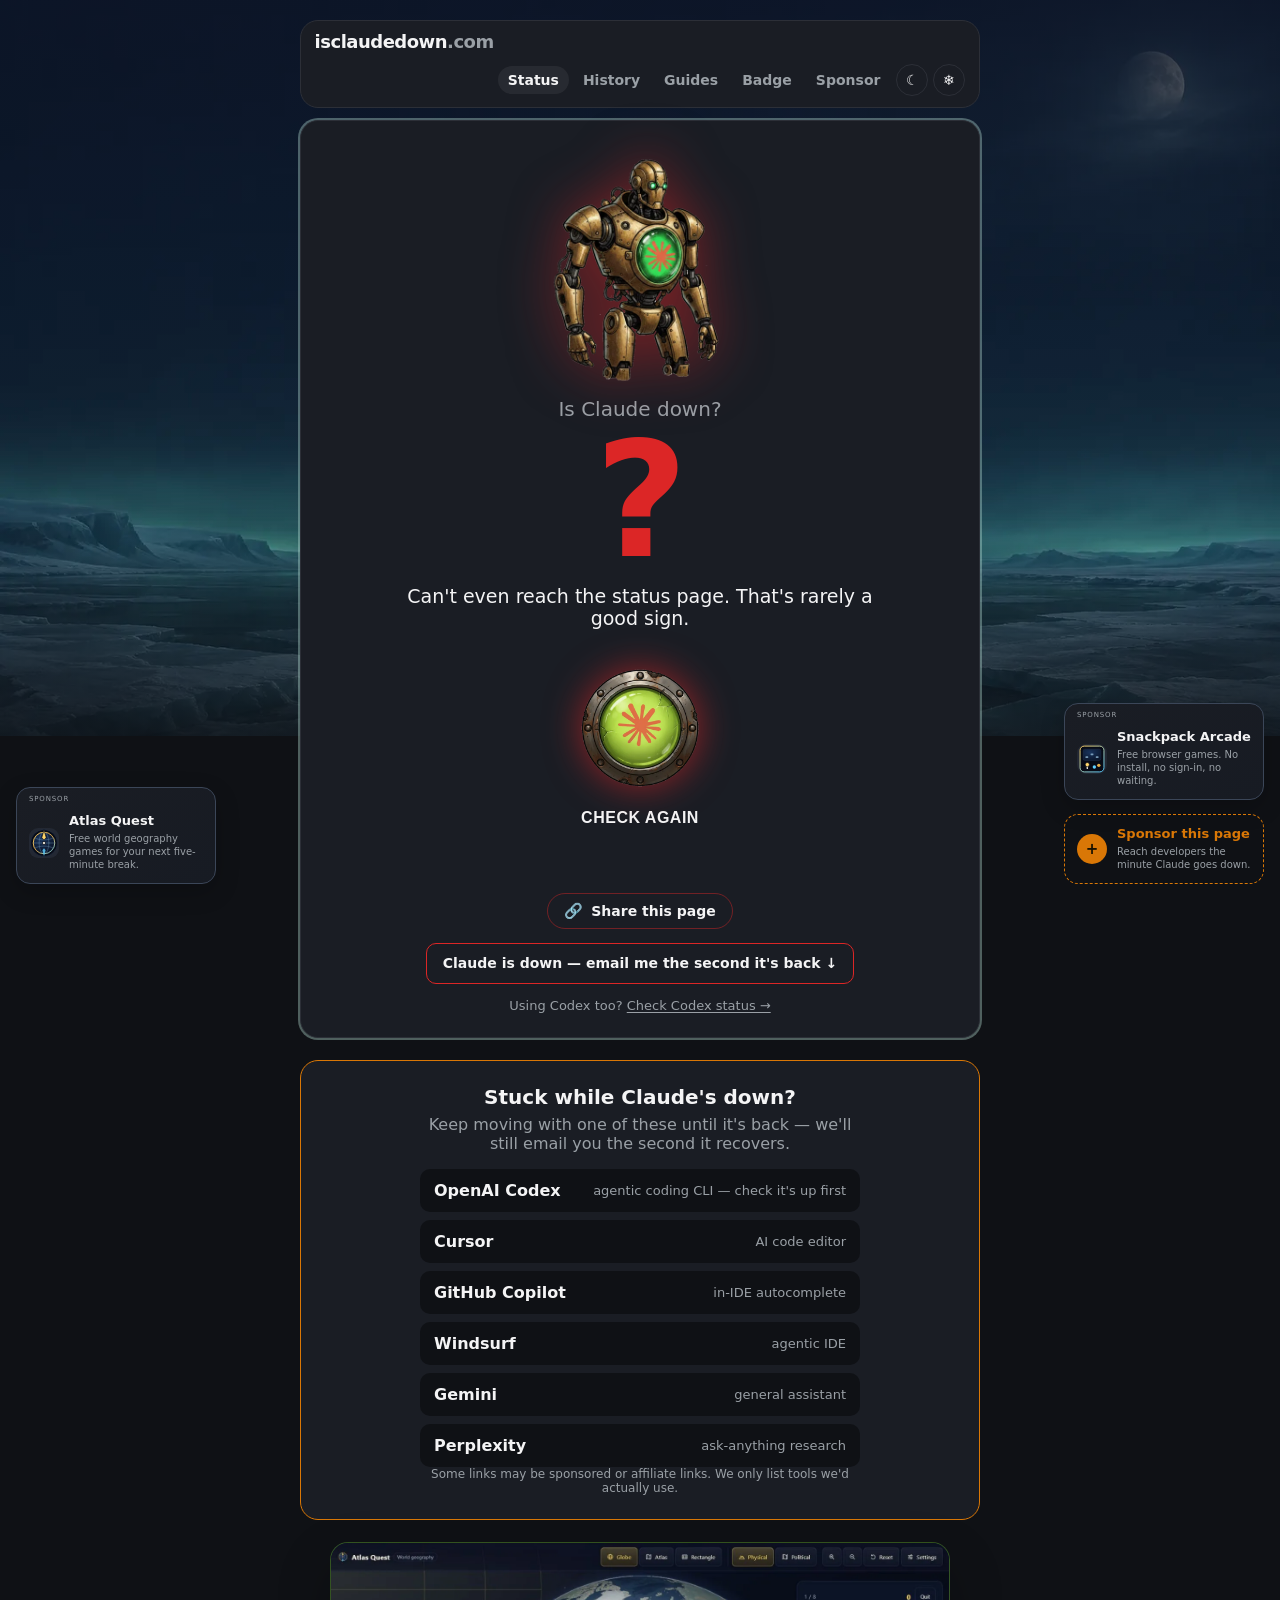
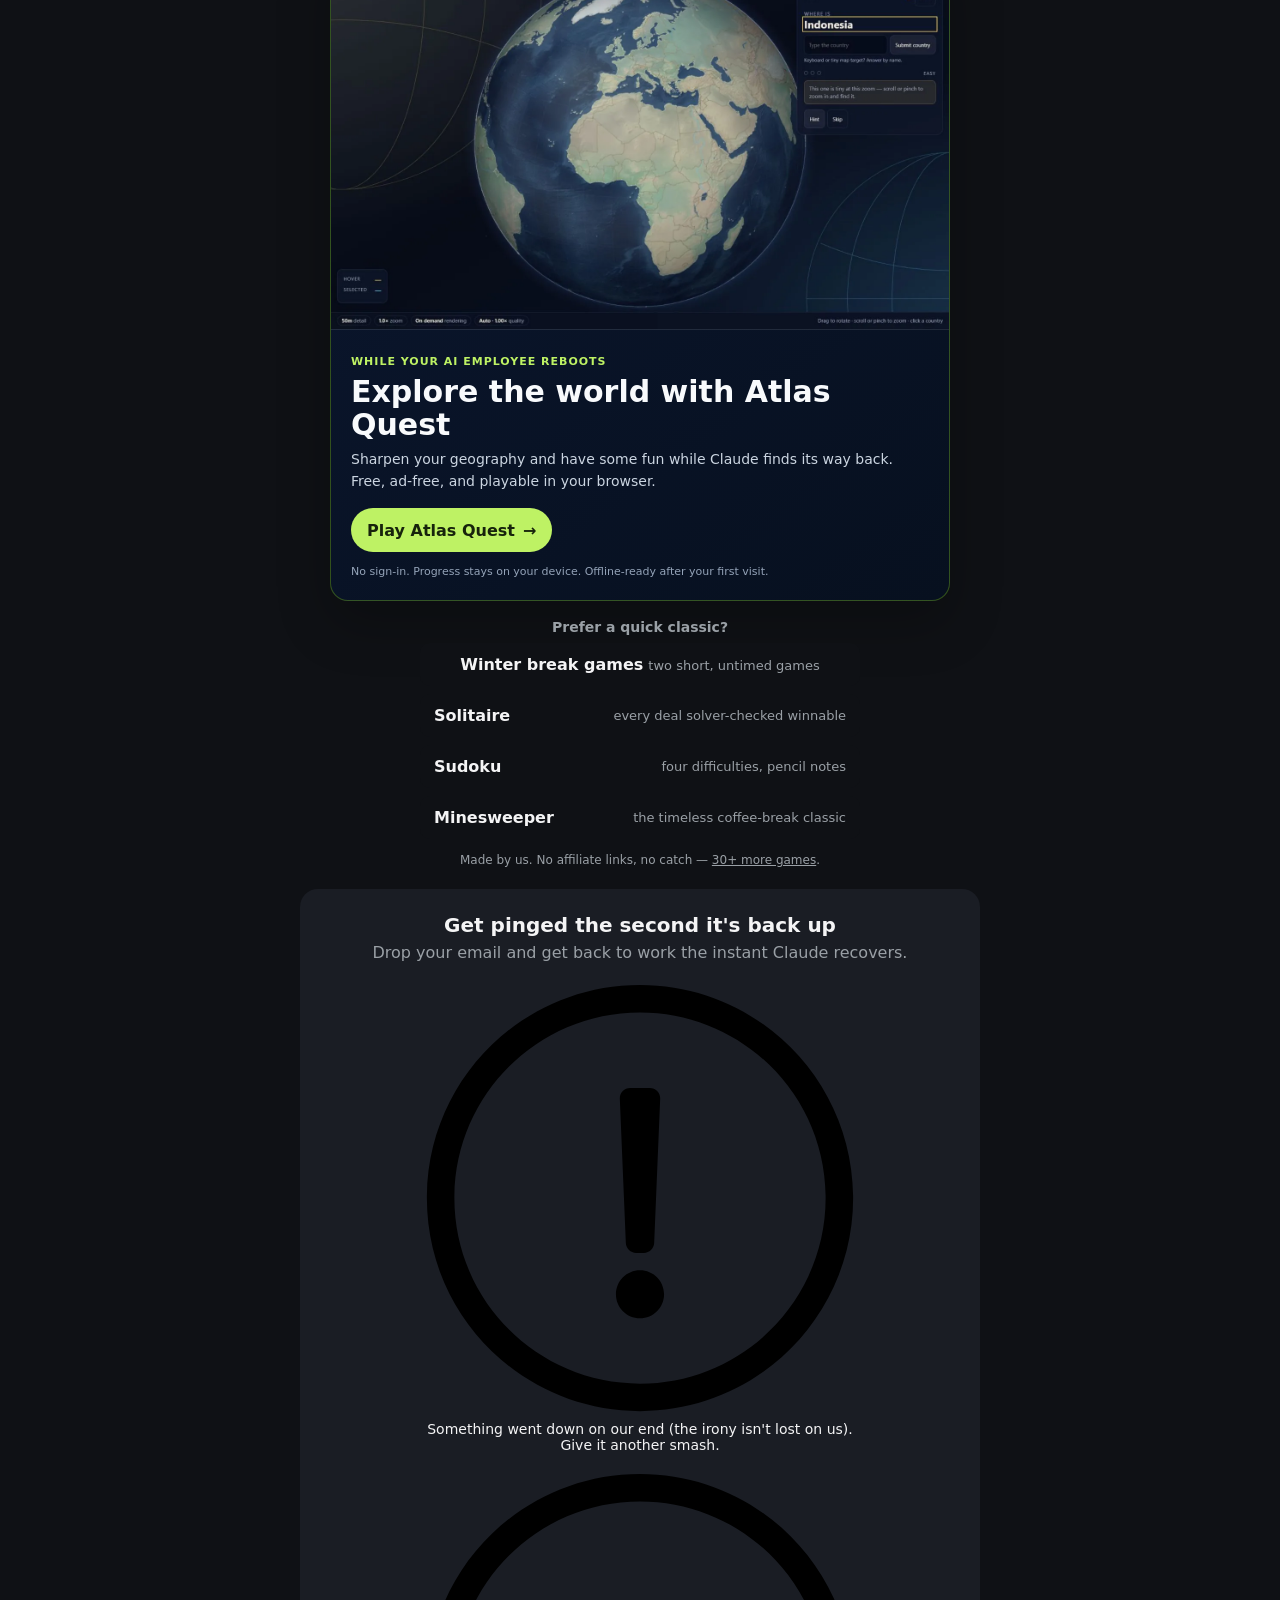
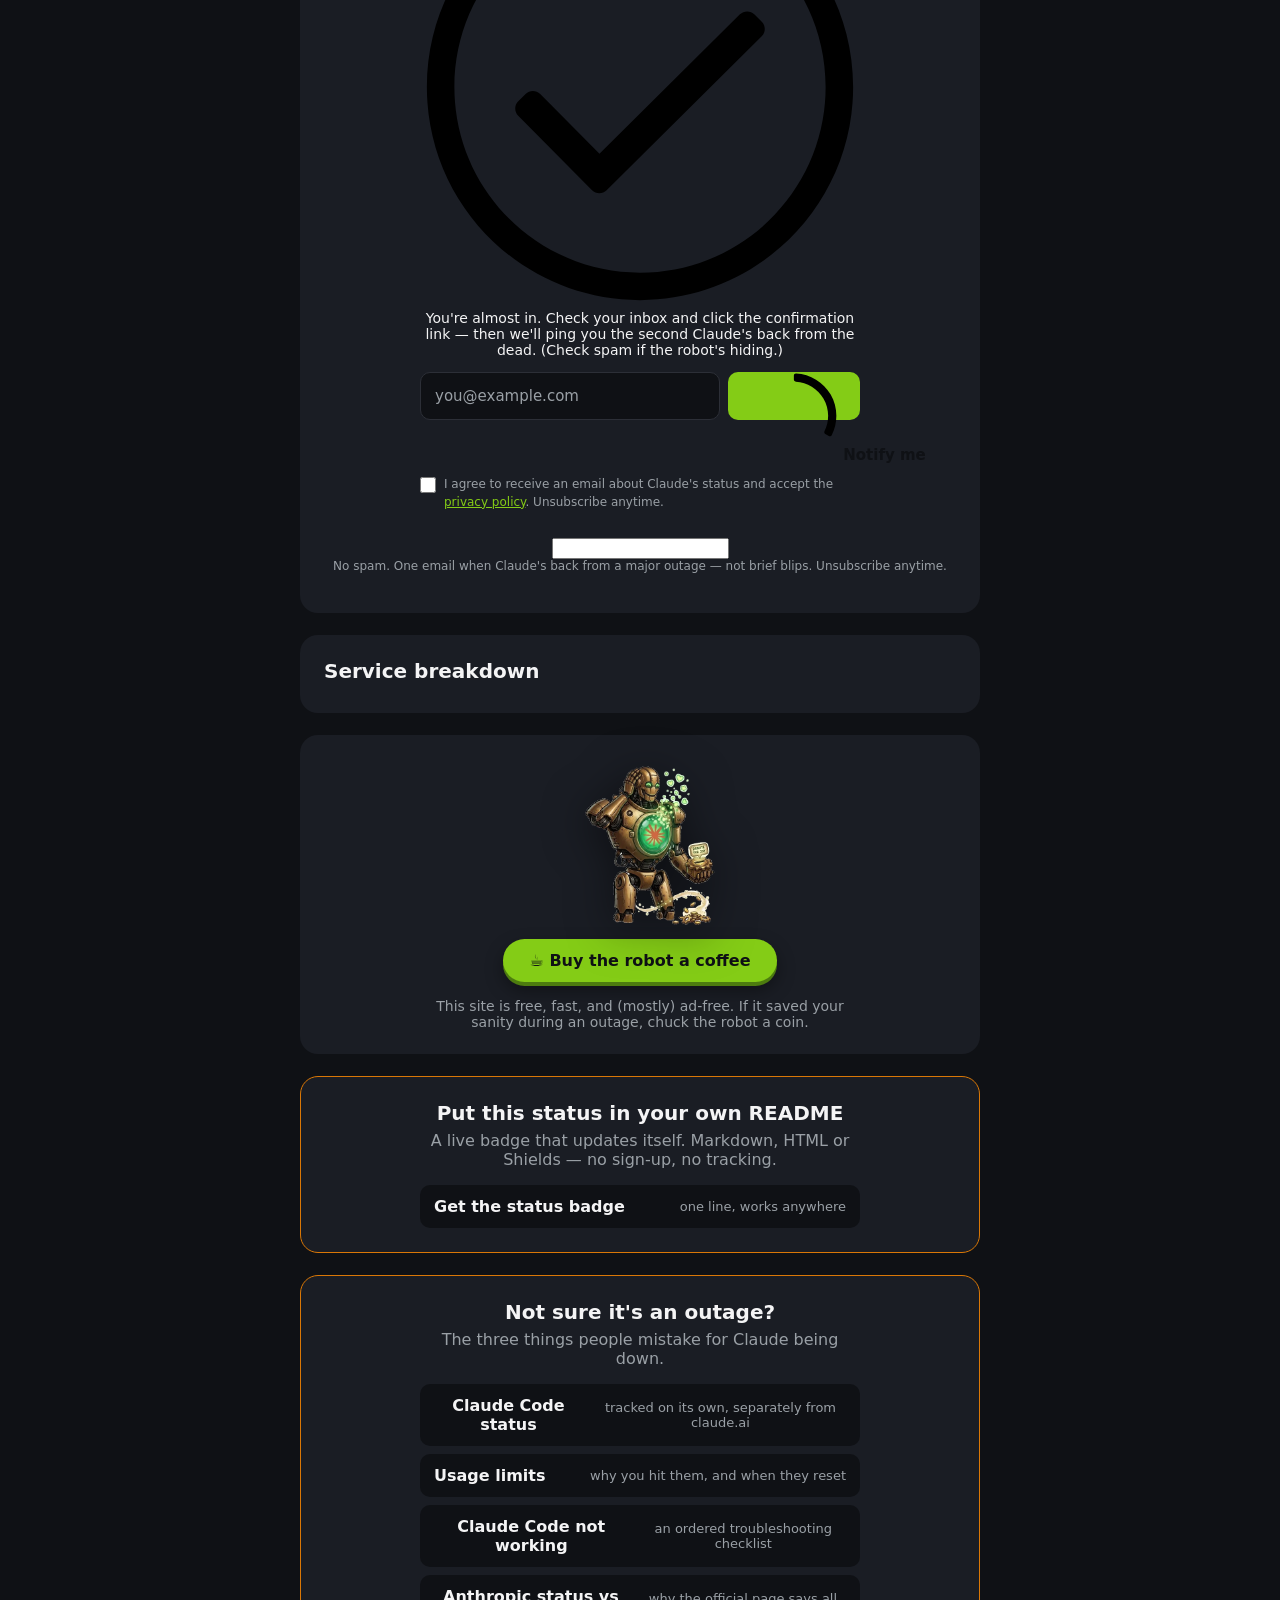
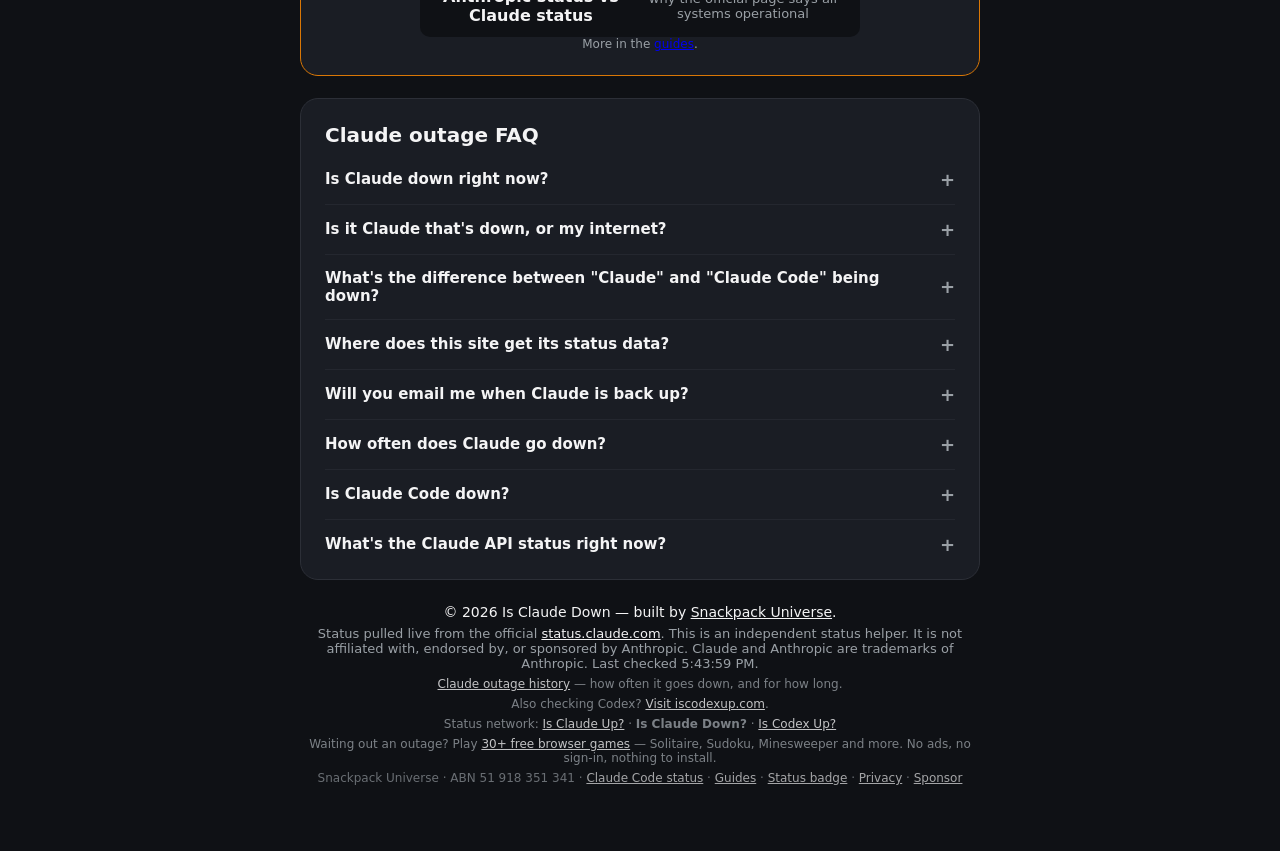
<file: index.html>
<!DOCTYPE html>
<html lang="en">
<head>
  <meta charset="UTF-8" />
  <meta name="viewport" content="width=device-width, initial-scale=1.0" />
  <!-- FORKING THIS TO ANOTHER PRODUCT (e.g. iscodexup.com)? Runtime values live in
       config.js; the static HTML swaps below are all listed in FORK.md. -->

  <!-- "right now" is in the actual query people type ("is claude down right now"), so keep it in the title. -->
  <title>Is Claude Down? Live Outage Check for Claude &amp; Claude Code</title>
  <meta name="description" content="Is Claude down right now? Live outage status for claude.ai, the Claude API and Claude Code from Anthropic's status page, plus an email when it's back." />

  <!-- Google Search Console verification -->

  <!-- Open Graph / social sharing (shows nicely when people paste the link during an outage) -->
  <meta property="og:title" content="Is Claude Down?" />
  <meta property="og:description" content="Live outage check for claude.ai, the Claude API and Claude Code. Get an email when it's back." />
  <meta property="og:type" content="website" />
  <meta property="og:url" content="https://isclaudedown.com/" />
  <meta property="og:site_name" content="Is Claude Down" />
  <!-- 1200x630 card. This is the growth loop: people paste this link into Slack/X mid-outage,
       and a large card gets clicked far more than the old 256px `summary` thumbnail. -->
  <meta property="og:image" content="https://isclaudedown.com/assets/og-card.png" />
  <meta property="og:image:width" content="1200" />
  <meta property="og:image:height" content="630" />
  <meta property="og:image:alt" content="Is Claude down right now? Live Claude and Claude Code status." />
  <meta name="twitter:card" content="summary_large_image" />
  <meta name="twitter:title" content="Is Claude Down?" />
  <meta name="twitter:description" content="Live outage check for claude.ai, the Claude API and Claude Code. Get an email when it's back." />
  <meta name="twitter:image" content="https://isclaudedown.com/assets/og-card.png" />
  <meta name="twitter:image:alt" content="Is Claude down right now? Live Claude and Claude Code status." />
  <meta name="theme-color" content="#0f1115" />

  <link rel="canonical" href="https://isclaudedown.com/" />
  <link rel="icon" type="image/png" href="assets/claude-logo-256.png" />

  <!-- PWA: installable on Windows (Edge/Chrome) and Android home screen -->
  <link rel="manifest" href="manifest.webmanifest" />
  <link rel="apple-touch-icon" href="assets/icon-192.png" />
  <meta name="mobile-web-app-capable" content="yes" />
  <meta name="apple-mobile-web-app-capable" content="yes" />
  <meta name="apple-mobile-web-app-status-bar-style" content="black-translucent" />
  <meta name="apple-mobile-web-app-title" content="IsClaudeUp" />

  <script type="application/ld+json">
  {
    "@context": "https://schema.org",
    "@type": "WebSite",
    "name": "Is Claude Down",
    "alternateName": "Is Claude Down?",
    "url": "https://isclaudedown.com/",
    "description": "Live status of Claude and Claude Code, pulled from Anthropic's official status feed, with email alerts the moment Claude recovers.",
    "publisher": {
      "@type": "Organization",
      "name": "SnackPack Universe",
      "url": "https://www.snackpackuniverse.com/"
    }
  }
  </script>
  <script type="application/ld+json">
  {
    "@context": "https://schema.org",
    "@type": "WebApplication",
    "name": "Is Claude Down",
    "url": "https://isclaudedown.com/",
    "applicationCategory": "DeveloperApplication",
    "operatingSystem": "Any (web browser)",
    "browserRequirements": "Requires JavaScript.",
    "description": "A live Claude status checker: reads Anthropic's official status feed every 30 seconds and shows a plain YES/NO answer, with optional email alerts when Claude recovers from an outage.",
    "offers": { "@type": "Offer", "price": "0", "priceCurrency": "USD" },
    "isAccessibleForFree": true,
    "publisher": {
      "@type": "Organization",
      "name": "SnackPack Universe",
      "url": "https://www.snackpackuniverse.com/"
    }
  }
  </script>
  <script type="application/ld+json">
  {
    "@context": "https://schema.org",
    "@type": "FAQPage",
    "mainEntity": [
      {
        "@type": "Question",
        "name": "Is Claude down right now?",
        "acceptedAnswer": {
          "@type": "Answer",
          "text": "This page checks Anthropic's official status feed live when it loads, and again every 30 seconds. If the big answer reads NO, Claude is reporting problems; YES means all systems are operational."
        }
      },
      {
        "@type": "Question",
        "name": "Is it Claude that's down, or my internet?",
        "acceptedAnswer": {
          "@type": "Answer",
          "text": "Quick checks: load another website to rule out your connection, try Claude in an incognito window or on a different network, and clear your cache. If this page shows Claude as up but it still fails for you, the problem is likely local — your network, a browser extension, or your account."
        }
      },
      {
        "@type": "Question",
        "name": "What's the difference between Claude and Claude Code being down?",
        "acceptedAnswer": {
          "@type": "Answer",
          "text": "Claude (claude.ai) is the chat app and the API; Claude Code is the command-line / agent tool for developers. They can fail independently — the API can be degraded while the website is fine, or vice versa. The service breakdown shows each component separately."
        }
      },
      {
        "@type": "Question",
        "name": "Where does this site get its status data?",
        "acceptedAnswer": {
          "@type": "Answer",
          "text": "Straight from Anthropic's official status page at status.claude.com — the same source Anthropic publishes. We don't run our own probes or guess, so what you see here matches the official report."
        }
      },
      {
        "@type": "Question",
        "name": "Will you email me when Claude is back up?",
        "acceptedAnswer": {
          "@type": "Answer",
          "text": "Yes — that's the whole point. Pop your email in the signup box and we'll send a single message the moment Claude recovers from a major outage (we skip brief blips so we're not spamming you), so you can get straight back to work."
        }
      },
      {
        "@type": "Question",
        "name": "How often does Claude go down?",
        "acceptedAnswer": {
          "@type": "Answer",
          "text": "Like any large online service, Claude is up the vast majority of the time but has the occasional incident — usually brief, and sometimes affecting only one component (a single model, or just the API). For the official history of past incidents, see status.claude.com."
        }
      },
      {
        "@type": "Question",
        "name": "Is Claude Code down?",
        "acceptedAnswer": {
          "@type": "Answer",
          "text": "Claude Code (the command-line / agent tool for developers) is tracked separately in the service breakdown above. It can be down even when claude.ai and the API are fine, so check that specific component. If this page shows Claude Code as operational but it still fails for you, the issue is likely local — your CLI version, network, or auth token."
        }
      },
      {
        "@type": "Question",
        "name": "What's the Claude API status right now?",
        "acceptedAnswer": {
          "@type": "Answer",
          "text": "The Claude API is shown as its own line in the service breakdown above, pulled live from Anthropic's official status feed. The API can be degraded independently of the claude.ai website or Claude Code, which is why developers often see failures while the chat app works fine."
        }
      }
    ]
  }
  </script>

  <!-- Preload the "up" robot + default button so the first paint is instant during a spike -->
  <link rel="preload" as="image" href="assets/robot-up.webp" />
  <link rel="preload" as="image" href="assets/smash-button.webp" />

  <!-- Brevo form base styles (loaded BEFORE style.css so our dark theme overrides win) -->
  <link rel="stylesheet" href="https://sibforms.com/forms/end-form/build/sib-styles.css" />
  <link rel="stylesheet" href="style.css" />

  <!--
    MONETIZATION (added later — email list first):
    When you have traffic + AdSense approval, paste your script here.
    A single-purpose page may be rejected by AdSense as "low value content";
    EthicalAds / Carbon Ads are friendlier to dev-audience utility sites.
    <script async src="https://pagead2.googlesyndication.com/pagead/js/adsbygoogle.js?client=ca-pub-XXXX" crossorigin="anonymous"></script>
  -->
<!-- theme:generated -->
<script>
  (function () {
    var d = document.documentElement, t = null;
    try { t = localStorage.getItem("snackpack.theme.v1"); } catch (e) {}
    if (t !== "dark" && t !== "light" && t !== "cream") {
      // Dark for everyone on a first visit, not conditional on the OS: this
      // site is designed dark and that is what it should be judged on.
      t = "dark";
    }
    d.setAttribute("data-theme", t);
    d.setAttribute("data-theme-default", "dark");
  })();
</script>
<script defer src="theme.js"></script>
<link rel="stylesheet" href="seasonal-appearance.css">
<script src="seasonal-appearance.js" data-rotation-offset="2"></script>
<!-- /theme:generated -->



</head>
<body data-state="loading">
  <main class="wrap">
    <header class="topbar">
      <span class="brand">isclaudedown<span class="dot">.com</span></span>
<!-- nav:generated -->
    <nav aria-label="Primary">
      <ul class="nav-links">
        <li><a href="index.html" aria-current="page">Status</a></li>
        <li><a href="history.html">History</a></li>
        <li><a href="guides.html">Guides</a></li>
        <li><a href="badge.html">Badge</a></li>
        <li><a href="sponsor.html">Sponsor</a></li>
      </ul>
    </nav>
<!-- /nav:generated -->



    </header>

    <!-- THE BIG TV -->
    <section class="tv" aria-live="polite">
      <div class="mascot" id="mascot">
        <!-- src swapped by script.js based on live status -->
        <img id="mascot-img" src="assets/robot-up.webp" alt="Claude status robot" width="220" height="220" />
      </div>

      <!-- MUST match the polarity of config.js copy.*.verdict. This domain asks
           "down", so the answers are NO when Claude is up and YES when it is
           down. Ask "up" here and the page reads "Is Claude up? NO" while
           Claude is working -- i.e. it tells people it is broken. -->
      <p class="question">Is Claude down?</p>
      <h1 class="verdict" id="verdict">…</h1>
      <p class="subline" id="subline">Checking the official status page…</p>

      <button class="smash" id="smash" type="button" aria-label="Check again">
        <img id="smash-img" src="assets/smash-button.webp" alt="Check again button" width="140" height="140" />
        <span class="smash-label">Check Again</span>
      </button>
      <p class="quote" id="quote"></p>

      <!-- The link gets pasted into Slack/X during outages — that's basically all our
           organic reach. Make it one tap. Native share sheet on mobile, clipboard elsewhere. -->
      <button class="share" id="share" type="button" aria-label="Share this page">
        <span class="share-icon" aria-hidden="true">🔗</span>
        <span class="share-label">Share this page</span>
      </button>


      <!-- OUTAGE EMAIL PROMPT (outage only) -- the signup form is four sections
           below this, which is fine on a calm day and wrong during an outage:
           the offer is only worth anything while the verdict reads NO. Same
           gating as .alternatives. Anchors to the one existing form; there is
           deliberately no second form and no second list. -->
      <p class="outage-capture">
        <a class="outage-capture-link" href="#signup">
          Claude is down &mdash; email me the second it's back &darr;
        </a>
      </p>

      <!-- Sister site. The .alternatives block below is hidden while Claude is up, so
           without this line the cross-link only exists in the footer on a calm day. -->
      <p class="sister">
        Using Codex too? <a href="https://iscodexup.com/">Check Codex status &rarr;</a>
      </p>
    </section>

    <!-- CONTEXTUAL BACKUP TOOLS — only shown during an outage (CSS toggles on data-state) -->
    <section class="alternatives">
      <h2>Stuck while Claude's down?</h2>
      <p>Keep moving with one of these until it's back — we'll still email you the second it recovers.</p>
      <ul class="alt-list">
        <!-- Codex goes FIRST and links to our own sister site's status check, not straight to
             OpenAI: if someone is bailing out of Claude anyway, they should at least find out
             whether the alternative is up before they switch. iscodexup mirrors this with Claude Code. -->
        <li><a href="https://iscodexup.com/" target="_blank" rel="noopener">OpenAI Codex</a> <span>agentic coding CLI — check it's up first</span></li>
        <li><a href="https://cursor.com" target="_blank" rel="sponsored noopener">Cursor</a> <span>AI code editor</span></li>
        <li><a href="https://github.com/features/copilot" target="_blank" rel="sponsored noopener">GitHub Copilot</a> <span>in-IDE autocomplete</span></li>
        <li><a href="https://windsurf.com" target="_blank" rel="sponsored noopener">Windsurf</a> <span>agentic IDE</span></li>
        <li><a href="https://gemini.google.com" target="_blank" rel="sponsored noopener">Gemini</a> <span>general assistant</span></li>
        <!-- These are honest, UNMONETIZED recommendations for now.
             None of these tools currently have a joinable affiliate program for us:
             Cursor/Copilot/Windsurf have none; Perplexity's Dub program wasn't
             available to sign up (invite-only/paused as of 2026-06). If a REPUTABLE
             program opens up, swap that tool's href for the tracking link + keep
             rel="sponsored". Do NOT add low-trust tools (e.g. AI Fiesta) just for
             commission — credibility is what makes this slot work. -->
        <li><a href="https://www.perplexity.ai" target="_blank" rel="noopener">Perplexity</a> <span>ask-anything research</span></li>
      </ul>
      <p class="alt-disclaimer">Some links may be sponsored or affiliate links. We only list tools we'd actually use.</p>
    </section>

    <!-- WAITING ROOM — outage only. Atlas is first-party studio content, not a
         sponsor placement; the independent sponsor rail remains unchanged. -->
    <section class="waiting-room">
      <article class="atlas-waiting-card">
        <a class="atlas-waiting-media" href="https://atlas.snackpackuniverse.com/" target="_blank" rel="noopener" aria-label="Play Atlas Quest while Claude recovers">
          <picture>
            <source srcset="assets/atlas/atlas-quest-gameplay.webp" type="image/webp">
            <img src="assets/atlas/atlas-quest-gameplay.png" alt="Atlas Quest showing its physical globe during a country-finding round." width="1440" height="900" loading="lazy" decoding="async">
          </picture>
        </a>
        <div class="atlas-waiting-copy">
          <span class="atlas-waiting-eyebrow">While your AI employee reboots</span>
          <h2>Explore the world with Atlas Quest</h2>
          <p>Sharpen your geography and have some fun while Claude finds its way back. Free, ad-free, and playable in your browser.</p>
          <a class="atlas-waiting-cta" href="https://atlas.snackpackuniverse.com/" target="_blank" rel="noopener">Play Atlas Quest <span aria-hidden="true">&rarr;</span></a>
          <small>No sign-in. Progress stays on your device. Offline-ready after your first visit.</small>
        </div>
      </article>
      <h3>Prefer a quick classic?</h3>
      <ul class="alt-list">
        <li class="winter-break"><a href="https://www.snackpackuniverse.com/winter/#play">Winter break games</a> <span>two short, untimed games</span></li>
        <li><a href="https://www.snackpackuniverse.com/play/solitaire/?utm_source=isclaudedown&amp;utm_medium=waiting-room&amp;utm_campaign=solitaire" target="_blank" rel="noopener">Solitaire</a> <span>every deal solver-checked winnable</span></li>
        <li><a href="https://www.snackpackuniverse.com/play/sudoku/?utm_source=isclaudedown&amp;utm_medium=waiting-room&amp;utm_campaign=sudoku" target="_blank" rel="noopener">Sudoku</a> <span>four difficulties, pencil notes</span></li>
        <li><a href="https://www.snackpackuniverse.com/play/minesweeper/?utm_source=isclaudedown&amp;utm_medium=waiting-room&amp;utm_campaign=minesweeper" target="_blank" rel="noopener">Minesweeper</a> <span>the timeless coffee-break classic</span></li>
      </ul>
      <p class="alt-disclaimer">Made by us. No affiliate links, no catch — <a href="https://www.snackpackuniverse.com/play/">30+ more games</a>.</p>
    </section>

    <!-- COMPANION TOOLS — pairs WITH Claude (not an outage fallback), so it shows in the calm view too.
         STAGED: keep this commented out until the Wispr Flow affiliate application is approved.
         To go live: (1) uncomment this block, (2) swap the href for the Dub/affiliate tracking
         link, keeping rel="sponsored". Until a program is live, an honest unmonetized href + plain
         rel="noopener" is fine (same approach as the Perplexity row above). Do NOT pile more tools
         in here — one genuinely-complementary pick keeps it credible. -->
    <!--
    <section class="companions">
      <h2>Pairs well with Claude</h2>
      <p>A tool we actually use alongside it day to day.</p>
      <ul class="alt-list">
        <li><a href="https://wisprflow.ai" target="_blank" rel="sponsored noopener">Wispr Flow</a> <span>voice-to-text — dictate straight into Claude</span></li>
      </ul>
      <p class="alt-disclaimer">Sponsored/affiliate link. We only list tools we'd actually use.</p>
    </section>
    -->

    <!-- NEWSLETTER (the real asset) -->
    <section class="signup" id="signup">
      <h2>Get pinged the second it's back up</h2>
      <p>Drop your email and get back to work the instant Claude recovers.</p>

      <!-- Brevo form (HTML embed, restyled to the dark theme). Logic handled by main.js at end of <body>. -->
      <div class="sib-form">
        <div id="sib-form-container" class="sib-form-container">

          <div id="error-message" class="sib-form-message-panel">
            <div class="sib-form-message-panel__text sib-form-message-panel__text--center">
              <svg viewBox="0 0 512 512" class="sib-icon sib-notification__icon">
                <path d="M256 40c118.621 0 216 96.075 216 216 0 119.291-96.61 216-216 216-119.244 0-216-96.562-216-216 0-119.203 96.602-216 216-216m0-32C119.043 8 8 119.083 8 256c0 136.997 111.043 248 248 248s248-111.003 248-248C504 119.083 392.957 8 256 8zm-11.49 120h22.979c6.823 0 12.274 5.682 11.99 12.5l-7 168c-.268 6.428-5.556 11.5-11.99 11.5h-8.979c-6.433 0-11.722-5.073-11.99-11.5l-7-168c-.283-6.818 5.167-12.5 11.99-12.5zM256 340c-15.464 0-28 12.536-28 28s12.536 28 28 28 28-12.536 28-28-12.536-28-28-28z" />
              </svg>
              <span class="sib-form-message-panel__inner-text">Something went down on our end (the irony isn't lost on us). Give it another smash.</span>
            </div>
          </div>

          <div id="success-message" class="sib-form-message-panel">
            <div class="sib-form-message-panel__text sib-form-message-panel__text--center">
              <svg viewBox="0 0 512 512" class="sib-icon sib-notification__icon">
                <path d="M256 8C119.033 8 8 119.033 8 256s111.033 248 248 248 248-111.033 248-248S392.967 8 256 8zm0 464c-118.664 0-216-96.055-216-216 0-118.663 96.055-216 216-216 118.664 0 216 96.055 216 216 0 118.663-96.055 216-216 216zm141.63-274.961L217.15 376.071c-4.705 4.667-12.303 4.637-16.97-.068l-85.878-86.572c-4.667-4.705-4.637-12.303.068-16.97l8.52-8.451c4.705-4.667 12.303-4.637 16.97.068l68.976 69.533 163.441-162.13c4.705-4.667 12.303-4.637 16.97.068l8.451 8.52c4.668 4.705 4.637 12.303-.068 16.97z" />
              </svg>
              <span class="sib-form-message-panel__inner-text">You're almost in. Check your inbox and click the confirmation link — then we'll ping you the second Claude's back from the dead. (Check spam if the robot's hiding.)</span>
            </div>
          </div>

          <div id="sib-container" class="sib-container--large sib-container--vertical">
            <form id="sib-form" method="POST"
                  action="https://c8e915bf.sibforms.com/serve/[base64]"
                  data-type="subscription">

              <div class="sib-input sib-form-block">
                <div class="form__entry entry_block">
                  <div class="form__label-row">
                    <div class="entry__field">
                      <input class="input" type="text" id="EMAIL" name="EMAIL" autocomplete="off"
                             placeholder="you@example.com" data-required="true" required />
                    </div>
                  </div>
                  <label class="entry__error entry__error--primary"></label>
                </div>
              </div>

              <div class="sib-form-block">
                <button class="sib-form-block__button sib-form-block__button-with-loader" form="sib-form" type="submit">
                  <svg class="icon clickable__icon progress-indicator__icon sib-hide-loader-icon" viewBox="0 0 512 512">
                    <path d="M460.116 373.846l-20.823-12.022c-5.541-3.199-7.54-10.159-4.663-15.874 30.137-59.886 28.343-131.652-5.386-189.946-33.641-58.394-94.896-95.833-161.827-99.676C261.028 55.961 256 50.751 256 44.352V20.309c0-6.904 5.808-12.337 12.703-11.982 83.556 4.306 160.163 50.864 202.11 123.677 42.063 72.696 44.079 162.316 6.031 236.832-3.14 6.148-10.75 8.461-16.728 5.01z" />
                  </svg>
                  Notify me
                </button>
              </div>

              <!-- GDPR consent (required) — the Brevo list has consent enabled, so this
                   field must be present and ticked. value="1" is what Brevo records. -->
              <div class="sib-optin sib-form-block" data-required="true">
                <div class="form__entry entry_mcq">
                  <label class="consent-label">
                    <input type="checkbox" value="1" id="GDPR_CONSENT" name="GDPR_CONSENT" required />
                    <span class="consent-text">I agree to receive an email about Claude's status and accept the <a href="privacy.html">privacy policy</a>. Unsubscribe anytime.</span>
                  </label>
                  <label class="entry__error entry__error--primary"></label>
                </div>
              </div>

              <!-- honeypot + locale (keep these — Brevo needs them) -->
              <input type="text" name="email_address_check" value="" class="input--hidden" />
              <input type="hidden" name="locale" value="en" />
            </form>
          </div>

        </div>
      </div>
      <p class="finehint">No spam. One email when Claude's back from a major outage — not brief blips. Unsubscribe anytime.</p>
    </section>

    <!-- LIVE COMPONENT BREAKDOWN -->
    <section class="components">
      <h2>Service breakdown</h2>
      <ul id="components"></ul>
    </section>

    <!-- SUPPORT / DONATE -->
    <section class="support-card">
      <a class="donate" href="https://buy.stripe.com/bJe3cwf8KgCnaYNaR10VO00?client_reference_id=isclaudedown"
         target="_blank" rel="noopener" aria-label="Support isclaudedown via Stripe">
        <img src="assets/donate.webp" alt="Brass robot holding a donation box with coins at its feet" width="160" height="160" loading="lazy" />
        <span class="donate-btn">☕ Buy the robot a coffee</span>
      </a>
      <p class="support-copy">
        This site is free, fast, and (mostly) ad-free. If it saved your sanity
        during an outage, chuck the robot a coin.
      </p>
    </section>

    <!-- BADGE + GUIDES — the badge is the link-earning asset (READMEs link back),
         and the guides catch the long-tail queries the one-word verdict can't. -->
    <section class="alternatives">
      <h2>Put this status in your own README</h2>
      <p>A live badge that updates itself. Markdown, HTML or Shields — no sign-up, no tracking.</p>
      <ul class="alt-list">
        <li><a href="badge.html">Get the status badge</a> <span>one line, works anywhere</span></li>
      </ul>
    </section>

    <section class="alternatives">
      <h2>Not sure it's an outage?</h2>
      <p>The three things people mistake for Claude being down.</p>
      <ul class="alt-list">
        <li><a href="claude-code-status.html">Claude Code status</a> <span>tracked on its own, separately from claude.ai</span></li>
        <li><a href="claude-rate-limits.html">Usage limits</a> <span>why you hit them, and when they reset</span></li>
        <li><a href="claude-code-not-working.html">Claude Code not working</a> <span>an ordered troubleshooting checklist</span></li>
        <li><a href="anthropic-status-vs-claude-status.html">Anthropic status vs Claude status</a> <span>why the official page says all systems operational</span></li>
      </ul>
      <p class="alt-disclaimer">More in the <a href="guides.html">guides</a>.</p>
    </section>

    <!-- FAQ — content for humans + SEO + groundwork for ad approval -->
    <section class="faq">
      <h2>Claude outage FAQ</h2>

      <details>
        <summary>Is Claude down right now?</summary>
        <p>This page checks Anthropic's official status feed live when it loads, and again every 30 seconds. If the big answer reads <strong>NO</strong>, Claude is reporting problems; <strong>YES</strong> means all systems are operational.</p>
      </details>

      <details>
        <summary>Is it Claude that's down, or my internet?</summary>
        <p>Quick checks: load another website to rule out your connection, try Claude in an incognito window or on a different network, and clear your cache. If this page shows Claude as up but it still fails for you, the problem is likely local — your network, a browser extension, or your account.</p>
      </details>

      <details>
        <summary>What's the difference between "Claude" and "Claude Code" being down?</summary>
        <p>Claude (claude.ai) is the chat app and the API; Claude Code is the command-line / agent tool for developers. They can fail independently — the API can be degraded while the website is fine, or vice versa. The service breakdown above shows each component separately.</p>
      </details>

      <details>
        <summary>Where does this site get its status data?</summary>
        <p>Straight from Anthropic's official status page at status.claude.com — the same source Anthropic publishes. We don't run our own probes or guess, so what you see here matches the official report.</p>
      </details>

      <details>
        <summary>Will you email me when Claude is back up?</summary>
        <p>Yes — that's the whole point. Pop your email in the signup box above and we'll send a single message the moment Claude recovers from a major outage (we skip brief blips so we're not spamming you), so you can get straight back to work.</p>
      </details>

      <details>
        <summary>How often does Claude go down?</summary>
        <p>Like any large online service, Claude is up the vast majority of the time but has the occasional incident — usually brief, and sometimes affecting only one component (a single model, or just the API). We keep a running <a href="history.html">Claude outage history</a> with the incident count for the last 30 and 90 days and how long each one lasted, straight from Anthropic's feed.</p>
      </details>

      <details>
        <summary>Is Claude Code down?</summary>
        <p>Claude Code — the command-line / agent tool for developers — is tracked separately in the service breakdown above. It can be down even when claude.ai and the API are fine, so check that specific component. If this page shows Claude Code as operational but it still fails for you, the issue is likely local — your CLI version, network, or auth token.</p>
      </details>

      <details>
        <summary>What's the Claude API status right now?</summary>
        <p>The Claude API is shown as its own line in the service breakdown above, pulled live from Anthropic's official status feed. The API can be degraded independently of the claude.ai website or Claude Code, which is why developers often see failures while the chat app works fine.</p>
      </details>
    </section>

    <footer class="foot">
      <p class="foot-main">
        © 2026 Is Claude Down — built by
        <a href="https://www.snackpackuniverse.com/">Snackpack Universe</a>.
      </p>
      <p>
        Status pulled live from the official
        <a href="https://status.claude.com" target="_blank" rel="noopener">status.claude.com</a>.
        This is an independent status helper. It is not affiliated with, endorsed by, or sponsored by Anthropic. Claude and Anthropic are trademarks of Anthropic.
        Last checked <span id="updated">—</span>.
      </p>
      <p class="foot-network">
        <a href="history.html">Claude outage history</a> — how often it goes down, and for how long.
      </p>
      <p class="foot-network">
        Also checking Codex? <a href="https://iscodexup.com/" target="_blank" rel="noopener">Visit iscodexup.com</a>.
      </p>
      <p class="foot-network" aria-label="SnackPack status network">
        Status network:
        <a href="https://isclaudeup.com/">Is Claude Up?</a> ·
        <strong>Is Claude Down?</strong> ·
        <a href="https://iscodexup.com/">Is Codex Up?</a>
      </p>
      <p class="foot-network">
        Waiting out an outage? Play
        <a href="https://www.snackpackuniverse.com/play/?utm_source=isclaudedown&amp;utm_medium=footer&amp;utm_campaign=arcade-hub">30+ free browser games</a>
        — Solitaire, Sudoku, Minesweeper and more. No ads, no sign-in, nothing to install.
      </p>
      <p class="foot-legal">
        Snackpack Universe · ABN 51 918 351 341 ·
        <a href="claude-code-status.html">Claude Code status</a> ·
        <a href="guides.html">Guides</a> ·
        <a href="badge.html">Status badge</a> ·
        <a href="privacy.html">Privacy</a> ·
        <a href="sponsor.html">Sponsor</a>
      </p>
    </footer>
  </main>

  <!-- config.js MUST load before script.js (script.js reads window.SITE) -->
  <script src="config.js"></script>
  <script src="script.js"></script>

  <!-- Self-contained signup handler. We deliberately do NOT load Brevo's main.js:
       it can't parse our custom dark-theme consent field, which made it misreport
       the email error and fall back to a native POST. Instead we validate inline
       (so we control the messages) and submit using Brevo's own AJAX transport:
       XMLHttpRequest + FormData to `<action>?isAjax=1`. The ?isAjax=1 flag is what
       makes Brevo actually process the signup and send the double-opt-in email —
       a plain POST without it returns 200 but is silently ignored. -->
  <script>
    (function () {
      var form = document.getElementById('sib-form');
      if (!form) return;
      var email      = document.getElementById('EMAIL');
      var consent    = document.getElementById('GDPR_CONSENT');
      var emailErr   = form.querySelector('.sib-input .entry__error');
      var consentErr = form.querySelector('.sib-optin .entry__error');
      var errorPanel = document.getElementById('error-message');
      var okPanel    = document.getElementById('success-message');
      var errorInner = errorPanel && errorPanel.querySelector('.sib-form-message-panel__inner-text');
      var DEFAULT_ERROR = errorInner ? errorInner.textContent : '';

      var MSG_EMAIL_REQUIRED   = "Can't email the void. Pop your email address in first.";
      var MSG_EMAIL_INVALID    = "That email looks about as broken as Claude right now. Double-check the format and try again.";
      var MSG_CONSENT_REQUIRED = "Please tick the box to proceed.";
      var EMAIL_RE = /^[^\s@]+@[^\s@]+\.[^\s@]+$/;

      form.setAttribute('novalidate', 'novalidate'); // we validate ourselves

      function setErr(el, msg) { if (el) { el.textContent = msg || ''; el.style.display = msg ? 'block' : 'none'; } }
      function hidePanels() { if (errorPanel) errorPanel.style.display = 'none'; if (okPanel) okPanel.style.display = 'none'; }
      function showSuccess() { hidePanels(); if (okPanel) { okPanel.style.display = 'block'; okPanel.scrollIntoView({ behavior: 'smooth', block: 'center' }); } form.reset(); }
      function brevoErrorText(res) {
        if (!res) return '';
        if (typeof res.message === 'string' && res.message) return res.message;
        if (res.errors) {
          try {
            if (typeof res.errors === 'string') return res.errors;
            var parts = [];
            if (Array.isArray(res.errors)) res.errors.forEach(function (e) { parts.push(typeof e === 'string' ? e : (e.message || JSON.stringify(e))); });
            else Object.keys(res.errors).forEach(function (k) { parts.push(res.errors[k]); });
            return parts.join(' ');
          } catch (e) {}
        }
        return '';
      }
      function showError(res) {
        if (errorInner) errorInner.textContent = brevoErrorText(res) || DEFAULT_ERROR;
        hidePanels();
        if (errorPanel) { errorPanel.style.display = 'block'; errorPanel.scrollIntoView({ behavior: 'smooth', block: 'center' }); }
      }

      form.addEventListener('submit', function (ev) {
        ev.preventDefault();
        setErr(emailErr, ''); setErr(consentErr, ''); hidePanels();
        var val = (email && email.value || '').trim();
        if (!val)                        { setErr(emailErr, MSG_EMAIL_REQUIRED); email.focus(); return; }
        if (!EMAIL_RE.test(val))         { setErr(emailErr, MSG_EMAIL_INVALID);  email.focus(); return; }
        if (consent && !consent.checked) { setErr(consentErr, MSG_CONSENT_REQUIRED); consent.focus(); return; }

        // Submit exactly the way Brevo's own script does.
        var data = new FormData(form);
        var xhr = new XMLHttpRequest();
        xhr.addEventListener('load', function () {
          var res = null; try { res = JSON.parse(xhr.response); } catch (e) {}
          if (xhr.status >= 200 && xhr.status < 300 && !(res && res.errors)) showSuccess();
          else showError(res);
        });
        xhr.addEventListener('error', function () { console.error('[signup] network error reaching Brevo'); showError(null); });
        xhr.open('POST', form.getAttribute('action') + '?isAjax=1');
        xhr.send(data);
      });
    })();
  </script>

  <!-- Sponsor rails. Fixed to the bottom corners, shown only when the viewport is
       wide enough to fit them beside the 720px content column (see style.css).
       Rendered from window.SITE.sponsors by rails.js; last in the DOM so they
       come last in tab order. -->
  <aside class="rail rail--left" data-rail="left" aria-label="Sponsors" hidden></aside>
  <aside class="rail rail--right" data-rail="right" aria-label="Sponsors"></aside>
  <script defer src="rails.js"></script>

  <!-- Cloudflare Web Analytics — privacy-friendly, cookieless (no consent banner needed) -->
  <script defer src="https://static.cloudflareinsights.com/beacon.min.js"
          data-cf-beacon='{"token": "4ae1f058607c40e0ac708b0199d0e1a7"}'></script>

  <!-- PWA: register the service worker so the site is installable / works offline -->
  <script>
    if ("serviceWorker" in navigator) {
      window.addEventListener("load", () => navigator.serviceWorker.register("sw.js").catch(() => {}));
    }
  </script>
</body>
</html>
</file>
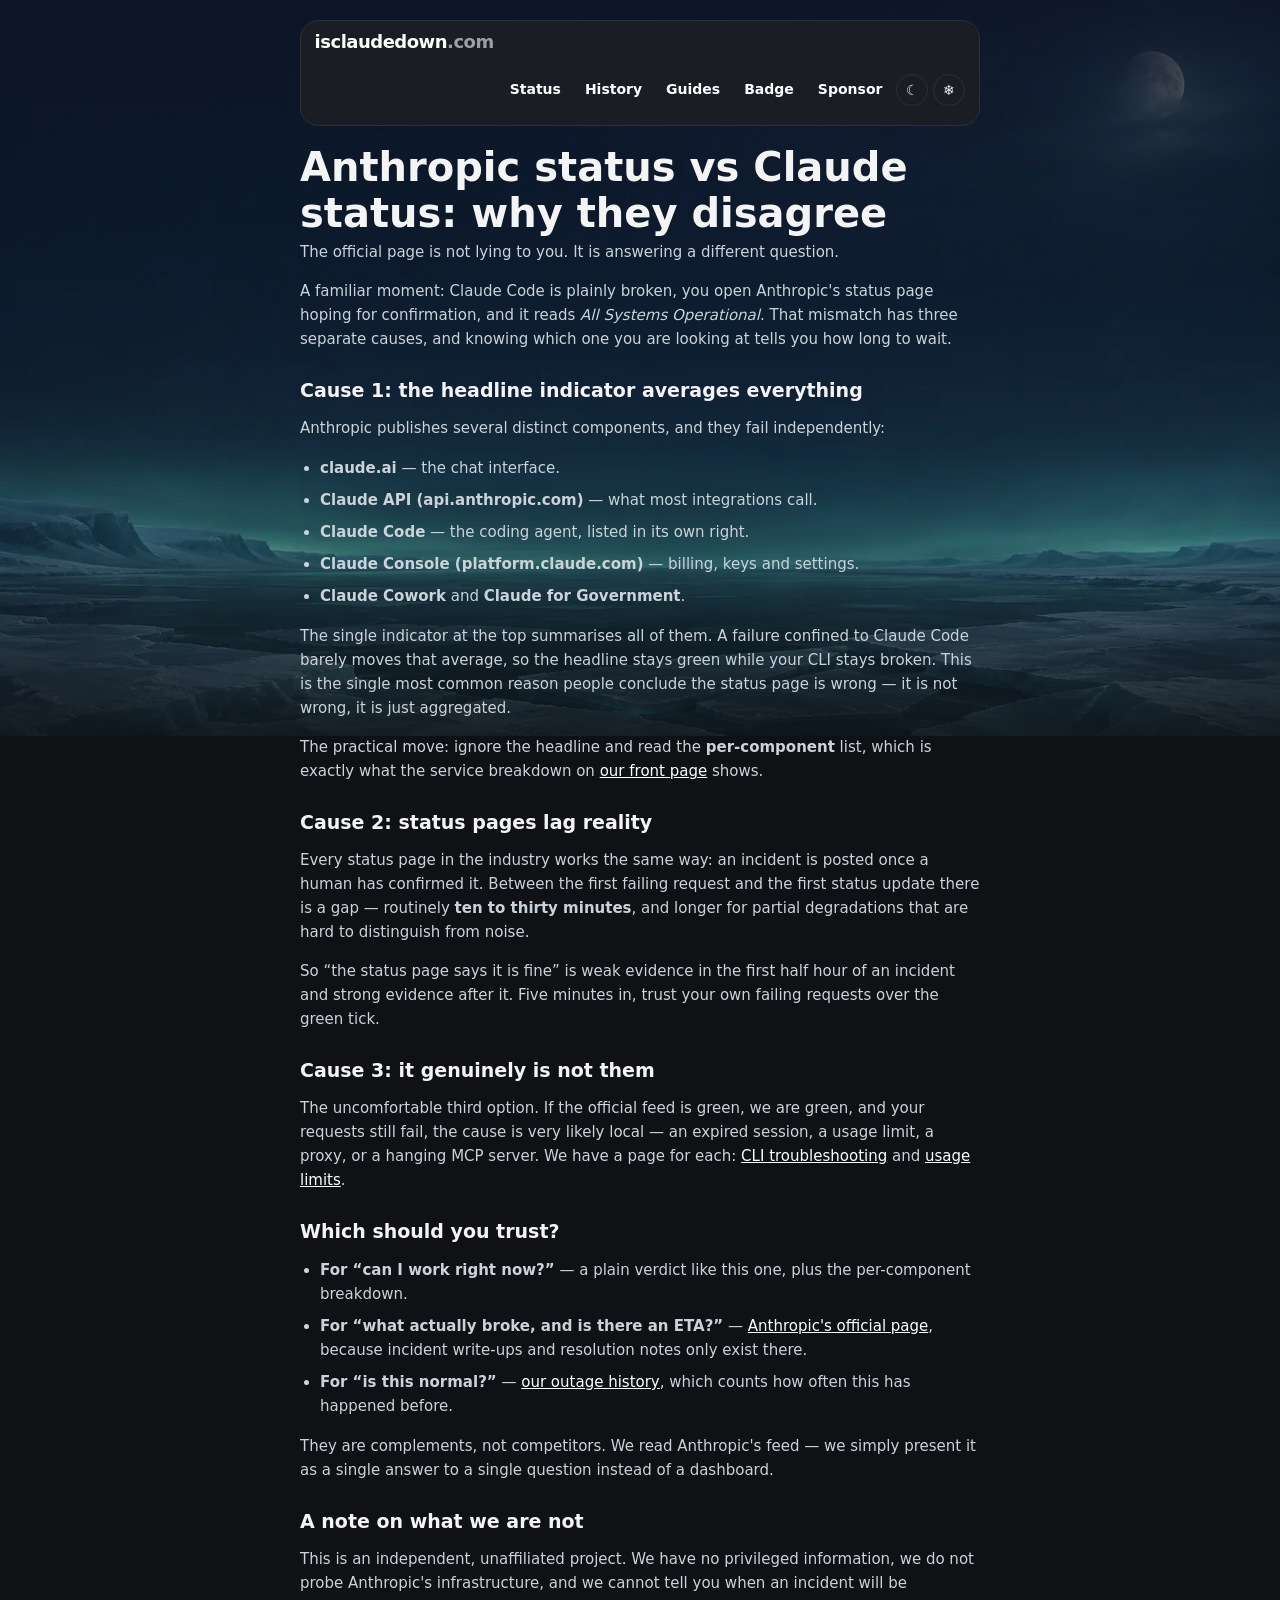
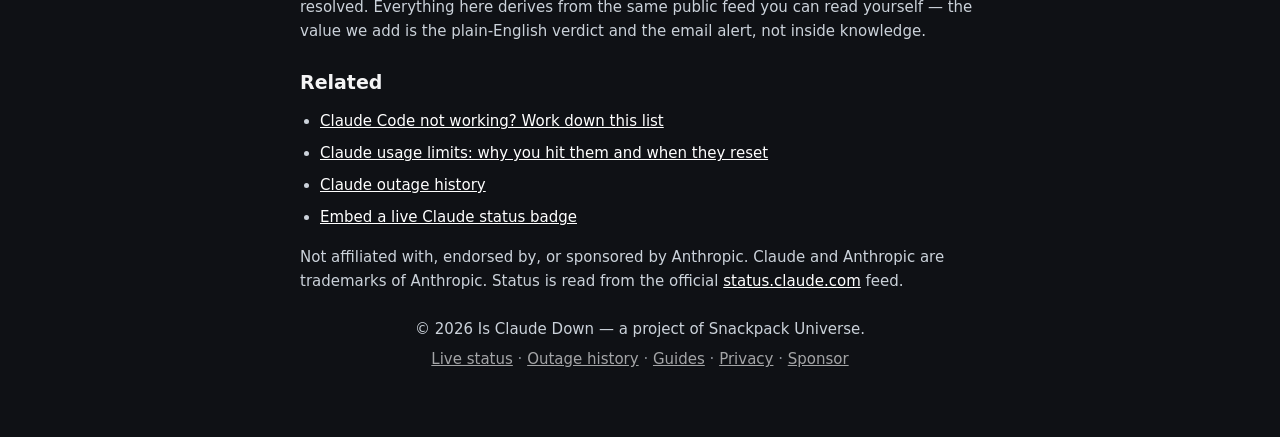
<file: anthropic-status-vs-claude-status.html>
<!DOCTYPE html>
<html lang="en">
<head>
  <meta charset="UTF-8" />
  <meta name="viewport" content="width=device-width, initial-scale=1.0" />
  <title>Anthropic Status vs Claude Status: Why They Disagree</title>
  <meta name="description" content="Anthropic's status page says all systems operational but Claude Code is clearly broken. Here is why the two disagree, and which one to trust when they do." />
  <meta name="robots" content="all" />
  <link rel="canonical" href="https://isclaudedown.com/anthropic-status-vs-claude-status.html" />
  <link rel="icon" type="image/png" href="assets/favicon.png" />
  <link rel="stylesheet" href="style.css" />

  <meta property="og:title" content="Anthropic Status vs Claude Status: Why They Disagree" />
  <meta property="og:description" content="Why the official status page can say operational while Claude Code is clearly broken." />
  <meta property="og:type" content="article" />
  <meta property="og:url" content="https://isclaudedown.com/anthropic-status-vs-claude-status.html" />
  <meta property="og:image" content="https://isclaudedown.com/assets/og-anthropic-status-vs-claude-status.png" />
  <meta name="twitter:card" content="summary_large_image" />
  <meta name="twitter:image" content="https://isclaudedown.com/assets/og-anthropic-status-vs-claude-status.png" />

  <script type="application/ld+json">
  {
    "@context": "https://schema.org",
    "@type": "FAQPage",
    "mainEntity": [
      {
        "@type": "Question",
        "name": "Why does Anthropic's status page say all systems operational when Claude Code is down?",
        "acceptedAnswer": {
          "@type": "Answer",
          "text": "Anthropic publishes several separate components — claude.ai, the Claude API, Claude Console, Claude Code and others — and the headline indicator summarises all of them at once. A failure confined to Claude Code can leave the overall indicator green. Status pages are also updated by humans once an incident is confirmed, which lags the first user reports by minutes to half an hour."
        }
      },
      {
        "@type": "Question",
        "name": "Can Claude Code be down while claude.ai works fine?",
        "acceptedAnswer": {
          "@type": "Answer",
          "text": "Yes, and it happens regularly. They are listed as separate components for exactly that reason. The chat interface working is not evidence that the CLI or API is healthy, and vice versa."
        }
      }
    ]
  }
  </script>
<!-- theme:generated -->
<script>
  (function () {
    var d = document.documentElement, t = null;
    try { t = localStorage.getItem("snackpack.theme.v1"); } catch (e) {}
    if (t !== "dark" && t !== "light" && t !== "cream") {
      // Dark for everyone on a first visit, not conditional on the OS: this
      // site is designed dark and that is what it should be judged on.
      t = "dark";
    }
    d.setAttribute("data-theme", t);
    d.setAttribute("data-theme-default", "dark");
  })();
</script>
<script defer src="theme.js"></script>
<link rel="stylesheet" href="seasonal-appearance.css">
<script src="seasonal-appearance.js" data-rotation-offset="2"></script>
<!-- /theme:generated -->

</head>
<body data-state="up">
  <main class="wrap legal">
    <header class="topbar">
      <a class="brand" href="/">isclaudedown<span class="dot">.com</span></a>
<!-- nav:generated -->
    <nav aria-label="Primary">
      <ul class="nav-links">
        <li><a href="index.html">Status</a></li>
        <li><a href="history.html">History</a></li>
        <li><a href="guides.html">Guides</a></li>
        <li><a href="badge.html">Badge</a></li>
        <li><a href="sponsor.html">Sponsor</a></li>
      </ul>
    </nav>
<!-- /nav:generated -->

    </header>

    <h1>Anthropic status vs Claude status: why they disagree</h1>
    <p class="legal-updated">The official page is not lying to you. It is answering a different question.</p>

    <p>
      A familiar moment: Claude Code is plainly broken, you open Anthropic's status page hoping
      for confirmation, and it reads <em>All Systems Operational</em>. That mismatch has three
      separate causes, and knowing which one you are looking at tells you how long to wait.
    </p>

    <h2>Cause 1: the headline indicator averages everything</h2>
    <p>
      Anthropic publishes several distinct components, and they fail independently:
    </p>
    <ul>
      <li><strong>claude.ai</strong> &mdash; the chat interface.</li>
      <li><strong>Claude API (api.anthropic.com)</strong> &mdash; what most integrations call.</li>
      <li><strong>Claude Code</strong> &mdash; the coding agent, listed in its own right.</li>
      <li><strong>Claude Console (platform.claude.com)</strong> &mdash; billing, keys and settings.</li>
      <li><strong>Claude Cowork</strong> and <strong>Claude for Government</strong>.</li>
    </ul>
    <p>
      The single indicator at the top summarises all of them. A failure confined to Claude Code
      barely moves that average, so the headline stays green while your CLI stays broken. This is
      the single most common reason people conclude the status page is wrong &mdash; it is not
      wrong, it is just aggregated.
    </p>
    <p>
      The practical move: ignore the headline and read the <strong>per-component</strong> list,
      which is exactly what the service breakdown on <a href="/">our front page</a> shows.
    </p>

    <h2>Cause 2: status pages lag reality</h2>
    <p>
      Every status page in the industry works the same way: an incident is posted once a human has
      confirmed it. Between the first failing request and the first status update there is a gap
      &mdash; routinely <strong>ten to thirty minutes</strong>, and longer for partial
      degradations that are hard to distinguish from noise.
    </p>
    <p>
      So &ldquo;the status page says it is fine&rdquo; is weak evidence in the first half hour of
      an incident and strong evidence after it. Five minutes in, trust your own failing requests
      over the green tick.
    </p>

    <h2>Cause 3: it genuinely is not them</h2>
    <p>
      The uncomfortable third option. If the official feed is green, we are green, and your
      requests still fail, the cause is very likely local &mdash; an expired session, a usage
      limit, a proxy, or a hanging MCP server. We have a page for each:
      <a href="claude-code-not-working.html">CLI troubleshooting</a> and
      <a href="claude-rate-limits.html">usage limits</a>.
    </p>

    <h2>Which should you trust?</h2>
    <ul>
      <li><strong>For &ldquo;can I work right now?&rdquo;</strong> &mdash; a plain verdict like this one, plus the per-component breakdown.</li>
      <li><strong>For &ldquo;what actually broke, and is there an ETA?&rdquo;</strong> &mdash; <a href="https://status.claude.com" target="_blank" rel="noopener">Anthropic's official page</a>, because incident write-ups and resolution notes only exist there.</li>
      <li><strong>For &ldquo;is this normal?&rdquo;</strong> &mdash; <a href="history.html">our outage history</a>, which counts how often this has happened before.</li>
    </ul>
    <p>
      They are complements, not competitors. We read Anthropic's feed &mdash; we simply present it
      as a single answer to a single question instead of a dashboard.
    </p>

    <h2>A note on what we are not</h2>
    <p>
      This is an independent, unaffiliated project. We have no privileged information, we do not
      probe Anthropic's infrastructure, and we cannot tell you when an incident will be resolved.
      Everything here derives from the same public feed you can read yourself &mdash; the value we
      add is the plain-English verdict and the email alert, not inside knowledge.
    </p>

    <h2>Related</h2>
    <ul>
      <li><a href="claude-code-not-working.html">Claude Code not working? Work down this list</a></li>
      <li><a href="claude-rate-limits.html">Claude usage limits: why you hit them and when they reset</a></li>
      <li><a href="history.html">Claude outage history</a></li>
      <li><a href="badge.html">Embed a live Claude status badge</a></li>
    </ul>

    <p class="badge-note">
      Not affiliated with, endorsed by, or sponsored by Anthropic. Claude and Anthropic are
      trademarks of Anthropic. Status is read from the official
      <a href="https://status.claude.com" target="_blank" rel="noopener">status.claude.com</a> feed.
    </p>

    <footer class="foot">
      <p class="foot-main">&copy; 2026 Is Claude Down &mdash; a project of Snackpack Universe.</p>
      <p class="foot-legal">
        <a href="/">Live status</a> &middot; <a href="history.html">Outage history</a> &middot;
        <a href="guides.html">Guides</a> &middot;
        <a href="privacy.html">Privacy</a> &middot; <a href="sponsor.html">Sponsor</a>
      </p>
    </footer>
  </main>

<!-- Cloudflare Web Analytics -->
<script defer src="https://static.cloudflareinsights.com/beacon.min.js"
        data-cf-beacon='{"token": "4ae1f058607c40e0ac708b0199d0e1a7"}'></script>
<!-- End Cloudflare Web Analytics -->
</body>
</html>
</file>
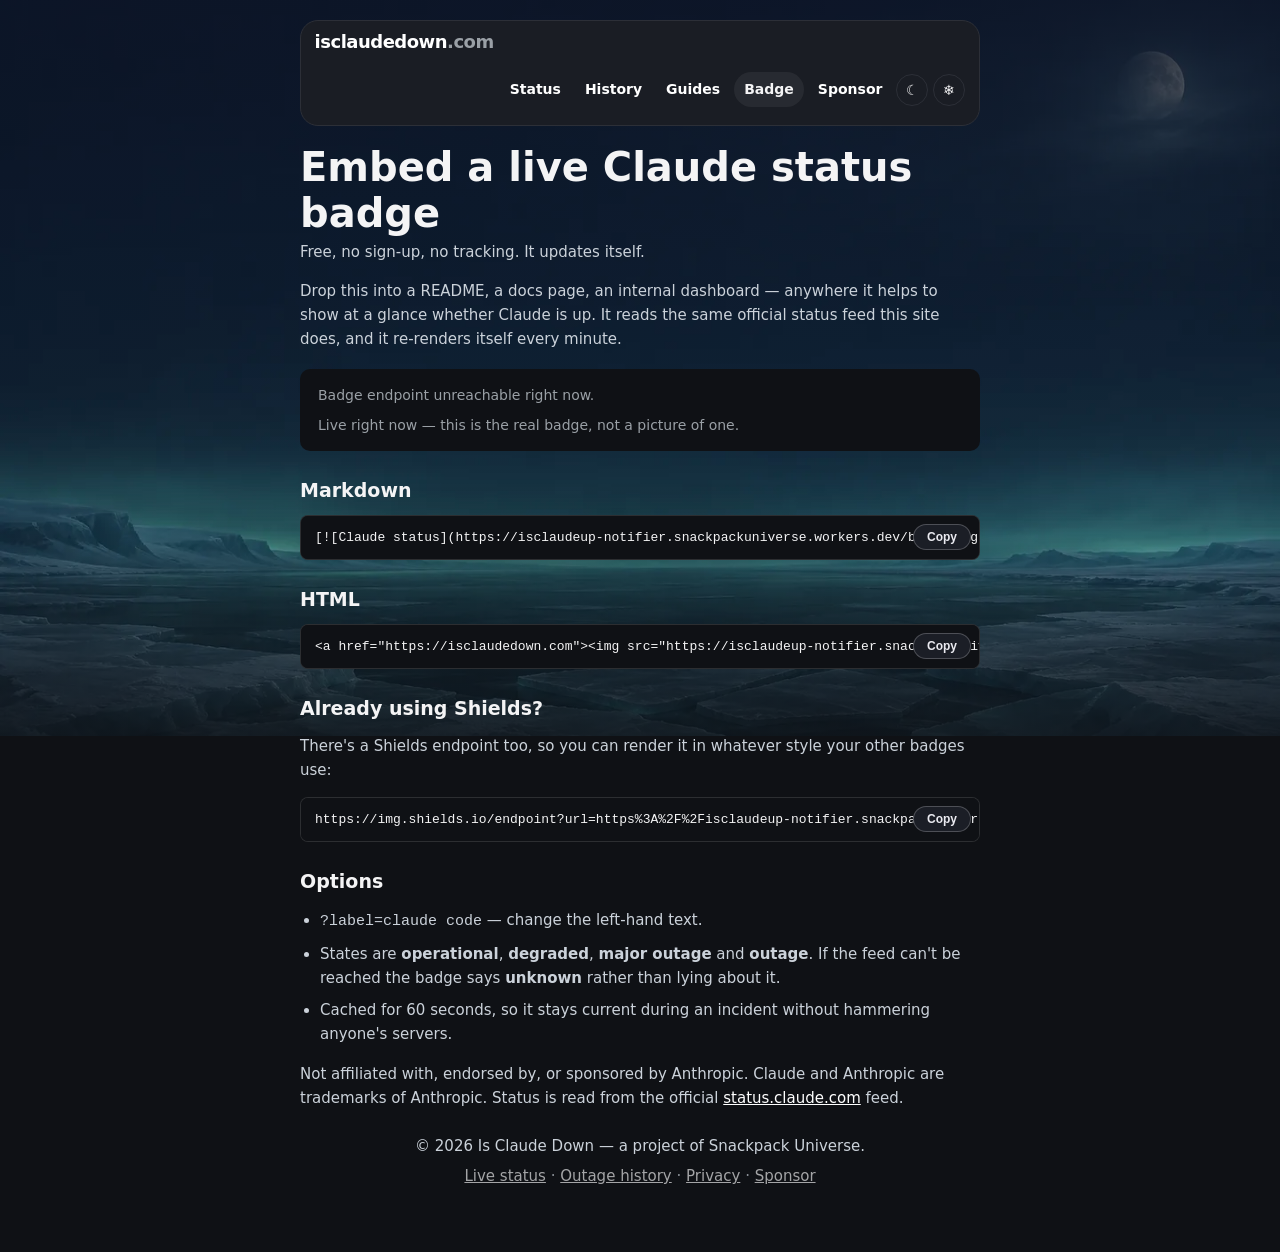
<file: badge.html>
<!DOCTYPE html>
<html lang="en">
<head>
  <meta charset="UTF-8" />
  <meta name="viewport" content="width=device-width, initial-scale=1.0" />
  <title>Status Badge — Is Claude Down</title>
  <meta name="description" content="A live Claude status badge you can embed in a README, docs page or dashboard. Free, no sign-up, updates itself." />
  <meta name="robots" content="all" />
  <link rel="canonical" href="https://isclaudedown.com/badge.html" />
  <link rel="icon" type="image/png" href="assets/claude-logo-256.png" />
  <link rel="stylesheet" href="style.css" />
  <style>
    .badge-demo { display: flex; align-items: center; gap: 14px; flex-wrap: wrap; padding: 18px; background: #0f1115; border-radius: 10px; margin: 18px 0; }
    .snippet { position: relative; margin: 14px 0 22px; }
    .snippet pre { background: #0f1115; border: 1px solid rgba(255,255,255,.12); border-radius: 8px; padding: 14px 92px 14px 14px; overflow-x: auto; margin: 0; }
    .snippet code { font-family: ui-monospace, "SF Mono", Consolas, monospace; font-size: 13px; white-space: pre; }
    .snippet button { position: absolute; top: 9px; right: 9px; border: 1px solid rgba(255,255,255,.22); background: #1b1e26; color: #eaeaf0; border-radius: 999px; padding: 5px 13px; font-size: 12px; font-weight: 700; cursor: pointer; }
    .snippet button:hover { background: #262a34; }
    .snippet button:focus-visible { outline: 2px solid #7c5cff; outline-offset: 2px; }
    .badge-note { color: var(--muted, #a8a8b8); font-size: 14px; }
  </style>
<!-- theme:generated -->
<script>
  (function () {
    var d = document.documentElement, t = null;
    try { t = localStorage.getItem("snackpack.theme.v1"); } catch (e) {}
    if (t !== "dark" && t !== "light" && t !== "cream") {
      // Dark for everyone on a first visit, not conditional on the OS: this
      // site is designed dark and that is what it should be judged on.
      t = "dark";
    }
    d.setAttribute("data-theme", t);
    d.setAttribute("data-theme-default", "dark");
  })();
</script>
<script defer src="theme.js"></script>
<link rel="stylesheet" href="seasonal-appearance.css">
<script src="seasonal-appearance.js" data-rotation-offset="2"></script>
<!-- /theme:generated -->

</head>
<body data-state="up">
  <main class="wrap legal">
    <header class="topbar">
      <a class="brand" href="/">isclaudedown<span class="dot">.com</span></a>
<!-- nav:generated -->
    <nav aria-label="Primary">
      <ul class="nav-links">
        <li><a href="index.html">Status</a></li>
        <li><a href="history.html">History</a></li>
        <li><a href="guides.html">Guides</a></li>
        <li><a href="badge.html" aria-current="page">Badge</a></li>
        <li><a href="sponsor.html">Sponsor</a></li>
      </ul>
    </nav>
<!-- /nav:generated -->

    </header>

    <h1>Embed a live Claude status badge</h1>
    <p class="legal-updated">Free, no sign-up, no tracking. It updates itself.</p>

    <p>
      Drop this into a README, a docs page, an internal dashboard — anywhere it helps to
      show at a glance whether Claude is up. It reads the same official status feed this
      site does, and it re-renders itself every minute.
    </p>

    <div class="badge-demo">
      <img id="badge-live" src="" alt="Claude status badge" width="131" height="20" />
      <span class="badge-note">Live right now — this is the real badge, not a picture of one.</span>
    </div>

    <h2>Markdown</h2>
    <div class="snippet">
      <pre><code id="snip-md"></code></pre>
      <button type="button" data-copy="snip-md">Copy</button>
    </div>

    <h2>HTML</h2>
    <div class="snippet">
      <pre><code id="snip-html"></code></pre>
      <button type="button" data-copy="snip-html">Copy</button>
    </div>

    <h2>Already using Shields?</h2>
    <p>
      There's a Shields endpoint too, so you can render it in whatever style your other
      badges use:
    </p>
    <div class="snippet">
      <pre><code id="snip-shields"></code></pre>
      <button type="button" data-copy="snip-shields">Copy</button>
    </div>

    <h2>Options</h2>
    <ul>
      <li><code>?label=claude code</code> — change the left-hand text.</li>
      <li>States are <strong>operational</strong>, <strong>degraded</strong>,
        <strong>major outage</strong> and <strong>outage</strong>. If the feed can't be
        reached the badge says <strong>unknown</strong> rather than lying about it.</li>
      <li>Cached for 60 seconds, so it stays current during an incident without hammering
        anyone's servers.</li>
    </ul>

    <p class="badge-note">
      Not affiliated with, endorsed by, or sponsored by Anthropic. Claude and Anthropic are
      trademarks of Anthropic. Status is read from the official
      <a href="https://status.claude.com" target="_blank" rel="noopener">status.claude.com</a> feed.
    </p>

    <footer class="foot">
      <p class="foot-main">© 2026 Is Claude Down — a project of Snackpack Universe.</p>
      <p class="foot-legal">
        <a href="/">Live status</a> · <a href="history.html">Outage history</a> ·
        <a href="privacy.html">Privacy</a> · <a href="sponsor.html">Sponsor</a>
      </p>
    </footer>
  </main>

<script>
(function () {
  // The notifier Worker serves /badge.svg. isclaudedown.com is on GitHub Pages
  // and Cloudflare is analytics-only (it does not proxy this domain), so the
  // badge cannot live at isclaudedown.com/badge.svg without moving DNS to
  // Cloudflare — hence the workers.dev origin. Deployed 2026-08-13.
  var BADGE_ORIGIN = "https://isclaudeup-notifier.snackpackuniverse.workers.dev";

  var svg = BADGE_ORIGIN + "/badge.svg";
  var site = "https://isclaudedown.com";

  // Until BADGE_ORIGIN is filled in, show an honest "not live yet" state rather
  // than a broken image and copy buttons that hand out a placeholder URL.
  if (BADGE_ORIGIN.indexOf("YOUR-SUBDOMAIN") !== -1) {
    document.body.classList.add("badge-unconfigured");
    var demo = document.querySelector(".badge-demo");
    demo.innerHTML = '<span class="badge-note">The badge endpoint isn\'t live yet &mdash; check back shortly.</span>';
    document.querySelectorAll(".snippet, h2").forEach(function (el) { el.hidden = true; });
    return;
  }

  document.getElementById("badge-live").src = svg;
  // A dead endpoint should say so, not leave a broken-image icon on the page.
  document.getElementById("badge-live").addEventListener("error", function () {
    this.replaceWith(Object.assign(document.createElement("span"), {
      className: "badge-note",
      textContent: "Badge endpoint unreachable right now.",
    }));
  });

  var snippets = {
    "snip-md": "[![Claude status](" + svg + ")](" + site + ")",
    "snip-html": '<a href="' + site + '"><img src="' + svg + '" alt="Claude status"></a>',
    "snip-shields": "https://img.shields.io/endpoint?url=" + encodeURIComponent(BADGE_ORIGIN + "/badge.json")
  };
  Object.keys(snippets).forEach(function (id) {
    document.getElementById(id).textContent = snippets[id];
  });

  document.querySelectorAll("[data-copy]").forEach(function (btn) {
    btn.addEventListener("click", function () {
      var text = document.getElementById(btn.getAttribute("data-copy")).textContent;
      navigator.clipboard.writeText(text).then(function () {
        var was = btn.textContent;
        btn.textContent = "Copied";
        setTimeout(function () { btn.textContent = was; }, 1600);
      }).catch(function () {
        btn.textContent = "Press Ctrl+C";
      });
    });
  });
})();
</script>

<!-- Cloudflare Web Analytics -->
<script defer src="https://static.cloudflareinsights.com/beacon.min.js"
        data-cf-beacon='{"token": "4ae1f058607c40e0ac708b0199d0e1a7"}'></script>
<!-- End Cloudflare Web Analytics -->
</body>
</html>
</file>
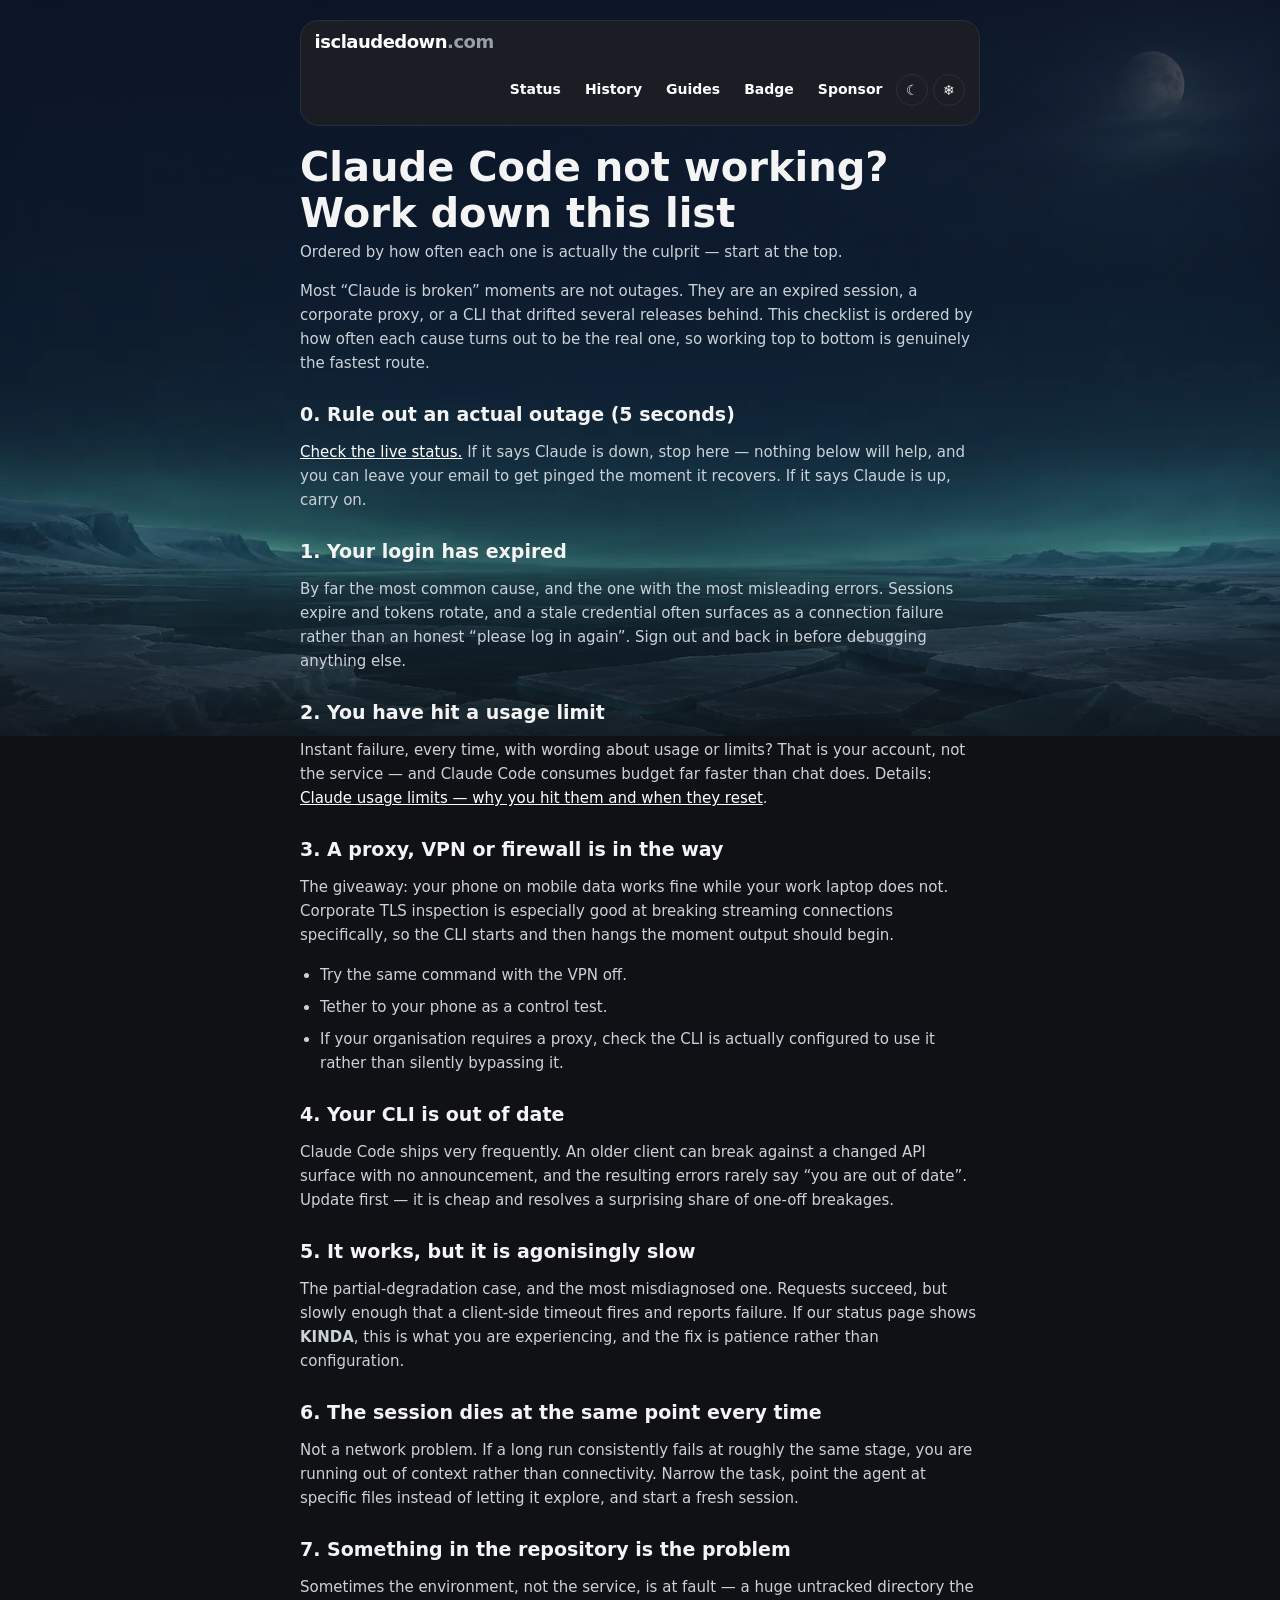
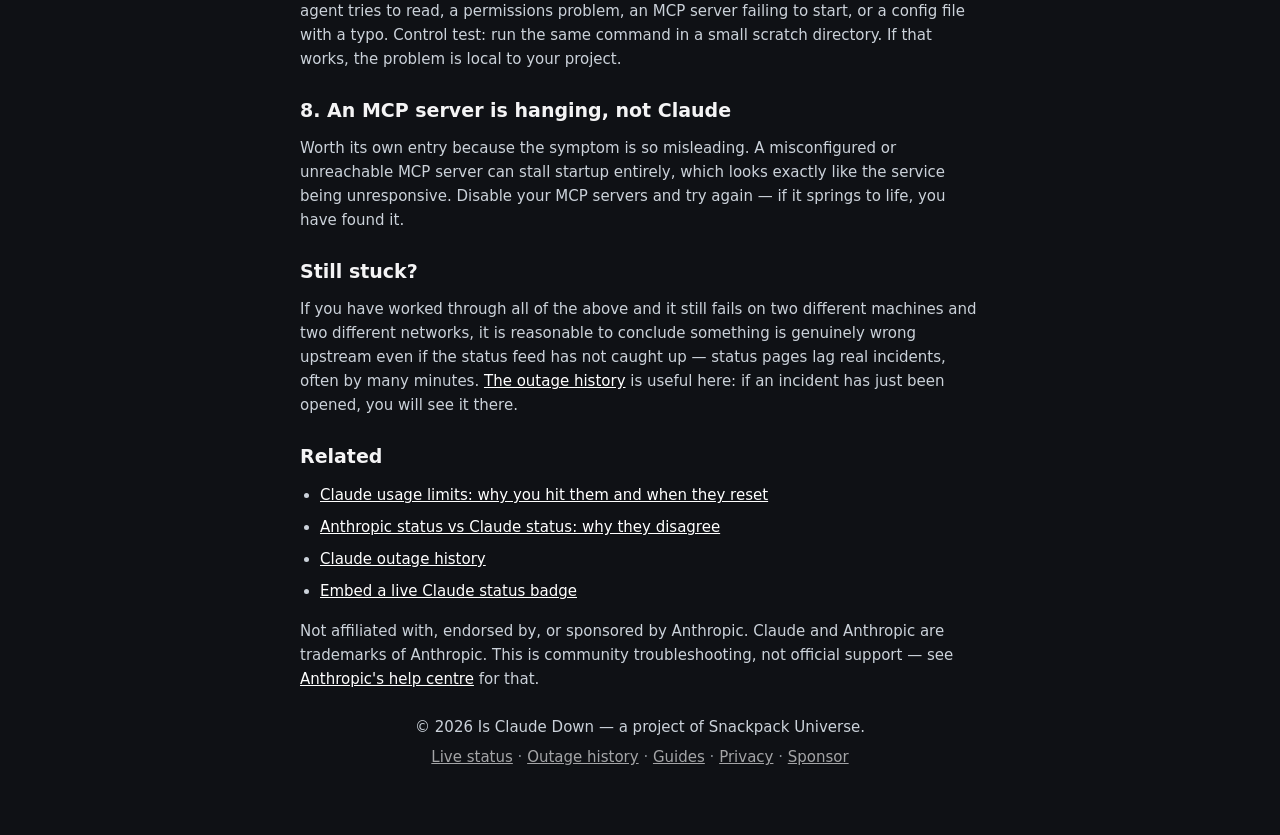
<file: claude-code-not-working.html>
<!DOCTYPE html>
<html lang="en">
<head>
  <meta charset="UTF-8" />
  <meta name="viewport" content="width=device-width, initial-scale=1.0" />
  <title>Claude Code Not Working? Fixes to Try Before Assuming It Is Down</title>
  <meta name="description" content="Claude Code hanging, erroring or refusing to start? An ordered checklist that separates a real Claude outage from the things you can actually fix yourself." />
  <meta name="robots" content="all" />
  <link rel="canonical" href="https://isclaudedown.com/claude-code-not-working.html" />
  <link rel="icon" type="image/png" href="assets/favicon.png" />
  <link rel="stylesheet" href="style.css" />

  <meta property="og:title" content="Claude Code Not Working? Fixes to Try Before Assuming It Is Down" />
  <meta property="og:description" content="An ordered checklist that separates a real Claude outage from what you can fix yourself." />
  <meta property="og:type" content="article" />
  <meta property="og:url" content="https://isclaudedown.com/claude-code-not-working.html" />
  <meta property="og:image" content="https://isclaudedown.com/assets/og-claude-code-not-working.png" />
  <meta name="twitter:card" content="summary_large_image" />
  <meta name="twitter:image" content="https://isclaudedown.com/assets/og-claude-code-not-working.png" />

  <script type="application/ld+json">
  {
    "@context": "https://schema.org",
    "@type": "FAQPage",
    "mainEntity": [
      {
        "@type": "Question",
        "name": "Why is Claude Code not responding?",
        "acceptedAnswer": {
          "@type": "Answer",
          "text": "In order of likelihood: an expired or invalid login, a usage limit on your account, a corporate proxy or VPN blocking the connection, an outdated CLI version, or an actual outage. Check the live status feed first to rule out the last one, then work down the list."
        }
      },
      {
        "@type": "Question",
        "name": "How do I know if Claude is down or if it is just my setup?",
        "acceptedAnswer": {
          "@type": "Answer",
          "text": "If a second machine or network also fails, it is Claude. If your phone on mobile data works while your laptop on the office network does not, it is a proxy or firewall. If everything fails instantly with a usage message, it is a limit, not an outage."
        }
      }
    ]
  }
  </script>
<!-- theme:generated -->
<script>
  (function () {
    var d = document.documentElement, t = null;
    try { t = localStorage.getItem("snackpack.theme.v1"); } catch (e) {}
    if (t !== "dark" && t !== "light" && t !== "cream") {
      // Dark for everyone on a first visit, not conditional on the OS: this
      // site is designed dark and that is what it should be judged on.
      t = "dark";
    }
    d.setAttribute("data-theme", t);
    d.setAttribute("data-theme-default", "dark");
  })();
</script>
<script defer src="theme.js"></script>
<link rel="stylesheet" href="seasonal-appearance.css">
<script src="seasonal-appearance.js" data-rotation-offset="2"></script>
<!-- /theme:generated -->

</head>
<body data-state="up">
  <main class="wrap legal">
    <header class="topbar">
      <a class="brand" href="/">isclaudedown<span class="dot">.com</span></a>
<!-- nav:generated -->
    <nav aria-label="Primary">
      <ul class="nav-links">
        <li><a href="index.html">Status</a></li>
        <li><a href="history.html">History</a></li>
        <li><a href="guides.html">Guides</a></li>
        <li><a href="badge.html">Badge</a></li>
        <li><a href="sponsor.html">Sponsor</a></li>
      </ul>
    </nav>
<!-- /nav:generated -->

    </header>

    <h1>Claude Code not working? Work down this list</h1>
    <p class="legal-updated">Ordered by how often each one is actually the culprit &mdash; start at the top.</p>

    <p>
      Most &ldquo;Claude is broken&rdquo; moments are not outages. They are an expired session, a
      corporate proxy, or a CLI that drifted several releases behind. This checklist is ordered
      by how often each cause turns out to be the real one, so working top to bottom is genuinely
      the fastest route.
    </p>

    <h2>0. Rule out an actual outage (5 seconds)</h2>
    <p>
      <a href="/">Check the live status.</a> If it says Claude is down, stop here &mdash; nothing
      below will help, and you can leave your email to get pinged the moment it recovers. If it
      says Claude is up, carry on.
    </p>

    <h2>1. Your login has expired</h2>
    <p>
      By far the most common cause, and the one with the most misleading errors. Sessions expire
      and tokens rotate, and a stale credential often surfaces as a connection failure rather
      than an honest &ldquo;please log in again&rdquo;. Sign out and back in before debugging
      anything else.
    </p>

    <h2>2. You have hit a usage limit</h2>
    <p>
      Instant failure, every time, with wording about usage or limits? That is your account, not
      the service &mdash; and Claude Code consumes budget far faster than chat does. Details:
      <a href="claude-rate-limits.html">Claude usage limits &mdash; why you hit them and when they reset</a>.
    </p>

    <h2>3. A proxy, VPN or firewall is in the way</h2>
    <p>
      The giveaway: your phone on mobile data works fine while your work laptop does not.
      Corporate TLS inspection is especially good at breaking streaming connections specifically,
      so the CLI starts and then hangs the moment output should begin.
    </p>
    <ul>
      <li>Try the same command with the VPN off.</li>
      <li>Tether to your phone as a control test.</li>
      <li>If your organisation requires a proxy, check the CLI is actually configured to use it rather than silently bypassing it.</li>
    </ul>

    <h2>4. Your CLI is out of date</h2>
    <p>
      Claude Code ships very frequently. An older client can break against a changed API surface
      with no announcement, and the resulting errors rarely say &ldquo;you are out of date&rdquo;.
      Update first &mdash; it is cheap and resolves a surprising share of one-off breakages.
    </p>

    <h2>5. It works, but it is agonisingly slow</h2>
    <p>
      The partial-degradation case, and the most misdiagnosed one. Requests succeed, but slowly
      enough that a client-side timeout fires and reports failure. If our status page shows
      <strong>KINDA</strong>, this is what you are experiencing, and the fix is patience rather
      than configuration.
    </p>

    <h2>6. The session dies at the same point every time</h2>
    <p>
      Not a network problem. If a long run consistently fails at roughly the same stage, you are
      running out of context rather than connectivity. Narrow the task, point the agent at
      specific files instead of letting it explore, and start a fresh session.
    </p>

    <h2>7. Something in the repository is the problem</h2>
    <p>
      Sometimes the environment, not the service, is at fault &mdash; a huge untracked directory
      the agent tries to read, a permissions problem, an MCP server failing to start, or a config
      file with a typo. Control test: run the same command in a small scratch directory. If that
      works, the problem is local to your project.
    </p>

    <h2>8. An MCP server is hanging, not Claude</h2>
    <p>
      Worth its own entry because the symptom is so misleading. A misconfigured or unreachable MCP
      server can stall startup entirely, which looks exactly like the service being unresponsive.
      Disable your MCP servers and try again &mdash; if it springs to life, you have found it.
    </p>

    <h2>Still stuck?</h2>
    <p>
      If you have worked through all of the above and it still fails on two different machines and
      two different networks, it is reasonable to conclude something is genuinely wrong upstream
      even if the status feed has not caught up &mdash; status pages lag real incidents, often by
      many minutes. <a href="history.html">The outage history</a> is useful here: if an incident
      has just been opened, you will see it there.
    </p>

    <h2>Related</h2>
    <ul>
      <li><a href="claude-rate-limits.html">Claude usage limits: why you hit them and when they reset</a></li>
      <li><a href="anthropic-status-vs-claude-status.html">Anthropic status vs Claude status: why they disagree</a></li>
      <li><a href="history.html">Claude outage history</a></li>
      <li><a href="badge.html">Embed a live Claude status badge</a></li>
    </ul>

    <p class="badge-note">
      Not affiliated with, endorsed by, or sponsored by Anthropic. Claude and Anthropic are
      trademarks of Anthropic. This is community troubleshooting, not official support &mdash;
      see <a href="https://support.claude.com" target="_blank" rel="noopener">Anthropic's help centre</a>
      for that.
    </p>

    <footer class="foot">
      <p class="foot-main">&copy; 2026 Is Claude Down &mdash; a project of Snackpack Universe.</p>
      <p class="foot-legal">
        <a href="/">Live status</a> &middot; <a href="history.html">Outage history</a> &middot;
        <a href="guides.html">Guides</a> &middot;
        <a href="privacy.html">Privacy</a> &middot; <a href="sponsor.html">Sponsor</a>
      </p>
    </footer>
  </main>

<!-- Cloudflare Web Analytics -->
<script defer src="https://static.cloudflareinsights.com/beacon.min.js"
        data-cf-beacon='{"token": "4ae1f058607c40e0ac708b0199d0e1a7"}'></script>
<!-- End Cloudflare Web Analytics -->
</body>
</html>
</file>
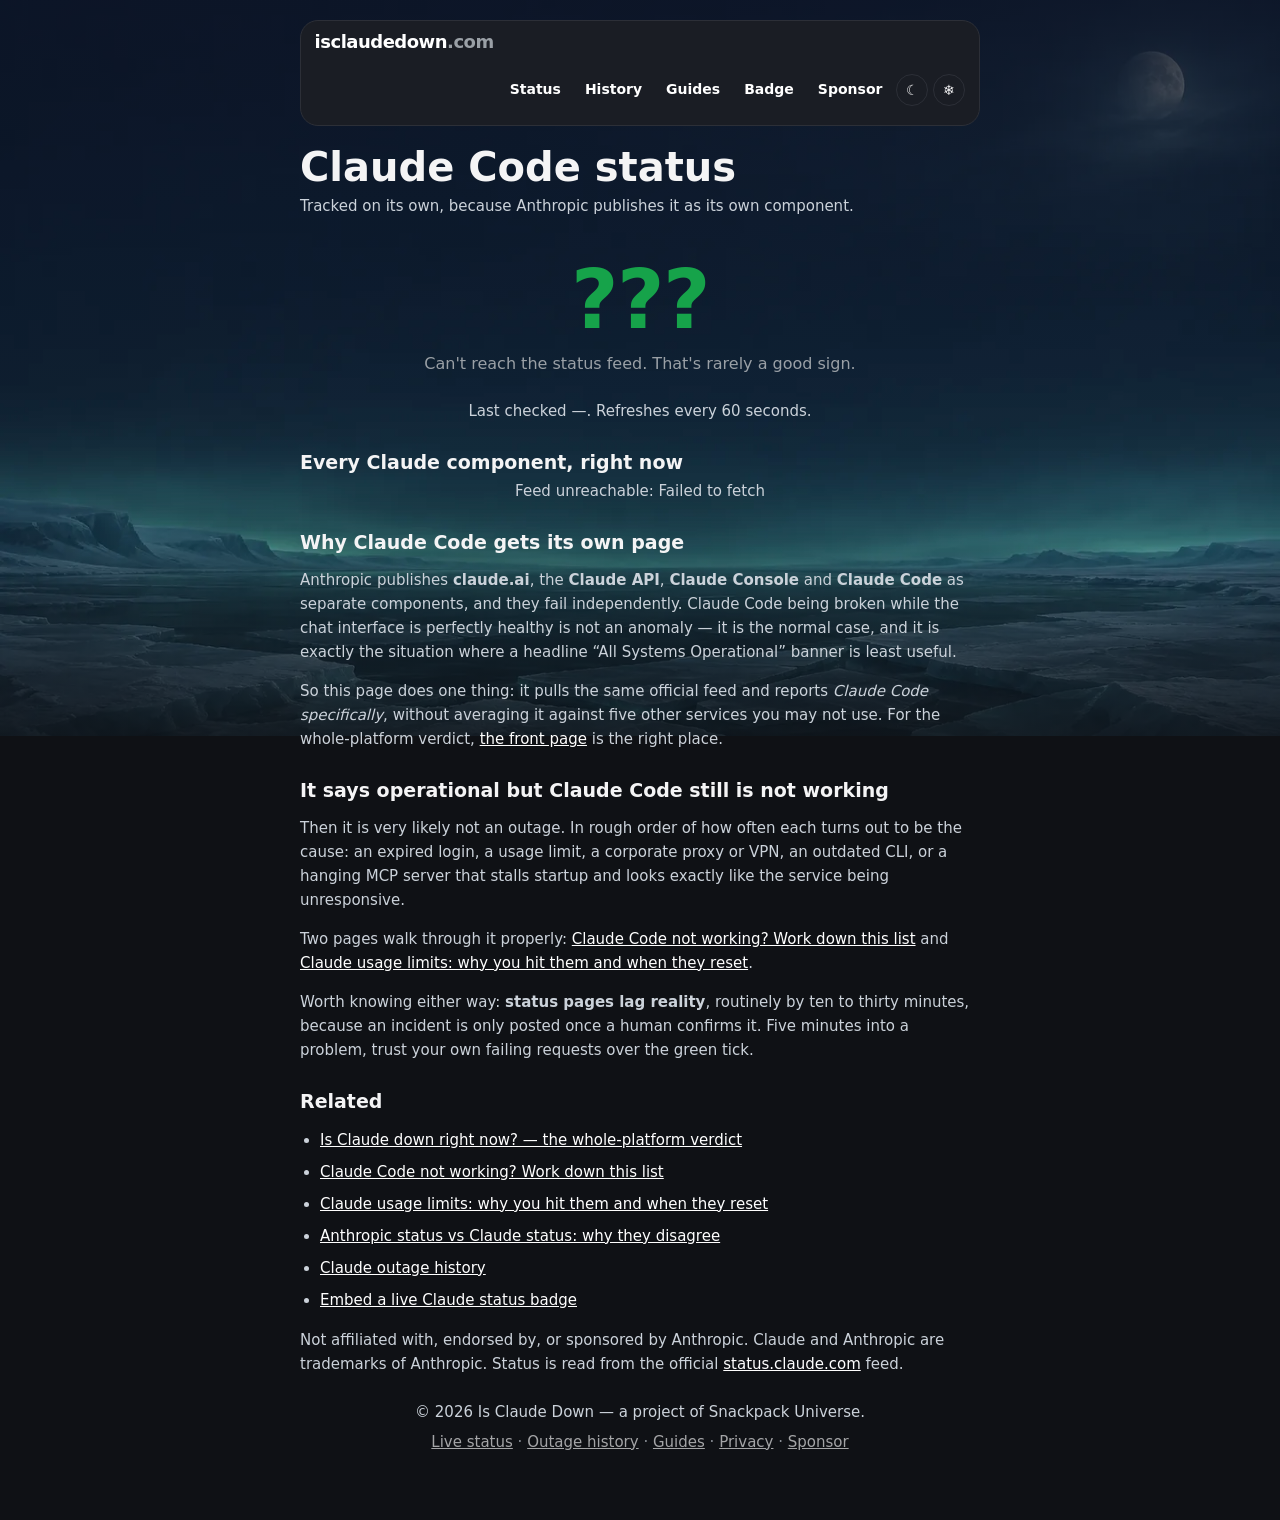
<file: claude-code-status.html>
<!DOCTYPE html>
<html lang="en">
<head>
  <meta charset="UTF-8" />
  <meta name="viewport" content="width=device-width, initial-scale=1.0" />
  <title>Claude Code Status — Is Claude Code Down Right Now?</title>
  <meta name="description" content="Live Claude Code status from Anthropic's official feed. Claude Code is its own component, so it can be down while claude.ai is fine." />
  <meta name="robots" content="all" />
  <link rel="canonical" href="https://isclaudedown.com/claude-code-status.html" />
  <link rel="icon" type="image/png" href="assets/favicon.png" />
  <link rel="stylesheet" href="style.css" />

  <meta property="og:title" content="Claude Code Status — Is Claude Code Down Right Now?" />
  <meta property="og:description" content="Live Claude Code status, tracked separately from claude.ai and the API." />
  <meta property="og:type" content="website" />
  <meta property="og:url" content="https://isclaudedown.com/claude-code-status.html" />
  <meta property="og:image" content="https://isclaudedown.com/assets/og-claude-code-status.png" />
  <meta name="twitter:card" content="summary_large_image" />
  <meta name="twitter:image" content="https://isclaudedown.com/assets/og-claude-code-status.png" />

  <script type="application/ld+json">
  {
    "@context": "https://schema.org",
    "@type": "FAQPage",
    "mainEntity": [
      {
        "@type": "Question",
        "name": "Is Claude Code down right now?",
        "acceptedAnswer": {
          "@type": "Answer",
          "text": "This page reads Anthropic's official status feed live and reports the Claude Code component on its own, refreshing every 60 seconds. Claude Code is published as a separate component from claude.ai and the Claude API, so it can be degraded while the rest of the platform is operational."
        }
      },
      {
        "@type": "Question",
        "name": "Can Claude Code be down while claude.ai works?",
        "acceptedAnswer": {
          "@type": "Answer",
          "text": "Yes, and it happens regularly. Anthropic lists claude.ai, the Claude API, Claude Console and Claude Code as separate components precisely because they fail independently. The chat interface working is not evidence that the CLI is healthy."
        }
      },
      {
        "@type": "Question",
        "name": "Why does the headline status say all systems operational when Claude Code is broken?",
        "acceptedAnswer": {
          "@type": "Answer",
          "text": "The headline indicator on a status page averages every component at once. A failure confined to Claude Code barely moves that average, so the overall banner stays green. Reading the per-component list instead is the fix."
        }
      }
    ]
  }
  </script>
  <style>
    /* Colours come from the site's per-theme --up/--down/--warn tokens and are
       driven off body[data-state], exactly like .verdict on the home page.
       Hardcoding hex here failed WCAG on the light and cream themes (2.9:1 and
       2.7:1 against their backgrounds) because those tokens are darker there. */
    .cc-verdict { text-align: center; padding: 26px 18px 22px; }
    .cc-verdict .cc-answer { font-size: clamp(44px, 11vw, 82px); font-weight: 900; line-height: 1; margin: 0 0 10px; letter-spacing: -.02em; color: var(--muted); }
    .cc-verdict .cc-sub { color: var(--muted); font-size: 16px; margin: 0; }
    body[data-state="up"]       .cc-answer { color: var(--up); }
    body[data-state="down"]     .cc-answer { color: var(--down); }
    body[data-state="degraded"] .cc-answer { color: var(--warn); }
    .cc-meta { text-align: center; color: var(--muted); font-size: 13px; margin: 0 0 8px; }
  </style>
<!-- theme:generated -->
<script>
  (function () {
    var d = document.documentElement, t = null;
    try { t = localStorage.getItem("snackpack.theme.v1"); } catch (e) {}
    if (t !== "dark" && t !== "light" && t !== "cream") {
      // Dark for everyone on a first visit, not conditional on the OS: this
      // site is designed dark and that is what it should be judged on.
      t = "dark";
    }
    d.setAttribute("data-theme", t);
    d.setAttribute("data-theme-default", "dark");
  })();
</script>
<script defer src="theme.js"></script>
<link rel="stylesheet" href="seasonal-appearance.css">
<script src="seasonal-appearance.js" data-rotation-offset="2"></script>
<!-- /theme:generated -->

</head>
<body data-state="up">
  <main class="wrap legal">
    <header class="topbar">
      <a class="brand" href="/">isclaudedown<span class="dot">.com</span></a>
<!-- nav:generated -->
    <nav aria-label="Primary">
      <ul class="nav-links">
        <li><a href="index.html">Status</a></li>
        <li><a href="history.html">History</a></li>
        <li><a href="guides.html">Guides</a></li>
        <li><a href="badge.html">Badge</a></li>
        <li><a href="sponsor.html">Sponsor</a></li>
      </ul>
    </nav>
<!-- /nav:generated -->

    </header>

    <h1>Claude Code status</h1>
    <p class="legal-updated">Tracked on its own, because Anthropic publishes it as its own component.</p>

    <section class="cc-verdict" aria-live="polite">
      <p class="cc-answer" id="cc-answer" data-s="unknown">…</p>
      <p class="cc-sub" id="cc-sub">Reading Anthropic&rsquo;s official status feed&hellip;</p>
    </section>
    <p class="cc-meta">Last checked <span id="cc-updated">&mdash;</span>. Refreshes every 60 seconds.</p>

    <h2>Every Claude component, right now</h2>
    <ul id="components"></ul>
    <p class="cc-meta" id="cc-error" hidden></p>

    <h2>Why Claude Code gets its own page</h2>
    <p>
      Anthropic publishes <strong>claude.ai</strong>, the <strong>Claude API</strong>,
      <strong>Claude Console</strong> and <strong>Claude Code</strong> as separate
      components, and they fail independently. Claude Code being broken while the chat
      interface is perfectly healthy is not an anomaly &mdash; it is the normal case, and
      it is exactly the situation where a headline &ldquo;All Systems Operational&rdquo;
      banner is least useful.
    </p>
    <p>
      So this page does one thing: it pulls the same official feed and reports
      <em>Claude Code specifically</em>, without averaging it against five other services
      you may not use. For the whole-platform verdict,
      <a href="/">the front page</a> is the right place.
    </p>

    <h2>It says operational but Claude Code still is not working</h2>
    <p>
      Then it is very likely not an outage. In rough order of how often each turns out to
      be the cause: an expired login, a usage limit, a corporate proxy or VPN, an outdated
      CLI, or a hanging MCP server that stalls startup and looks exactly like the service
      being unresponsive.
    </p>
    <p>
      Two pages walk through it properly:
      <a href="claude-code-not-working.html">Claude Code not working? Work down this list</a>
      and <a href="claude-rate-limits.html">Claude usage limits: why you hit them and when they reset</a>.
    </p>
    <p>
      Worth knowing either way: <strong>status pages lag reality</strong>, routinely by ten
      to thirty minutes, because an incident is only posted once a human confirms it. Five
      minutes into a problem, trust your own failing requests over the green tick.
    </p>

    <h2>Related</h2>
    <ul>
      <li><a href="/">Is Claude down right now? &mdash; the whole-platform verdict</a></li>
      <li><a href="claude-code-not-working.html">Claude Code not working? Work down this list</a></li>
      <li><a href="claude-rate-limits.html">Claude usage limits: why you hit them and when they reset</a></li>
      <li><a href="anthropic-status-vs-claude-status.html">Anthropic status vs Claude status: why they disagree</a></li>
      <li><a href="history.html">Claude outage history</a></li>
      <li><a href="badge.html">Embed a live Claude status badge</a></li>
    </ul>

    <p class="badge-note">
      Not affiliated with, endorsed by, or sponsored by Anthropic. Claude and Anthropic are
      trademarks of Anthropic. Status is read from the official
      <a href="https://status.claude.com" target="_blank" rel="noopener">status.claude.com</a> feed.
    </p>

    <footer class="foot">
      <p class="foot-main">&copy; 2026 Is Claude Down &mdash; a project of Snackpack Universe.</p>
      <p class="foot-legal">
        <a href="/">Live status</a> &middot; <a href="history.html">Outage history</a> &middot;
        <a href="guides.html">Guides</a> &middot;
        <a href="privacy.html">Privacy</a> &middot; <a href="sponsor.html">Sponsor</a>
      </p>
    </footer>
  </main>

<script>
(function () {
  // Deliberately standalone rather than reusing script.js: that file drives the
  // home page's mascot, check-again button and Brevo form, none of which
  // exist here. This page needs one component out of the feed and nothing else.
  var FEED = "https://status.claude.com/api/v2/summary.json";
  var TARGET = "claude code";          // matched case-insensitively against component names
  var els = {
    answer:  document.getElementById("cc-answer"),
    sub:     document.getElementById("cc-sub"),
    updated: document.getElementById("cc-updated"),
    list:    document.getElementById("components"),
    error:   document.getElementById("cc-error")
  };

  // Statuspage component statuses -> our three states.
  function stateOf(status) {
    if (status === "operational") return "up";
    if (status === "major_outage" || status === "critical") return "down";
    if (!status) return "unknown";
    return "degraded";  // degraded_performance, partial_outage, under_maintenance
  }

  var COPY = {
    up:       { answer: "YES",     sub: "Claude Code is operational." },
    degraded: { answer: "KINDA",   sub: "Claude Code is reporting degraded performance." },
    down:     { answer: "NO",      sub: "Claude Code is reporting an outage." },
    unknown:  { answer: "UNKNOWN", sub: "Anthropic does not currently publish a Claude Code component." }
  };

  function render(data) {
    var comps = (data.components || []).filter(function (c) { return !c.group; });

    // Component breakdown — same markup and classes the home page uses.
    els.list.innerHTML = "";
    comps.forEach(function (c) {
      var li = document.createElement("li");
      var name = document.createElement("span");
      name.textContent = c.name;
      var pill = document.createElement("span");
      pill.className = "pill " + c.status;
      pill.textContent = (c.status || "unknown").replace(/_/g, " ");
      li.appendChild(name); li.appendChild(pill);
      els.list.appendChild(li);
    });

    // FAIL LOUD, NOT SILENT: if Anthropic renames or retires the Claude Code
    // component, say "unknown" rather than quietly reporting YES off a missing
    // entry. Same principle as scopeComponents() in script.js.
    var match = null;
    for (var i = 0; i < comps.length; i++) {
      if ((comps[i].name || "").toLowerCase() === TARGET) { match = comps[i]; break; }
    }
    if (!match) {
      for (var j = 0; j < comps.length; j++) {
        if ((comps[j].name || "").toLowerCase().indexOf(TARGET) !== -1) { match = comps[j]; break; }
      }
    }

    var state = match ? stateOf(match.status) : "unknown";
    if (!match) {
      console.warn("[claude-code-status] no 'Claude Code' component in the feed. Published:",
        comps.map(function (c) { return c.name; }));
    }

    els.answer.textContent = COPY[state].answer;
    els.answer.setAttribute("data-s", state);
    els.sub.textContent = COPY[state].sub;
    document.body.setAttribute("data-state", state);
    els.updated.textContent = new Date().toLocaleTimeString();
    els.error.hidden = true;
  }

  function load() {
    fetch(FEED, { cache: "no-store" })
      .then(function (r) {
        if (!r.ok) throw new Error("HTTP " + r.status);
        return r.json();
      })
      .then(render)
      .catch(function (e) {
        els.answer.textContent = "???";
        els.answer.setAttribute("data-s", "unknown");
        els.sub.textContent = "Can't reach the status feed. That's rarely a good sign.";
        els.error.hidden = false;
        els.error.textContent = "Feed unreachable: " + e.message;
      });
  }

  load();
  setInterval(load, 60000);
})();
</script>

<!-- Cloudflare Web Analytics -->
<script defer src="https://static.cloudflareinsights.com/beacon.min.js"
        data-cf-beacon='{"token": "4ae1f058607c40e0ac708b0199d0e1a7"}'></script>
<!-- End Cloudflare Web Analytics -->
</body>
</html>
</file>
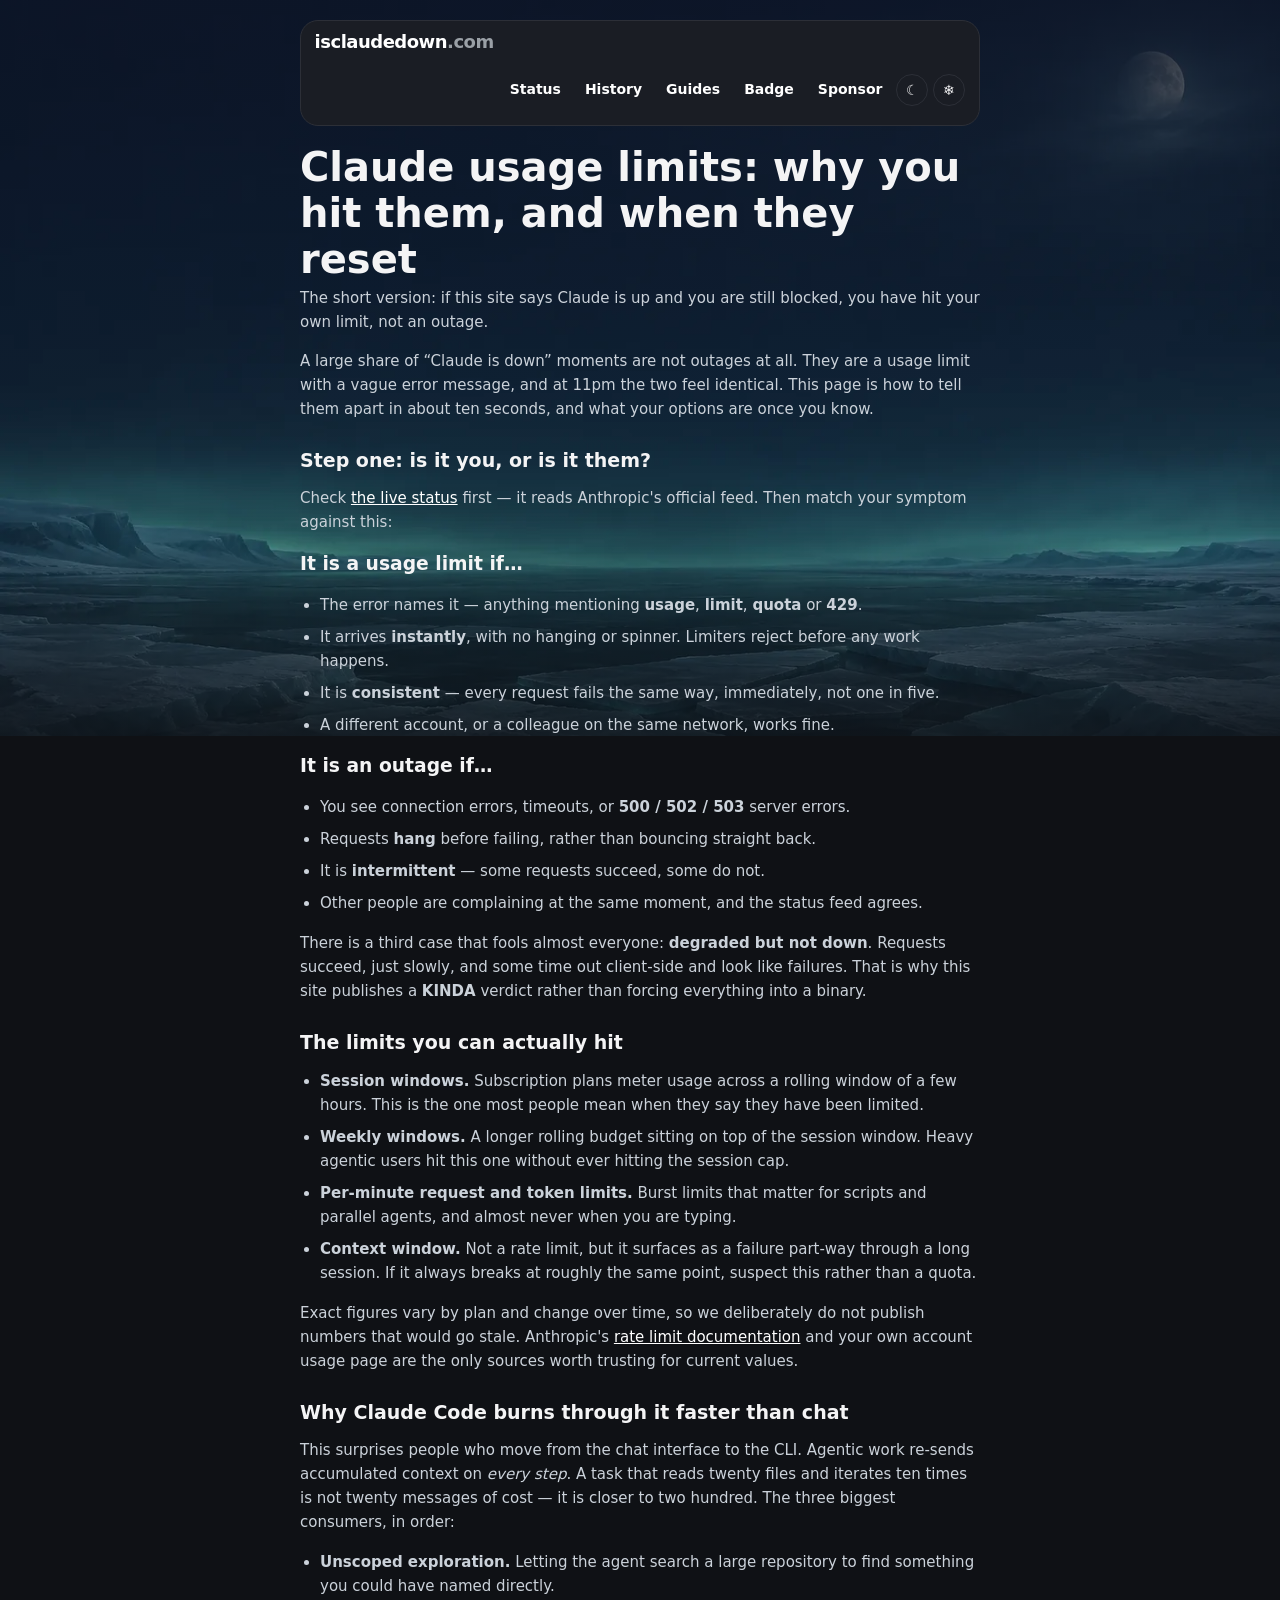
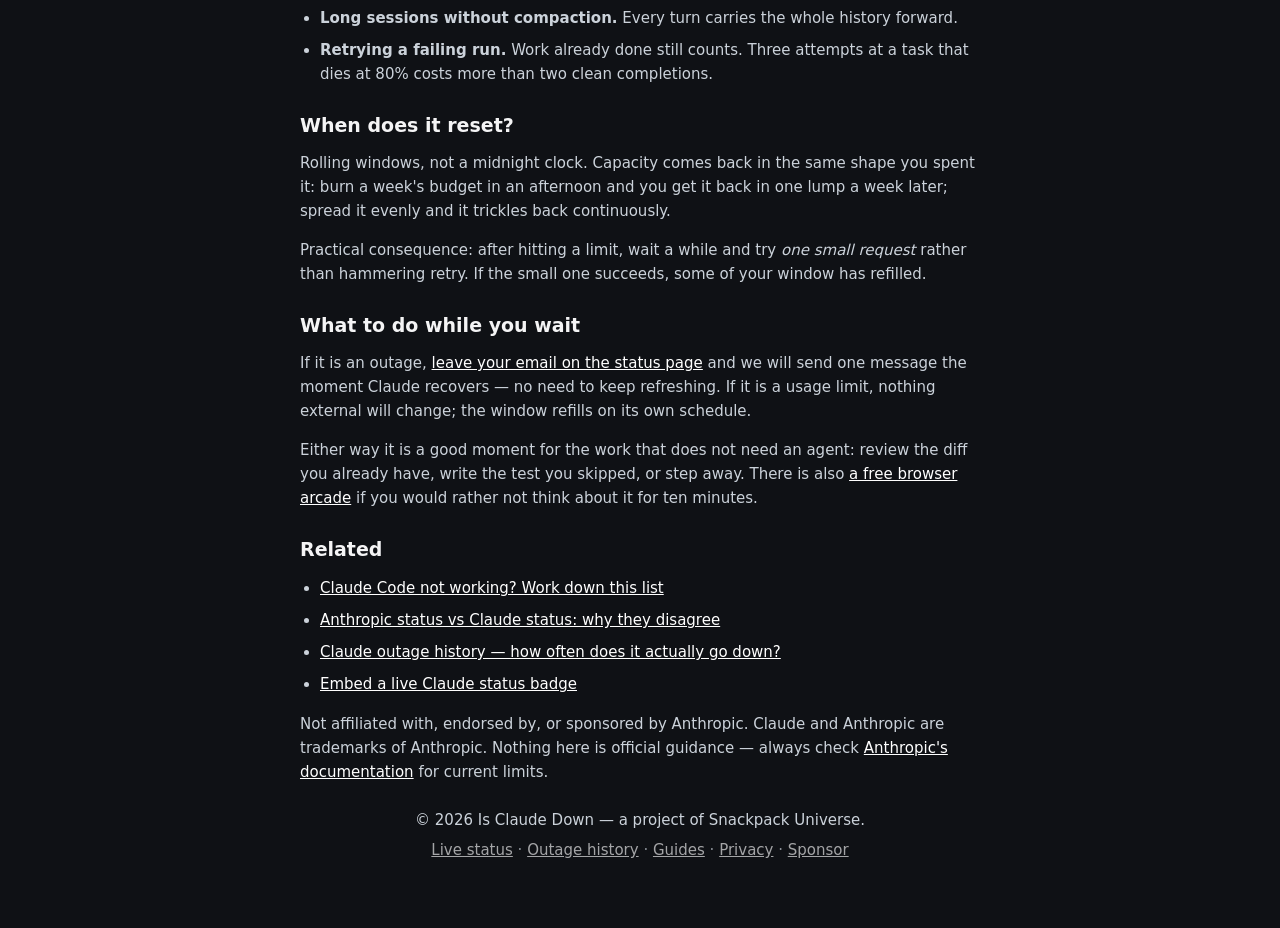
<file: claude-rate-limits.html>
<!DOCTYPE html>
<html lang="en">
<head>
  <meta charset="UTF-8" />
  <meta name="viewport" content="width=device-width, initial-scale=1.0" />
  <title>Claude Usage Limits: Why You Hit Them and When They Reset</title>
  <meta name="description" content="Hit a Claude or Claude Code usage limit? How to tell a rate limit apart from an outage, which limits exist, when they reset, and what to do while you wait." />
  <meta name="robots" content="all" />
  <link rel="canonical" href="https://isclaudedown.com/claude-rate-limits.html" />
  <link rel="icon" type="image/png" href="assets/favicon.png" />
  <link rel="stylesheet" href="style.css" />

  <meta property="og:title" content="Claude Usage Limits: Why You Hit Them and When They Reset" />
  <meta property="og:description" content="How to tell a Claude rate limit apart from an outage, and what to do while you wait." />
  <meta property="og:type" content="article" />
  <meta property="og:url" content="https://isclaudedown.com/claude-rate-limits.html" />
  <meta property="og:image" content="https://isclaudedown.com/assets/og-claude-rate-limits.png" />
  <meta name="twitter:card" content="summary_large_image" />
  <meta name="twitter:image" content="https://isclaudedown.com/assets/og-claude-rate-limits.png" />

  <script type="application/ld+json">
  {
    "@context": "https://schema.org",
    "@type": "FAQPage",
    "mainEntity": [
      {
        "@type": "Question",
        "name": "Is Claude down, or have I hit a usage limit?",
        "acceptedAnswer": {
          "@type": "Answer",
          "text": "A usage limit is specific to your account and names itself in the error — you will see wording about usage, quota or limits, and it arrives instantly. An outage affects everyone, shows as a connection error, timeout or 5xx server error, and appears on Anthropic's status feed. If isclaudedown.com says Claude is up and you are still blocked, it is almost certainly your own limit."
        }
      },
      {
        "@type": "Question",
        "name": "When do Claude usage limits reset?",
        "acceptedAnswer": {
          "@type": "Answer",
          "text": "Claude subscription plans use rolling windows rather than a fixed daily clock. A short session window frees up a few hours after the messages that consumed it, and a longer weekly window refills on a rolling basis. Because the windows roll, capacity returns gradually rather than all at once at midnight."
        }
      },
      {
        "@type": "Question",
        "name": "Why does Claude Code use up my limit so fast?",
        "acceptedAnswer": {
          "@type": "Answer",
          "text": "Agentic work re-sends context on every step, so a single task that reads twenty files and iterates ten times costs far more than twenty chat messages. Large repositories, long sessions without compaction, and retrying a failing run are the three biggest consumers."
        }
      }
    ]
  }
  </script>
<!-- theme:generated -->
<script>
  (function () {
    var d = document.documentElement, t = null;
    try { t = localStorage.getItem("snackpack.theme.v1"); } catch (e) {}
    if (t !== "dark" && t !== "light" && t !== "cream") {
      // Dark for everyone on a first visit, not conditional on the OS: this
      // site is designed dark and that is what it should be judged on.
      t = "dark";
    }
    d.setAttribute("data-theme", t);
    d.setAttribute("data-theme-default", "dark");
  })();
</script>
<script defer src="theme.js"></script>
<link rel="stylesheet" href="seasonal-appearance.css">
<script src="seasonal-appearance.js" data-rotation-offset="2"></script>
<!-- /theme:generated -->

</head>
<body data-state="up">
  <main class="wrap legal">
    <header class="topbar">
      <a class="brand" href="/">isclaudedown<span class="dot">.com</span></a>
<!-- nav:generated -->
    <nav aria-label="Primary">
      <ul class="nav-links">
        <li><a href="index.html">Status</a></li>
        <li><a href="history.html">History</a></li>
        <li><a href="guides.html">Guides</a></li>
        <li><a href="badge.html">Badge</a></li>
        <li><a href="sponsor.html">Sponsor</a></li>
      </ul>
    </nav>
<!-- /nav:generated -->

    </header>

    <h1>Claude usage limits: why you hit them, and when they reset</h1>
    <p class="legal-updated">The short version: if this site says Claude is up and you are still blocked, you have hit your own limit, not an outage.</p>

    <p>
      A large share of &ldquo;Claude is down&rdquo; moments are not outages at all. They are a
      usage limit with a vague error message, and at 11pm the two feel identical. This page is
      how to tell them apart in about ten seconds, and what your options are once you know.
    </p>

    <h2>Step one: is it you, or is it them?</h2>
    <p>
      Check <a href="/">the live status</a> first &mdash; it reads Anthropic's official feed.
      Then match your symptom against this:
    </p>

    <h3>It is a usage limit if&hellip;</h3>
    <ul>
      <li>The error names it &mdash; anything mentioning <strong>usage</strong>, <strong>limit</strong>, <strong>quota</strong> or <strong>429</strong>.</li>
      <li>It arrives <strong>instantly</strong>, with no hanging or spinner. Limiters reject before any work happens.</li>
      <li>It is <strong>consistent</strong> &mdash; every request fails the same way, immediately, not one in five.</li>
      <li>A different account, or a colleague on the same network, works fine.</li>
    </ul>

    <h3>It is an outage if&hellip;</h3>
    <ul>
      <li>You see connection errors, timeouts, or <strong>500 / 502 / 503</strong> server errors.</li>
      <li>Requests <strong>hang</strong> before failing, rather than bouncing straight back.</li>
      <li>It is <strong>intermittent</strong> &mdash; some requests succeed, some do not.</li>
      <li>Other people are complaining at the same moment, and the status feed agrees.</li>
    </ul>

    <p>
      There is a third case that fools almost everyone: <strong>degraded but not down</strong>.
      Requests succeed, just slowly, and some time out client-side and look like failures. That
      is why this site publishes a <strong>KINDA</strong> verdict rather than forcing everything
      into a binary.
    </p>

    <h2>The limits you can actually hit</h2>
    <ul>
      <li>
        <strong>Session windows.</strong> Subscription plans meter usage across a rolling window
        of a few hours. This is the one most people mean when they say they have been limited.
      </li>
      <li>
        <strong>Weekly windows.</strong> A longer rolling budget sitting on top of the session
        window. Heavy agentic users hit this one without ever hitting the session cap.
      </li>
      <li>
        <strong>Per-minute request and token limits.</strong> Burst limits that matter for
        scripts and parallel agents, and almost never when you are typing.
      </li>
      <li>
        <strong>Context window.</strong> Not a rate limit, but it surfaces as a failure part-way
        through a long session. If it always breaks at roughly the same point, suspect this
        rather than a quota.
      </li>
    </ul>

    <p>
      Exact figures vary by plan and change over time, so we deliberately do not publish numbers
      that would go stale. Anthropic's
      <a href="https://docs.claude.com/en/api/rate-limits" target="_blank" rel="noopener">rate limit documentation</a>
      and your own account usage page are the only sources worth trusting for current values.
    </p>

    <h2>Why Claude Code burns through it faster than chat</h2>
    <p>
      This surprises people who move from the chat interface to the CLI. Agentic work re-sends
      accumulated context on <em>every step</em>. A task that reads twenty files and iterates ten
      times is not twenty messages of cost &mdash; it is closer to two hundred. The three biggest
      consumers, in order:
    </p>
    <ul>
      <li><strong>Unscoped exploration.</strong> Letting the agent search a large repository to find something you could have named directly.</li>
      <li><strong>Long sessions without compaction.</strong> Every turn carries the whole history forward.</li>
      <li><strong>Retrying a failing run.</strong> Work already done still counts. Three attempts at a task that dies at 80% costs more than two clean completions.</li>
    </ul>

    <h2>When does it reset?</h2>
    <p>
      Rolling windows, not a midnight clock. Capacity comes back in the same shape you spent it:
      burn a week's budget in an afternoon and you get it back in one lump a week later; spread
      it evenly and it trickles back continuously.
    </p>
    <p>
      Practical consequence: after hitting a limit, wait a while and try <em>one small request</em>
      rather than hammering retry. If the small one succeeds, some of your window has refilled.
    </p>

    <h2>What to do while you wait</h2>
    <p>
      If it is an outage, <a href="/">leave your email on the status page</a> and we will send one
      message the moment Claude recovers &mdash; no need to keep refreshing. If it is a usage
      limit, nothing external will change; the window refills on its own schedule.
    </p>
    <p>
      Either way it is a good moment for the work that does not need an agent: review the diff you
      already have, write the test you skipped, or step away. There is also
      <a href="https://www.snackpackuniverse.com/play/?utm_source=isclaudedown&amp;utm_medium=guide&amp;utm_campaign=rate-limits" target="_blank" rel="noopener">a free browser arcade</a>
      if you would rather not think about it for ten minutes.
    </p>

    <h2>Related</h2>
    <ul>
      <li><a href="claude-code-not-working.html">Claude Code not working? Work down this list</a></li>
      <li><a href="anthropic-status-vs-claude-status.html">Anthropic status vs Claude status: why they disagree</a></li>
      <li><a href="history.html">Claude outage history &mdash; how often does it actually go down?</a></li>
      <li><a href="badge.html">Embed a live Claude status badge</a></li>
    </ul>

    <p class="badge-note">
      Not affiliated with, endorsed by, or sponsored by Anthropic. Claude and Anthropic are
      trademarks of Anthropic. Nothing here is official guidance &mdash; always check
      <a href="https://docs.claude.com" target="_blank" rel="noopener">Anthropic's documentation</a>
      for current limits.
    </p>

    <footer class="foot">
      <p class="foot-main">&copy; 2026 Is Claude Down &mdash; a project of Snackpack Universe.</p>
      <p class="foot-legal">
        <a href="/">Live status</a> &middot; <a href="history.html">Outage history</a> &middot;
        <a href="guides.html">Guides</a> &middot;
        <a href="privacy.html">Privacy</a> &middot; <a href="sponsor.html">Sponsor</a>
      </p>
    </footer>
  </main>

<!-- Cloudflare Web Analytics -->
<script defer src="https://static.cloudflareinsights.com/beacon.min.js"
        data-cf-beacon='{"token": "4ae1f058607c40e0ac708b0199d0e1a7"}'></script>
<!-- End Cloudflare Web Analytics -->
</body>
</html>
</file>
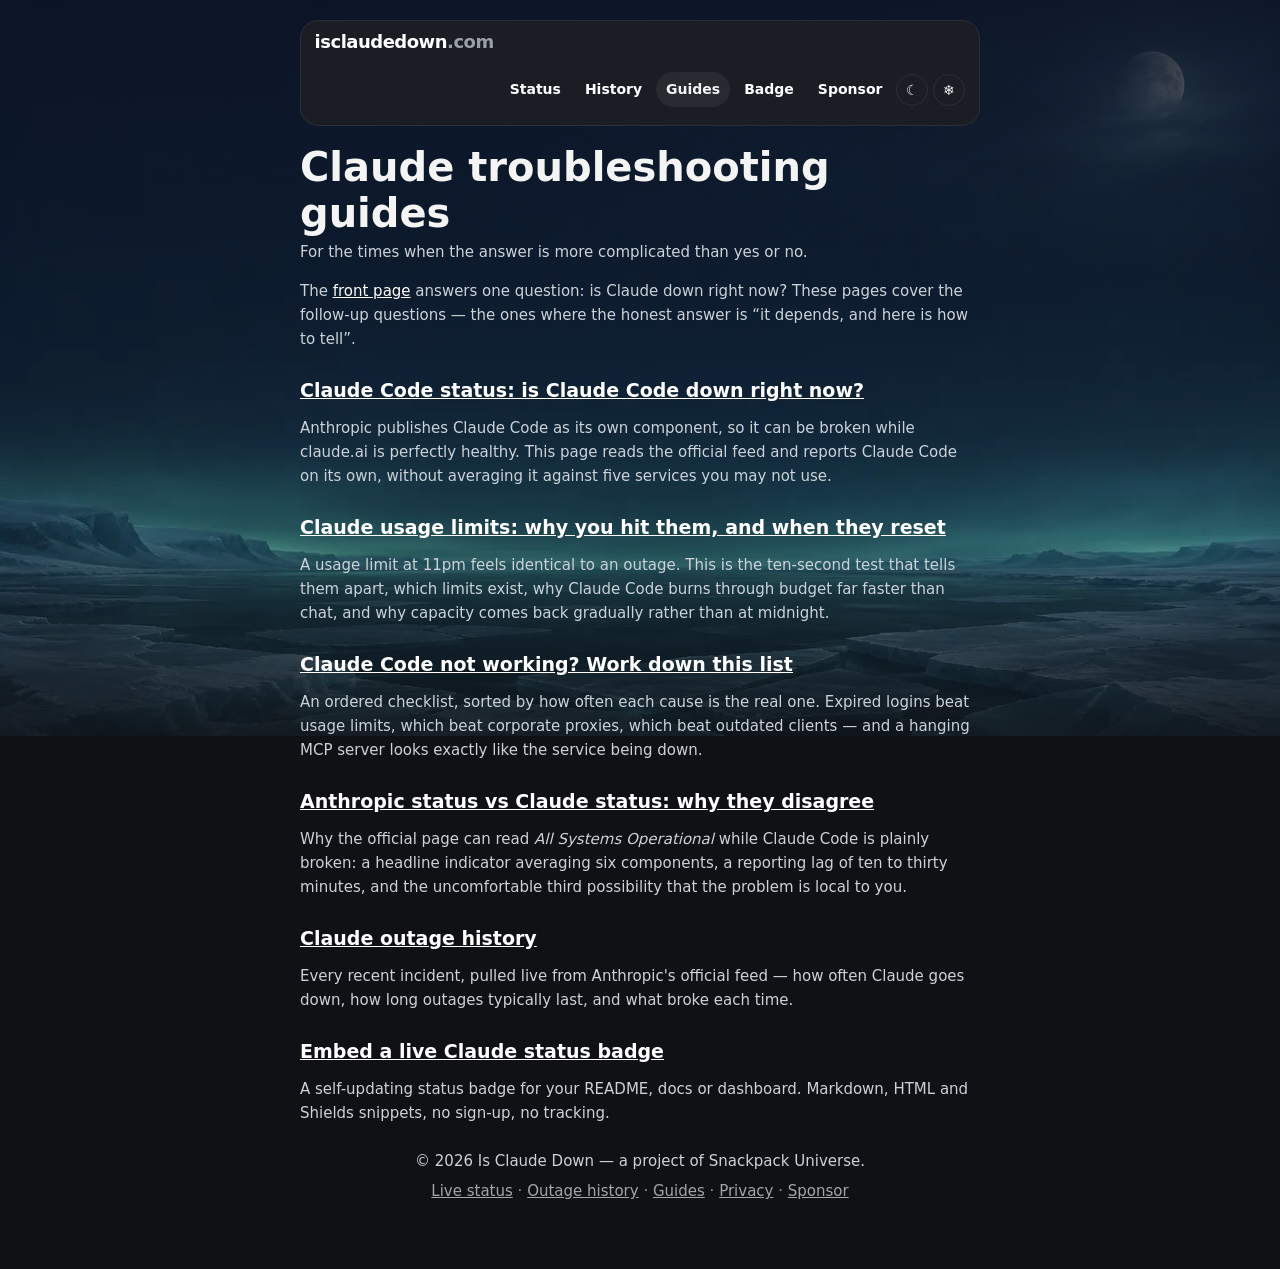
<file: guides.html>
<!DOCTYPE html>
<html lang="en">
<head>
  <meta charset="UTF-8" />
  <meta name="viewport" content="width=device-width, initial-scale=1.0" />
  <title>Claude Troubleshooting Guides — Fixes When Claude Is Down</title>
  <meta name="description" content="Plain-English guides for when Claude misbehaves: usage limits and resets, Claude Code troubleshooting, and why the status page disagrees with reality." />
  <meta name="robots" content="all" />
  <link rel="canonical" href="https://isclaudedown.com/guides.html" />
  <link rel="icon" type="image/png" href="assets/favicon.png" />
  <link rel="stylesheet" href="style.css" />

  <meta property="og:title" content="Claude Troubleshooting Guides" />
  <meta property="og:description" content="Usage limits, Claude Code troubleshooting, and why the official status page disagrees with reality." />
  <meta property="og:type" content="website" />
  <meta property="og:url" content="https://isclaudedown.com/guides.html" />
  <meta property="og:image" content="https://isclaudedown.com/assets/og-card.png" />
  <meta name="twitter:card" content="summary_large_image" />
<!-- theme:generated -->
<script>
  (function () {
    var d = document.documentElement, t = null;
    try { t = localStorage.getItem("snackpack.theme.v1"); } catch (e) {}
    if (t !== "dark" && t !== "light" && t !== "cream") {
      // Dark for everyone on a first visit, not conditional on the OS: this
      // site is designed dark and that is what it should be judged on.
      t = "dark";
    }
    d.setAttribute("data-theme", t);
    d.setAttribute("data-theme-default", "dark");
  })();
</script>
<script defer src="theme.js"></script>
<link rel="stylesheet" href="seasonal-appearance.css">
<script src="seasonal-appearance.js" data-rotation-offset="2"></script>
<!-- /theme:generated -->

</head>
<body data-state="up">
  <main class="wrap legal">
    <header class="topbar">
      <a class="brand" href="/">isclaudedown<span class="dot">.com</span></a>
<!-- nav:generated -->
    <nav aria-label="Primary">
      <ul class="nav-links">
        <li><a href="index.html">Status</a></li>
        <li><a href="history.html">History</a></li>
        <li><a href="guides.html" aria-current="page">Guides</a></li>
        <li><a href="badge.html">Badge</a></li>
        <li><a href="sponsor.html">Sponsor</a></li>
      </ul>
    </nav>
<!-- /nav:generated -->

    </header>

    <h1>Claude troubleshooting guides</h1>
    <p class="legal-updated">For the times when the answer is more complicated than yes or no.</p>

    <p>
      The <a href="/">front page</a> answers one question: is Claude down right now? These pages
      cover the follow-up questions &mdash; the ones where the honest answer is
      &ldquo;it depends, and here is how to tell&rdquo;.
    </p>

    <h2><a href="claude-code-status.html">Claude Code status: is Claude Code down right now?</a></h2>
    <p>
      Anthropic publishes Claude Code as its own component, so it can be broken while
      claude.ai is perfectly healthy. This page reads the official feed and reports Claude
      Code on its own, without averaging it against five services you may not use.
    </p>

    <h2><a href="claude-rate-limits.html">Claude usage limits: why you hit them, and when they reset</a></h2>
    <p>
      A usage limit at 11pm feels identical to an outage. This is the ten-second test that tells
      them apart, which limits exist, why Claude Code burns through budget far faster than chat,
      and why capacity comes back gradually rather than at midnight.
    </p>

    <h2><a href="claude-code-not-working.html">Claude Code not working? Work down this list</a></h2>
    <p>
      An ordered checklist, sorted by how often each cause is the real one. Expired logins beat
      usage limits, which beat corporate proxies, which beat outdated clients &mdash; and a
      hanging MCP server looks exactly like the service being down.
    </p>

    <h2><a href="anthropic-status-vs-claude-status.html">Anthropic status vs Claude status: why they disagree</a></h2>
    <p>
      Why the official page can read <em>All Systems Operational</em> while Claude Code is plainly
      broken: a headline indicator averaging six components, a reporting lag of ten to thirty
      minutes, and the uncomfortable third possibility that the problem is local to you.
    </p>

    <h2><a href="history.html">Claude outage history</a></h2>
    <p>
      Every recent incident, pulled live from Anthropic's official feed &mdash; how often Claude
      goes down, how long outages typically last, and what broke each time.
    </p>

    <h2><a href="badge.html">Embed a live Claude status badge</a></h2>
    <p>
      A self-updating status badge for your README, docs or dashboard. Markdown, HTML and Shields
      snippets, no sign-up, no tracking.
    </p>

    <footer class="foot">
      <p class="foot-main">&copy; 2026 Is Claude Down &mdash; a project of Snackpack Universe.</p>
      <p class="foot-legal">
        <a href="/">Live status</a> &middot; <a href="history.html">Outage history</a> &middot;
        <a href="guides.html">Guides</a> &middot;
        <a href="privacy.html">Privacy</a> &middot; <a href="sponsor.html">Sponsor</a>
      </p>
    </footer>
  </main>

<!-- Cloudflare Web Analytics -->
<script defer src="https://static.cloudflareinsights.com/beacon.min.js"
        data-cf-beacon='{"token": "4ae1f058607c40e0ac708b0199d0e1a7"}'></script>
<!-- End Cloudflare Web Analytics -->
</body>
</html>
</file>
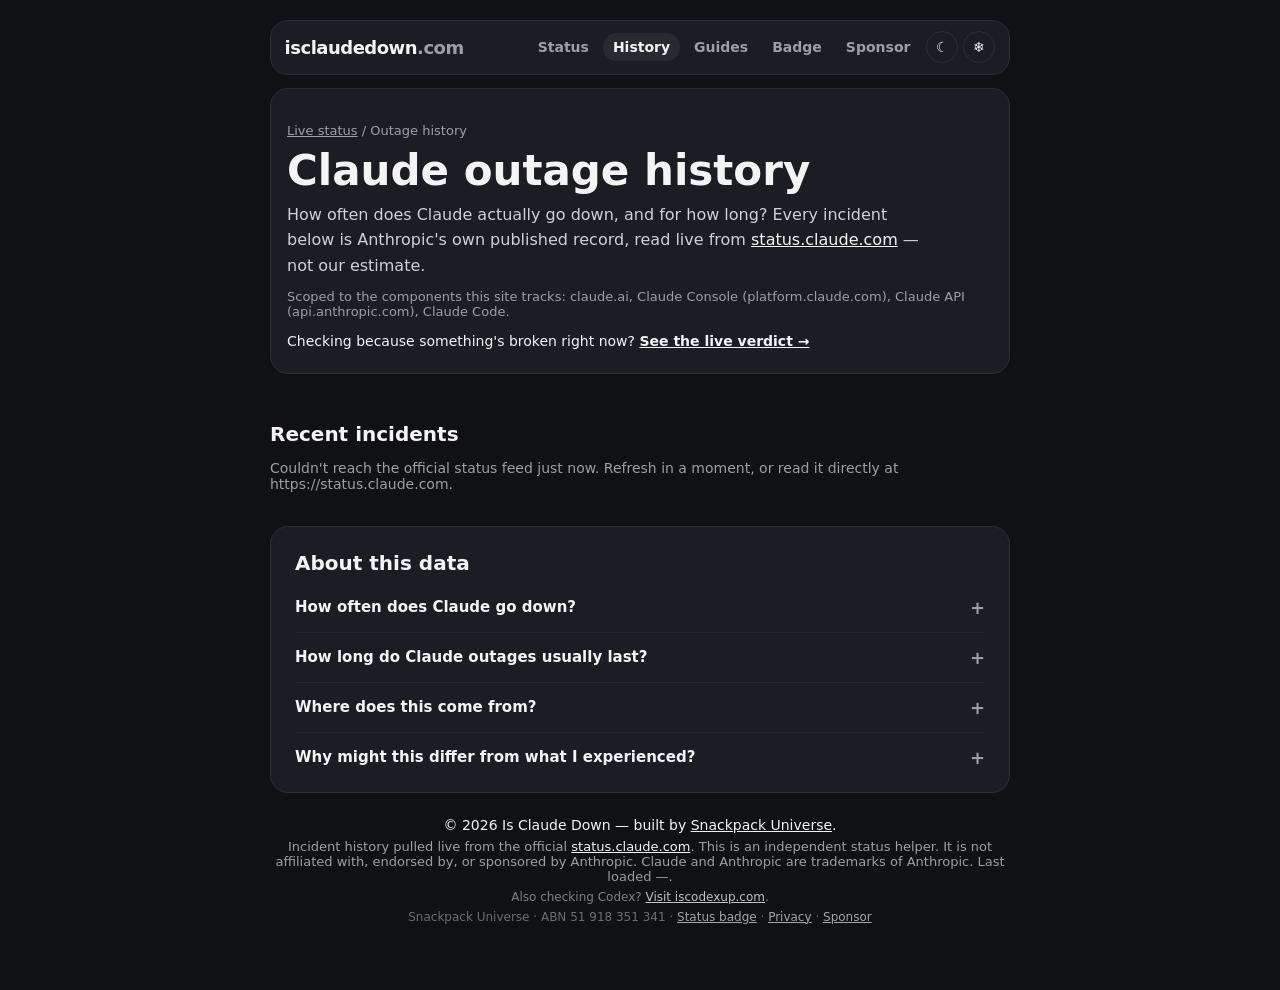
<file: history.html>
<!DOCTYPE html>
<html lang="en">
<head>
  <meta charset="UTF-8" />
  <meta name="viewport" content="width=device-width, initial-scale=1.0" />

  <title>Claude Outage History — Every Recorded Claude Downtime</title>
  <meta name="description" content="Every recent Claude and Claude Code incident, live from Anthropic's status feed: how often Claude goes down, how long outages last, and what broke." />


  <meta property="og:title" content="Claude Outage History" />
  <meta property="og:description" content="How often does Claude actually go down? Every recent incident, straight from Anthropic's official status feed." />
  <meta property="og:type" content="website" />
  <meta property="og:url" content="https://isclaudedown.com/history.html" />
  <meta property="og:site_name" content="Is Claude Down" />
  <meta property="og:image" content="https://isclaudedown.com/assets/og-card.png" />
  <meta property="og:image:width" content="1200" />
  <meta property="og:image:height" content="630" />
  <meta property="og:image:alt" content="Is Claude down right now? Live Claude and Claude Code status." />
  <meta name="twitter:card" content="summary_large_image" />
  <meta name="twitter:title" content="Claude Outage History" />
  <meta name="twitter:description" content="How often does Claude actually go down? Every recent incident, straight from Anthropic's official status feed." />
  <meta name="twitter:image" content="https://isclaudedown.com/assets/og-card.png" />
  <meta name="theme-color" content="#0f1115" />

  <link rel="canonical" href="https://isclaudedown.com/history.html" />
  <link rel="icon" type="image/png" href="assets/claude-logo-256.png" />
  <link rel="manifest" href="manifest.webmanifest" />
  <link rel="apple-touch-icon" href="assets/icon-192.png" />

  <script type="application/ld+json">
  {
    "@context": "https://schema.org",
    "@type": "BreadcrumbList",
    "itemListElement": [
      { "@type": "ListItem", "position": 1, "name": "Is Claude Down", "item": "https://isclaudedown.com/" },
      { "@type": "ListItem", "position": 2, "name": "Claude outage history", "item": "https://isclaudedown.com/history.html" }
    ]
  }
  </script>
  <script type="application/ld+json">
  {
    "@context": "https://schema.org",
    "@type": "FAQPage",
    "mainEntity": [
      {
        "@type": "Question",
        "name": "How often does Claude go down?",
        "acceptedAnswer": {
          "@type": "Answer",
          "text": "This page counts every Claude incident in Anthropic's official status feed, reports the span that feed actually covers, and shows the average incidents per week plus the median and longest incident length. Most incidents are brief and affect a single component rather than all of Claude at once."
        }
      },
      {
        "@type": "Question",
        "name": "How long do Claude outages usually last?",
        "acceptedAnswer": {
          "@type": "Answer",
          "text": "The median incident length is shown at the top of this page, calculated from each incident's official start and resolution timestamps. Minor degradations are typically resolved far faster than major outages."
        }
      },
      {
        "@type": "Question",
        "name": "Where does this outage history come from?",
        "acceptedAnswer": {
          "@type": "Answer",
          "text": "Every entry is Anthropic's own published incident record from status.claude.com, read live via its public API. We don't run independent probes, so nothing here is our estimate — it is the vendor's own report."
        }
      }
    ]
  }
  </script>

  <link rel="stylesheet" href="style.css" />
<!-- theme:generated -->
<script>
  (function () {
    var d = document.documentElement, t = null;
    try { t = localStorage.getItem("snackpack.theme.v1"); } catch (e) {}
    if (t !== "dark" && t !== "light" && t !== "cream") {
      // Dark for everyone on a first visit, not conditional on the OS: this
      // site is designed dark and that is what it should be judged on.
      t = "dark";
    }
    d.setAttribute("data-theme", t);
    d.setAttribute("data-theme-default", "dark");
  })();
</script>
<script defer src="theme.js"></script>
<link rel="stylesheet" href="seasonal-appearance.css">
<script src="seasonal-appearance.js" data-rotation-offset="2"></script>
<!-- /theme:generated -->

</head>
<body data-state="up" class="page-history">
  <main class="wrap">
    <header class="topbar">
      <a class="brand" href="/">isclaudedown<span class="dot">.com</span></a>
<!-- nav:generated -->
    <nav aria-label="Primary">
      <ul class="nav-links">
        <li><a href="index.html">Status</a></li>
        <li><a href="history.html" aria-current="page">History</a></li>
        <li><a href="guides.html">Guides</a></li>
        <li><a href="badge.html">Badge</a></li>
        <li><a href="sponsor.html">Sponsor</a></li>
      </ul>
    </nav>
<!-- /nav:generated -->

    </header>

    <section class="history-intro">
      <nav class="crumbs" aria-label="Breadcrumb">
        <a href="/">Live status</a> <span aria-hidden="true">/</span> <span>Outage history</span>
      </nav>

      <h1>Claude outage history</h1>
      <p class="history-lede">
        How often does Claude actually go down, and for how long? Every incident below is
        Anthropic's own published record, read live from
        <a href="https://status.claude.com" target="_blank" rel="noopener">status.claude.com</a>
        — not our estimate.
      </p>
      <p class="history-scope" id="scope-note"></p>

      <p class="history-cta">
        Checking because something's broken right now?
        <a href="/">See the live verdict &rarr;</a>
      </p>
    </section>

    <section class="history-stats" aria-label="Incident summary">
      <ul id="stats" class="stat-grid"></ul>
      <p class="history-coverage" id="coverage-note"></p>
    </section>

    <section class="history-list">
      <h2>Recent incidents</h2>
      <div id="incident-list"></div>
      <p id="incident-empty" class="history-empty" hidden>
        No incidents published in the window covered by Anthropic's feed. Quiet spell.
      </p>
    </section>

    <section class="faq">
      <h2>About this data</h2>

      <details>
        <summary>How often does Claude go down?</summary>
        <p>The counters above tally every Claude incident in Anthropic's official status feed and show the average per week. Anthropic publishes only its 50 most recent incidents, so the span covered is stated under the numbers, and during a busy stretch that can be a matter of weeks rather than months. Most incidents are brief and affect a single component — a specific model, or just the API — rather than all of Claude at once.</p>
      </details>

      <details>
        <summary>How long do Claude outages usually last?</summary>
        <p>The median figure above is calculated from each incident's official start and resolution timestamps. Minor degradations resolve much faster than major outages, so the median is usually well below the longest incident in the window.</p>
      </details>

      <details>
        <summary>Where does this come from?</summary>
        <p>Anthropic's own incident record at status.claude.com, read live via its public API. We don't run independent probes, so nothing here is a guess on our part. Each entry links to the official incident report.</p>
      </details>

      <details>
        <summary>Why might this differ from what I experienced?</summary>
        <p>A status page only lists incidents the vendor has declared. Short blips, regional problems, and account-specific failures often never get an incident record, so your bad afternoon may not appear here at all.</p>
      </details>
    </section>

    <footer class="foot">
      <p class="foot-main">
        © 2026 Is Claude Down — built by
        <a href="https://www.snackpackuniverse.com/">Snackpack Universe</a>.
      </p>
      <p>
        Incident history pulled live from the official
        <a href="https://status.claude.com" target="_blank" rel="noopener">status.claude.com</a>.
        This is an independent status helper. It is not affiliated with, endorsed by, or sponsored by Anthropic. Claude and Anthropic are trademarks of Anthropic.
        Last loaded <span id="updated">—</span>.
      </p>
      <p class="foot-network">
        Also checking Codex? <a href="https://iscodexup.com/" target="_blank" rel="noopener">Visit iscodexup.com</a>.
      </p>
      <p class="foot-legal">
        Snackpack Universe · ABN 51 918 351 341 ·
        <a href="badge.html">Status badge</a> ·
        <a href="privacy.html">Privacy</a> ·
        <a href="sponsor.html">Sponsor</a>
      </p>
    </footer>
  </main>

  <script src="config.js"></script>
  <script src="history.js"></script>

  <script defer src="https://static.cloudflareinsights.com/beacon.min.js"
          data-cf-beacon='{"token": "4ae1f058607c40e0ac708b0199d0e1a7"}'></script>
</body>
</html>
</file>
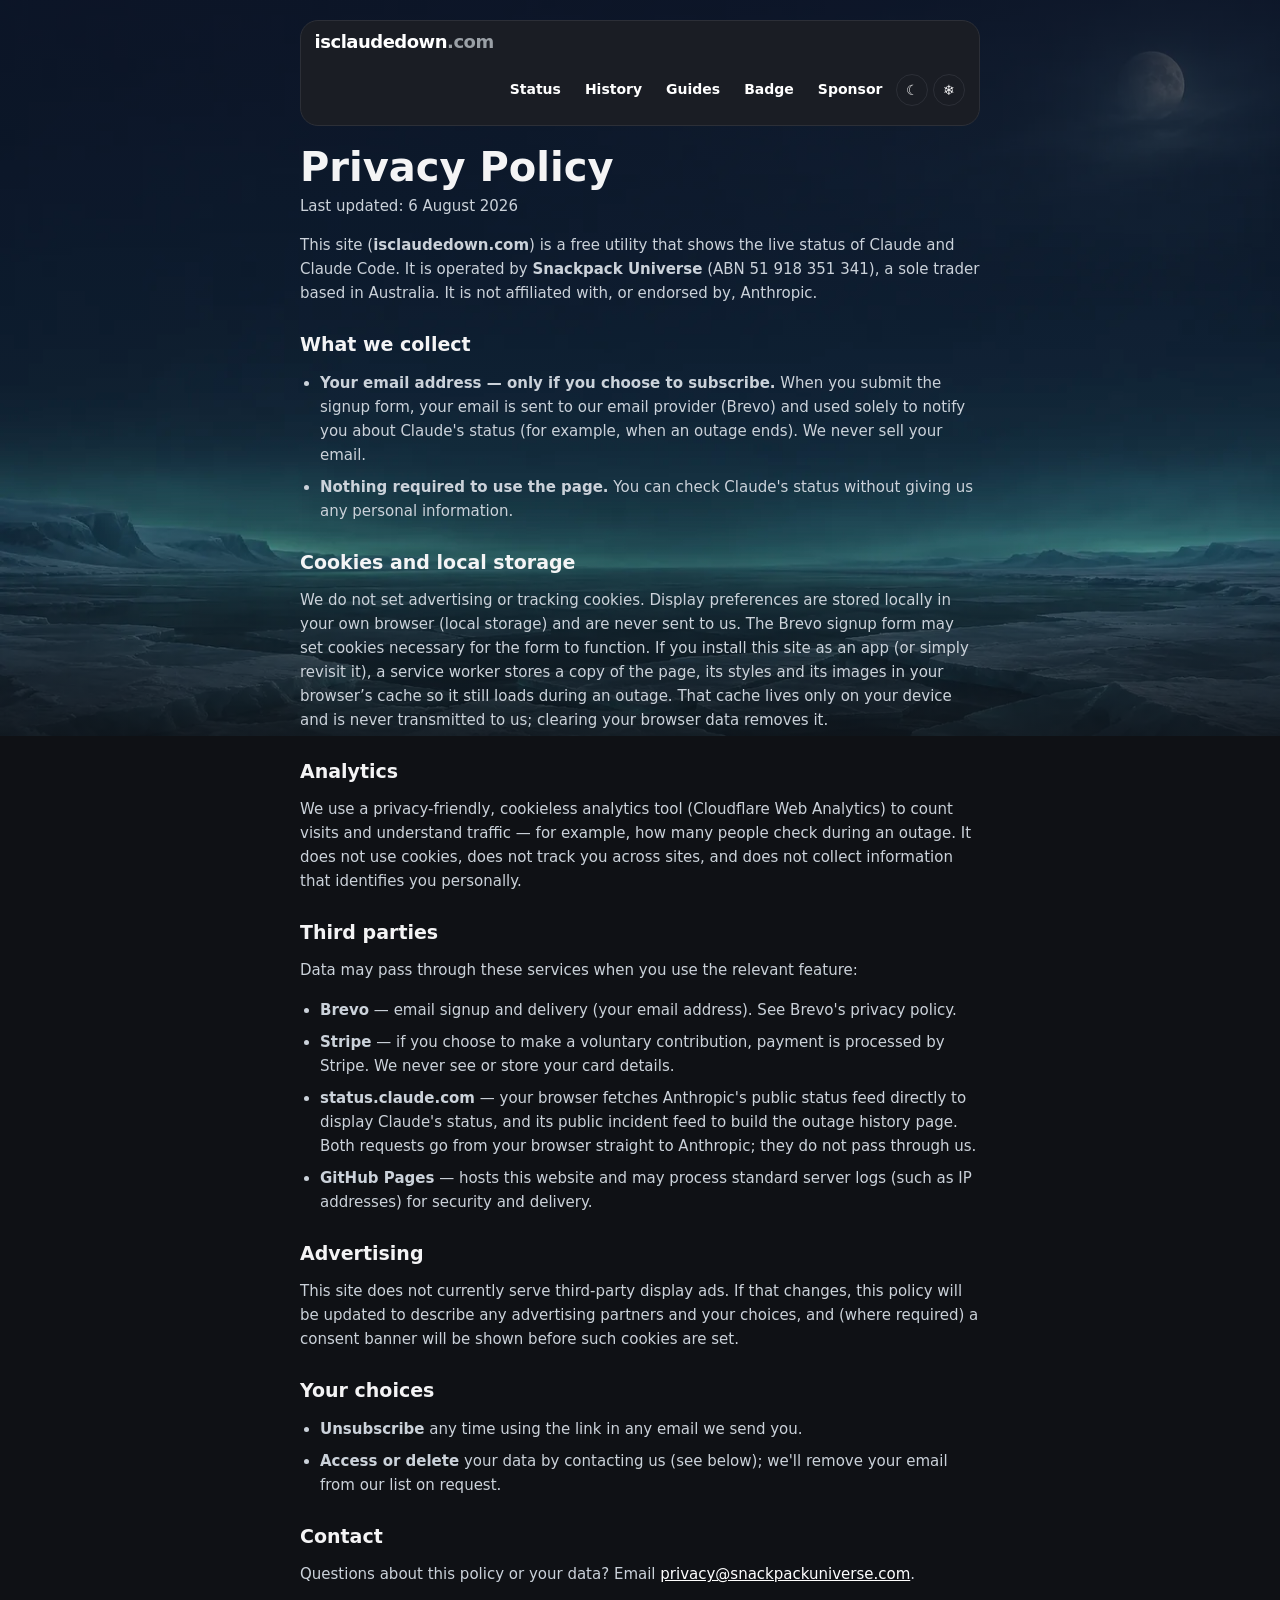
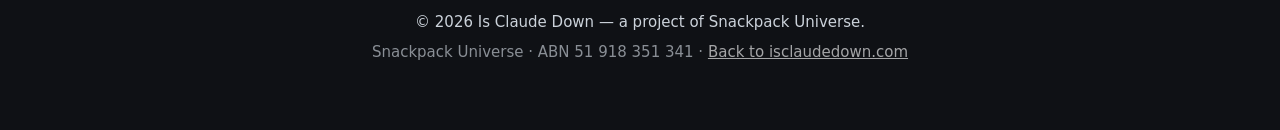
<file: privacy.html>
<!DOCTYPE html>
<html lang="en">
<head>
  <meta charset="UTF-8" />
  <meta name="viewport" content="width=device-width, initial-scale=1.0" />
  <title>Privacy Policy — Is Claude Down</title>
  <meta name="description" content="Privacy policy for isclaudedown.com — what we collect, how we use it, and the third parties involved." />
  <meta name="robots" content="all" />
  <link rel="canonical" href="https://isclaudedown.com/privacy.html" />
  <link rel="icon" type="image/png" href="assets/claude-logo-256.png" />
  <link rel="stylesheet" href="style.css" />
<!-- theme:generated -->
<script>
  (function () {
    var d = document.documentElement, t = null;
    try { t = localStorage.getItem("snackpack.theme.v1"); } catch (e) {}
    if (t !== "dark" && t !== "light" && t !== "cream") {
      // Dark for everyone on a first visit, not conditional on the OS: this
      // site is designed dark and that is what it should be judged on.
      t = "dark";
    }
    d.setAttribute("data-theme", t);
    d.setAttribute("data-theme-default", "dark");
  })();
</script>
<script defer src="theme.js"></script>
<link rel="stylesheet" href="seasonal-appearance.css">
<script src="seasonal-appearance.js" data-rotation-offset="2"></script>
<!-- /theme:generated -->

</head>
<body data-state="up">
  <main class="wrap legal">
    <header class="topbar">
      <a class="brand" href="/">isclaudedown<span class="dot">.com</span></a>
<!-- nav:generated -->
    <nav aria-label="Primary">
      <ul class="nav-links">
        <li><a href="index.html">Status</a></li>
        <li><a href="history.html">History</a></li>
        <li><a href="guides.html">Guides</a></li>
        <li><a href="badge.html">Badge</a></li>
        <li><a href="sponsor.html">Sponsor</a></li>
      </ul>
    </nav>
<!-- /nav:generated -->


    </header>

    <h1>Privacy Policy</h1>
    <p class="legal-updated">Last updated: 6 August 2026</p>

    <p>
      This site (<strong>isclaudedown.com</strong>) is a free utility that shows the live status of
      Claude and Claude Code. It is operated by <strong>Snackpack Universe</strong>
      (ABN 51&nbsp;918&nbsp;351&nbsp;341), a sole trader based in Australia. It is not affiliated with,
      or endorsed by, Anthropic.
    </p>

    <h2>What we collect</h2>
    <ul>
      <li>
        <strong>Your email address — only if you choose to subscribe.</strong> When you submit the
        signup form, your email is sent to our email provider (Brevo) and used solely to notify you
        about Claude's status (for example, when an outage ends). We never sell your email.
      </li>
      <li>
        <strong>Nothing required to use the page.</strong> You can check Claude's status without
        giving us any personal information.
      </li>
    </ul>

    <h2>Cookies and local storage</h2>
    <p>
      We do not set advertising or tracking cookies. Display preferences are stored locally in your own browser (local storage) and are never sent to us. The Brevo signup form may set cookies necessary for the form to function. If you install this site as an app (or simply revisit it), a service worker stores a copy of the page, its styles and its images in your browser&rsquo;s cache so it still loads during an outage. That cache lives only on your device and is never transmitted to us; clearing your browser data removes it.
    </p>

    <h2>Analytics</h2>
    <p>
      We use a privacy-friendly, cookieless analytics tool (Cloudflare Web Analytics) to count
      visits and understand traffic — for example, how many people check during an outage. It does
      not use cookies, does not track you across sites, and does not collect information that
      identifies you personally.
    </p>

    <h2>Third parties</h2>
    <p>Data may pass through these services when you use the relevant feature:</p>
    <ul>
      <li><strong>Brevo</strong> — email signup and delivery (your email address). See Brevo's privacy policy.</li>
      <li><strong>Stripe</strong> — if you choose to make a voluntary contribution, payment is processed by Stripe. We never see or store your card details.</li>
      <li><strong>status.claude.com</strong> — your browser fetches Anthropic's public status feed directly to display Claude's status, and its public incident feed to build the outage history page. Both requests go from your browser straight to Anthropic; they do not pass through us.</li>
      <li><strong>GitHub Pages</strong> — hosts this website and may process standard server logs (such as IP addresses) for security and delivery.</li>
    </ul>

    <h2>Advertising</h2>
    <p>
      This site does not currently serve third-party display ads. If that changes, this policy will be
      updated to describe any advertising partners and your choices, and (where required) a consent
      banner will be shown before such cookies are set.
    </p>

    <h2>Your choices</h2>
    <ul>
      <li><strong>Unsubscribe</strong> any time using the link in any email we send you.</li>
      <li><strong>Access or delete</strong> your data by contacting us (see below); we'll remove your email from our list on request.</li>
    </ul>

    <h2>Contact</h2>
    <p>
      Questions about this policy or your data? Email
      <a href="mailto:privacy@snackpackuniverse.com">privacy@snackpackuniverse.com</a>.
    </p>

    <footer class="foot">
      <p class="foot-main">© 2026 Is Claude Down — a project of Snackpack Universe.</p>
      <p class="foot-legal">
        Snackpack Universe · ABN 51 918 351 341 · <a href="/">Back to isclaudedown.com</a>
      </p>
    </footer>
  </main>

  <!-- Cloudflare Web Analytics — privacy-friendly, cookieless -->
  <script defer src="https://static.cloudflareinsights.com/beacon.min.js"
          data-cf-beacon='{"token": "4ae1f058607c40e0ac708b0199d0e1a7"}'></script>
</body>
</html>
</file>
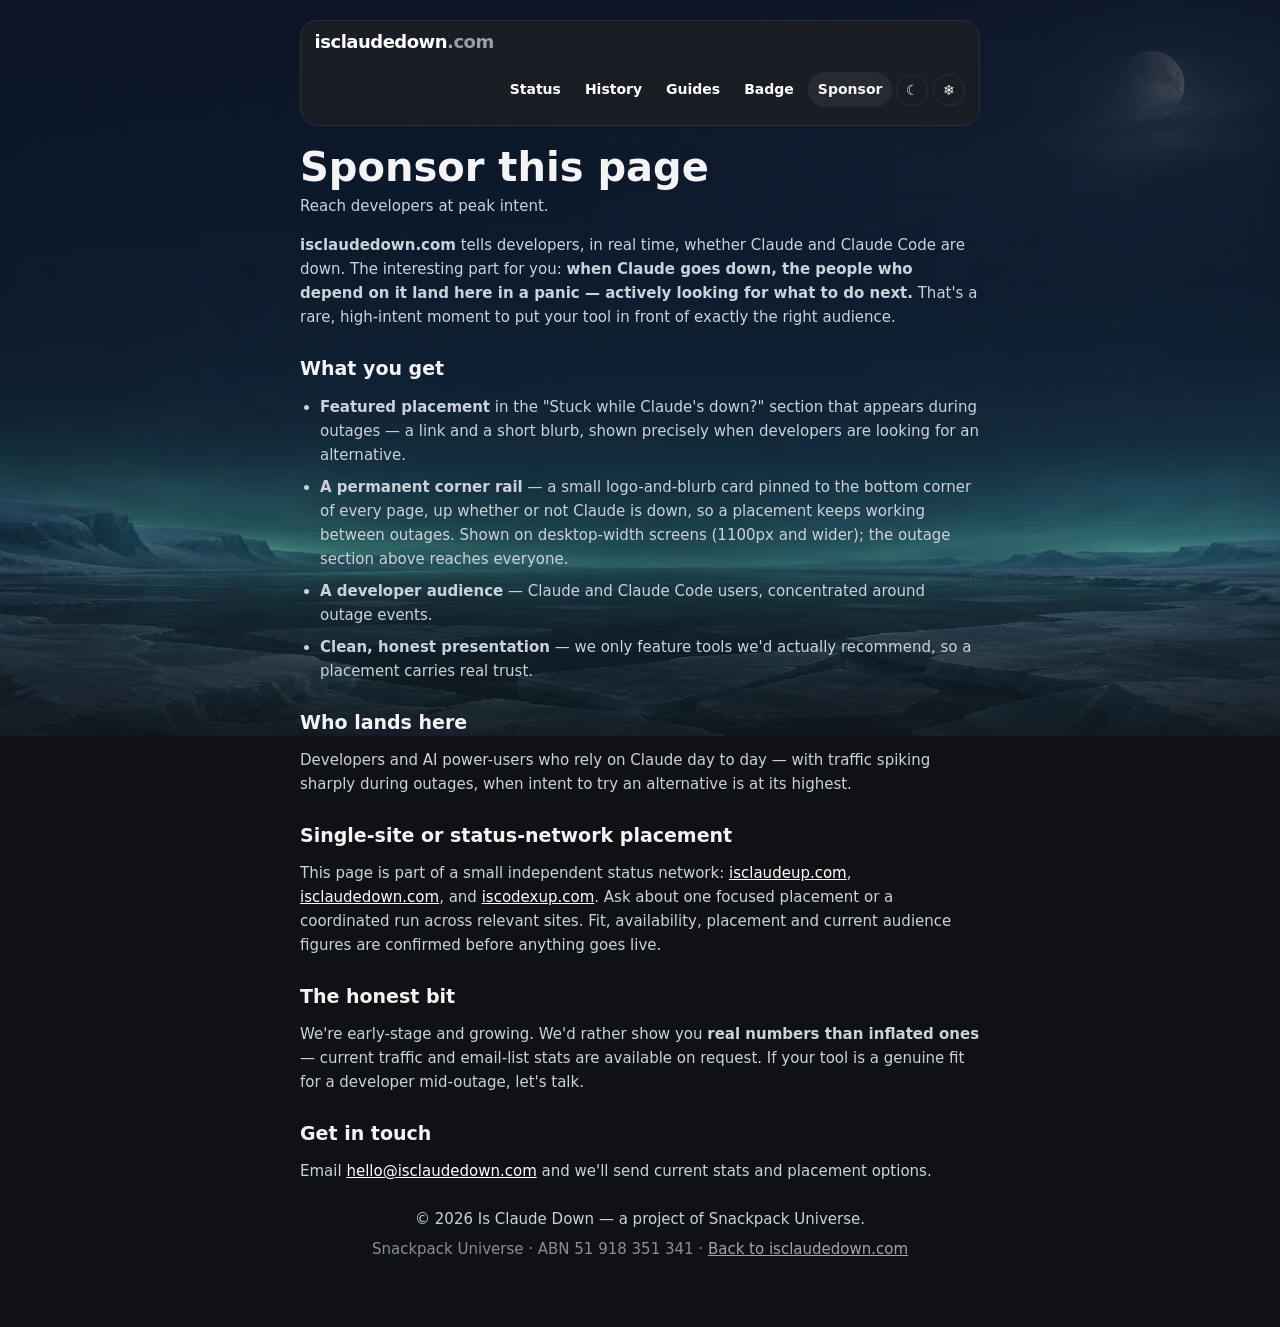
<file: sponsor.html>
<!DOCTYPE html>
<html lang="en">
<head>
  <meta charset="UTF-8" />
  <meta name="viewport" content="width=device-width, initial-scale=1.0" />
  <title>Sponsor — Is Claude Down</title>
  <meta name="description" content="Sponsor isclaudedown.com — reach developers at the exact moment Claude goes down and they're looking for an alternative." />
  <meta name="robots" content="all" />
  <link rel="canonical" href="https://isclaudedown.com/sponsor.html" />
  <link rel="icon" type="image/png" href="assets/claude-logo-256.png" />
  <link rel="stylesheet" href="style.css" />
<!-- theme:generated -->
<script>
  (function () {
    var d = document.documentElement, t = null;
    try { t = localStorage.getItem("snackpack.theme.v1"); } catch (e) {}
    if (t !== "dark" && t !== "light" && t !== "cream") {
      // Dark for everyone on a first visit, not conditional on the OS: this
      // site is designed dark and that is what it should be judged on.
      t = "dark";
    }
    d.setAttribute("data-theme", t);
    d.setAttribute("data-theme-default", "dark");
  })();
</script>
<script defer src="theme.js"></script>
<link rel="stylesheet" href="seasonal-appearance.css">
<script src="seasonal-appearance.js" data-rotation-offset="2"></script>
<!-- /theme:generated -->

</head>
<body data-state="up">
  <main class="wrap legal">
    <header class="topbar">
      <a class="brand" href="/">isclaudedown<span class="dot">.com</span></a>
<!-- nav:generated -->
    <nav aria-label="Primary">
      <ul class="nav-links">
        <li><a href="index.html">Status</a></li>
        <li><a href="history.html">History</a></li>
        <li><a href="guides.html">Guides</a></li>
        <li><a href="badge.html">Badge</a></li>
        <li><a href="sponsor.html" aria-current="page">Sponsor</a></li>
      </ul>
    </nav>
<!-- /nav:generated -->


    </header>

    <h1>Sponsor this page</h1>
    <p class="legal-updated">Reach developers at peak intent.</p>

    <p>
      <strong>isclaudedown.com</strong> tells developers, in real time, whether Claude and
      Claude Code are down. The interesting part for you: <strong>when Claude goes down,
      the people who depend on it land here in a panic — actively looking for what to do
      next.</strong> That's a rare, high-intent moment to put your tool in front of exactly
      the right audience.
    </p>

    <h2>What you get</h2>
    <ul>
      <li><strong>Featured placement</strong> in the "Stuck while Claude's down?" section that
        appears during outages — a link and a short blurb, shown precisely when developers are
        looking for an alternative.</li>
      <li><strong>A permanent corner rail</strong> — a small logo-and-blurb card pinned to
        the bottom corner of every page, up whether or not Claude is down, so a placement keeps
        working between outages. Shown on desktop-width screens (1100px and wider); the
        outage section above reaches everyone.</li>
      <li><strong>A developer audience</strong> — Claude and Claude Code users, concentrated
        around outage events.</li>
      <li><strong>Clean, honest presentation</strong> — we only feature tools we'd actually
        recommend, so a placement carries real trust.</li>
    </ul>

    <h2>Who lands here</h2>
    <p>
      Developers and AI power-users who rely on Claude day to day — with traffic spiking sharply
      during outages, when intent to try an alternative is at its highest.
    </p>

    <h2>Single-site or status-network placement</h2>
    <p>
      This page is part of a small independent status network:
      <a href="https://isclaudeup.com/">isclaudeup.com</a>,
      <a href="https://isclaudedown.com/">isclaudedown.com</a>, and
      <a href="https://iscodexup.com/">iscodexup.com</a>. Ask about one focused
      placement or a coordinated run across relevant sites. Fit, availability,
      placement and current audience figures are confirmed before anything goes live.
    </p>

    <h2>The honest bit</h2>
    <p>
      We're early-stage and growing. We'd rather show you <strong>real numbers than inflated
      ones</strong> — current traffic and email-list stats are available on request. If your tool
      is a genuine fit for a developer mid-outage, let's talk.
    </p>

    <h2>Get in touch</h2>
    <p>
      Email <a href="mailto:hello@isclaudedown.com">hello@isclaudedown.com</a> and we'll send current
      stats and placement options.
    </p>

    <footer class="foot">
      <p class="foot-main">© 2026 Is Claude Down — a project of Snackpack Universe.</p>
      <p class="foot-legal">
        Snackpack Universe · ABN 51 918 351 341 · <a href="/">Back to isclaudedown.com</a>
      </p>
    </footer>
  </main>

  <!-- Cloudflare Web Analytics — privacy-friendly, cookieless -->
  <script defer src="https://static.cloudflareinsights.com/beacon.min.js"
          data-cf-beacon='{"token": "4ae1f058607c40e0ac708b0199d0e1a7"}'></script>
</body>
</html>
</file>
<file: style.css>
:root {
  --bg: #0f1115;
  --fg: #f4f4f5;
  --muted: #9aa0a6;
  --card: #1a1d24;
  --up: #16a34a;
  --up-soft: #052e16;
  --down: #dc2626;
  --down-soft: #3f0d0d;
  --warn: #d97706;
  --warn-soft: #3a2606;
  --radius: 18px;
  --fg-soft: #cbd2da;
  --line: #24272f;
  --line-strong: #2c2f37;
  --line-strongest: rgba(255, 255, 255, .34);
  --overlay: rgba(255, 255, 255, .06);
  --on-bright: #0f1115;
}

/* ---------------------------------------------------------------------------
   Themes
   ---------------------------------------------------------------------------
   dark (default) → light → cream, cycled by theme.js and set on <html> before
   first paint by an inline snippet in each page's <head>.

   This page tints toward the verdict (see body[data-state] below), so the
   "-soft" colours are not decoration — they ARE the page background during an
   outage. Each theme therefore needs its own tint that stays readable: deep
   near-blacks on dark, pale washes on the two light themes.

   --on-bright is text that sits on a saturated badge (the green/red pills), so
   it stays dark in every theme; the badge colour underneath does not change.
--------------------------------------------------------------------------- */

:root[data-theme="dark"] {
  --bg: #0f1115;
  --fg: #f4f4f5;
  --muted: #9aa0a6;
  --card: #1a1d24;
  --fg-soft: #cbd2da;
  --line: #24272f;
  --line-strong: #2c2f37;
  --line-strongest: rgba(255, 255, 255, .34);
  --overlay: rgba(255, 255, 255, .06);
  --on-bright: #0f1115;
  --up: #16a34a;  --up-soft: #052e16;
  --down: #dc2626; --down-soft: #3f0d0d;
  --warn: #d97706; --warn-soft: #3a2606;
}

:root[data-theme="light"] {
  --bg: #f4f8fd;
  --fg: #16202c;
  --muted: #5b6b7c;
  --card: #ffffff;
  --fg-soft: #445468;
  --line: rgba(22, 32, 44, .12);
  --line-strong: rgba(22, 32, 44, .2);
  --line-strongest: rgba(22, 32, 44, .38);
  --overlay: rgba(22, 32, 44, .05);
  --on-bright: #ffffff;
  --up: #15803d;  --up-soft: #d8f3e0;
  --down: #b91c1c; --down-soft: #fbdcdc;
  --warn: #b45309; --warn-soft: #fbeccd;
}

:root[data-theme="cream"] {
  --bg: #f6efe4;
  --fg: #201713;
  --muted: #6a5b52;
  --card: #fffdf8;
  --fg-soft: #4c4039;
  --line: rgba(32, 23, 19, .12);
  --line-strong: rgba(32, 23, 19, .2);
  --line-strongest: rgba(32, 23, 19, .38);
  --overlay: rgba(32, 23, 19, .05);
  --on-bright: #fffdf8;
  --up: #1f8f77;  --up-soft: #ddefe9;
  --down: #c0392b; --down-soft: #f8e2dd;
  --warn: #b9481e; --warn-soft: #f7e6d5;
}

/* ---------- Top nav ----------------------------------------------------- */
/* The site had no nav: history, badge and sponsor were reachable only from body
   copy and the footer, which is why the outage-history page -- the one piece of
   evergreen, indexable content here -- was effectively unlinked. */

.topbar {
  display: flex;
  align-items: center;
  justify-content: space-between;
  gap: 12px;
  flex-wrap: wrap;
}

/* margin-left:auto rather than relying on the topbar's space-between: when the
   header wraps on a narrow screen the nav becomes its own flex line, and
   space-between then puts a lone item at flex-start. An auto margin keeps it
   on the right in both states, so it does not jump sides at the wrap point. */
.topbar nav { margin-left: auto; }

.nav-links {
  display: flex;
  align-items: center;
  justify-content: flex-end;
  gap: 4px;
  margin: 0;
  padding: 0;
  list-style: none;
  flex-wrap: wrap;
}

.nav-links a {
  display: inline-block;
  padding: 6px 10px;
  border-radius: 999px;
  color: var(--muted);
  text-decoration: none;
  font-size: 14px;
  font-weight: 600;
}

.nav-links a:hover { color: var(--fg); background: var(--overlay); }
.nav-links a[aria-current="page"] { color: var(--fg); background: var(--overlay); }
.nav-links a:focus-visible { outline: 2px solid var(--fg); outline-offset: 2px; }

/* ---------- Theme toggle ------------------------------------------------ */

.theme-toggle {
  display: inline-grid;
  place-items: center;
  width: 32px;
  height: 32px;
  padding: 0;
  border: 1px solid var(--line-strong);
  border-radius: 50%;
  background: var(--card);
  color: var(--fg);
  font-size: 14px;
  line-height: 1;
  cursor: pointer;
  transition: transform .12s ease, border-color .12s ease;
}

.theme-toggle:hover { border-color: var(--line-strongest); transform: rotate(-12deg); }
.theme-toggle:focus-visible { outline: 2px solid var(--fg); outline-offset: 2px; }

.nav-theme-item { display: flex; align-items: center; margin-left: 2px; }

.theme-toggle--floating {
  position: fixed;
  top: 14px;
  right: 14px;
  z-index: 60;
  box-shadow: 0 2px 10px rgba(0, 0, 0, .25);
}

@media (prefers-reduced-motion: reduce) {
  .theme-toggle { transition: none; }
  .theme-toggle:hover { transform: none; }
}


* { box-sizing: border-box; }

html, body {
  margin: 0;
  padding: 0;
  background: var(--bg);
  color: var(--fg);
  font-family: system-ui, -apple-system, "Segoe UI", Roboto, Helvetica, Arial, sans-serif;
  -webkit-font-smoothing: antialiased;
}

/* The whole page tints toward the verdict */
body[data-state="up"]   { background: radial-gradient(1200px 600px at 50% -10%, var(--up-soft), var(--bg)); }
body[data-state="down"] { background: radial-gradient(1200px 600px at 50% -10%, var(--down-soft), var(--bg)); }
body[data-state="degraded"] { background: radial-gradient(1200px 600px at 50% -10%, var(--warn-soft), var(--bg)); }

.wrap {
  max-width: 720px;
  margin: 0 auto;
  padding: 20px 20px 60px;
}

.topbar { padding: 8px 0 4px; }
.brand { font-weight: 800; letter-spacing: -0.5px; font-size: 18px; }
.brand .dot { color: var(--muted); font-weight: 600; }

/* ---------- THE BIG TV ---------- */
.tv {
  text-align: center;
  padding: 28px 16px 24px;
}

.question {
  font-size: clamp(16px, 4vw, 20px);
  color: var(--muted);
  margin: 8px 0 0;
}

.verdict {
  font-size: clamp(72px, 22vw, 160px);
  line-height: 0.95;
  margin: 4px 0 8px;
  font-weight: 900;
  letter-spacing: -3px;
}
body[data-state="up"]   .verdict { color: var(--up); }
body[data-state="down"] .verdict { color: var(--down); }
body[data-state="degraded"] .verdict { color: var(--warn); }

.subline {
  font-size: clamp(15px, 3.5vw, 19px);
  color: var(--fg);
  margin: 0 auto 20px;
  max-width: 480px;
}

/* ---------- MASCOT ---------- */
.mascot { line-height: 0; }
.mascot img {
  display: block;
  margin: 0 auto;
  width: clamp(160px, 42vw, 240px);
  height: auto;
  filter: drop-shadow(0 14px 30px rgba(0, 0, 0, .55));
  transition: filter .3s;
}
body[data-state="up"] .mascot img { filter: drop-shadow(0 0 26px rgba(34, 197, 94, .45)); }
body[data-state="degraded"] .mascot img { filter: drop-shadow(0 0 26px rgba(217, 119, 6, .45)); }
body[data-state="down"] .mascot img {
  filter: drop-shadow(0 0 26px rgba(220, 38, 38, .5));
  animation: glitch 0.9s infinite steps(2);
}

@keyframes glitch {
  0%   { transform: translate(0, 0); }
  25%  { transform: translate(-2px, 1px); }
  50%  { transform: translate(2px, -1px); }
  75%  { transform: translate(-1px, -1px); }
  100% { transform: translate(0, 0); }
}

/* ---------- SMASH BUTTON ---------- */
.smash {
  appearance: none;
  border: none;
  background: none;
  cursor: pointer;
  padding: 4px;
  display: inline-flex;
  flex-direction: column;
  align-items: center;
  gap: 6px;
  transition: transform .05s ease, filter .1s ease;
  user-select: none;
  -webkit-tap-highlight-color: transparent;
}
.smash img {
  width: clamp(110px, 30vw, 150px);
  height: auto;
  filter: drop-shadow(0 6px 14px rgba(0,0,0,.5));
  pointer-events: none;
}
.smash:hover { filter: brightness(1.08); }
.smash:active { transform: translateY(4px) scale(.95); }
/* lit glow that matches the active button color */
body[data-state="up"]   .smash img { filter: drop-shadow(0 0 18px rgba(132, 204, 22, .65)); }
body[data-state="down"] .smash img { filter: drop-shadow(0 0 18px rgba(220, 38, 38, .65)); }
.smash-label {
  font-size: 16px;
  font-weight: 800;
  letter-spacing: .5px;
  color: var(--fg);
  text-transform: uppercase;
}
.smash.pop { animation: pop .25s ease; }
@keyframes pop { 50% { transform: scale(1.08); } }

.quote {
  min-height: 1.4em;
  margin: 16px auto 6px;
  max-width: 460px;
  font-style: italic;
  color: var(--fg);
  opacity: 0;
  transition: opacity .2s;
}
.quote.show { opacity: 1; }

/* ---------- SHARE + SISTER SITE ---------- */
/* Deliberately quiet: the smash button is the hero, this sits under it. */
.share {
  display: inline-flex;
  align-items: center;
  gap: 8px;
  margin: 18px auto 0;
  padding: 9px 16px;
  font: inherit;
  font-size: 14px;
  font-weight: 700;
  color: var(--muted);
  background: transparent;
  border: 1px solid var(--line-strong);
  border-radius: 999px;
  cursor: pointer;
  transition: color .15s ease, border-color .15s ease, background .15s ease;
}
.share:hover,
.share:focus-visible {
  color: var(--fg);
  border-color: var(--line-strongest);
  background: var(--overlay);
}
.share .share-icon { font-size: 15px; line-height: 1; }
/* Nudge toward the verdict colour during an incident — that's when sharing matters. */
body[data-state="down"] .share { border-color: rgba(220, 38, 38, .45); color: var(--fg); }
body[data-state="degraded"] .share { border-color: rgba(217, 119, 6, .45); }

.sister {
  margin: 14px auto 0;
  font-size: 13px;
  color: var(--muted);
}
.sister a { color: var(--muted); text-decoration: underline; text-underline-offset: 2px; }
.sister a:hover, .sister a:focus-visible { color: var(--fg); }

/* ---------- SECTIONS ---------- */
.signup, .components {
  background: var(--card);
  border-radius: var(--radius);
  padding: 24px;
  margin: 22px 0;
}
.signup { text-align: center; }
.signup h2, .components h2 { margin: 0 0 6px; font-size: 20px; }
.signup p { color: var(--muted); margin: 0 0 16px; }

.finehint { font-size: 12px; color: var(--muted); margin-top: 10px; }

/* ---------- BREVO FORM (dark-theme overrides) ---------- */
.signup .sib-form { padding: 0; background: transparent !important; }
.signup .sib-form-container { max-width: 440px; margin: 0 auto; }
.signup #sib-container {
  background: transparent !important;
  border: none !important;
  padding: 0 !important;
  max-width: none !important;
}
/* email field + button on one row, wrapping on mobile */
.signup #sib-form {
  display: flex;
  flex-wrap: wrap;
  gap: 8px;
  justify-content: center;
  align-items: flex-start;
}
.signup .sib-input { flex: 1 1 220px; padding: 0 !important; margin: 0 !important; }
.signup .form__entry, .signup .entry_block, .signup .form__label-row { margin: 0 !important; padding: 0 !important; }
.signup .sib-form .input,
.signup #sib-form input.input {
  box-sizing: border-box !important;
  width: 100%;
  height: 48px !important;
  padding: 0 14px !important;
  border-radius: 10px !important;
  border: 1px solid var(--line-strong) !important;
  background: var(--bg) !important;
  color: var(--fg) !important;
  font-size: 15px !important;
  font-family: inherit !important;
  box-shadow: none !important;
}
.signup .sib-form .input::placeholder { color: var(--muted) !important; }
.signup .sib-form-block { padding: 0 !important; }
.signup .sib-form-block__button {
  box-sizing: border-box !important;
  height: 48px !important;
  padding: 0 22px !important;
  border: none !important;
  border-radius: 10px !important;
  cursor: pointer;
  background: #84cc16 !important;
  color: var(--on-bright) !important;
  font-weight: 800 !important;
  font-size: 15px !important;
  font-family: inherit !important;
  white-space: nowrap;
  transition: filter .12s ease;
}
.signup .sib-form-block__button:hover { filter: brightness(1.08); }
/* GDPR consent row — full width, sits on its own line below email+button */
.signup .sib-optin { flex-basis: 100%; padding: 0 !important; margin: 4px 0 0 !important; }
.signup .entry_mcq { margin: 0 !important; padding: 0 !important; }
.signup .consent-label {
  display: flex; align-items: flex-start; gap: 8px;
  text-align: left; cursor: pointer;
}
.signup .consent-label input[type="checkbox"] {
  width: 16px; height: 16px; margin: 1px 0 0; flex: 0 0 auto;
  accent-color: #84cc16; cursor: pointer;
}
.signup .consent-text { font-size: 12px; color: var(--muted); line-height: 1.45; }
.signup .consent-text a { color: #84cc16; }
/* field-level error text */
.signup .entry__error {
  flex-basis: 100%;
  margin-top: 6px !important;
  padding: 8px 10px !important;
  font-family: inherit !important;
  font-size: 13px !important;
}
/* success / error notification panels */
.signup .sib-form-message-panel {
  max-width: 440px !important;
  margin: 0 auto 14px !important;
  border-radius: 10px !important;
  font-family: inherit !important;
  font-size: 14px !important;
}

/* component list */
#components { list-style: none; margin: 0; padding: 0; }
#components li {
  display: flex; justify-content: space-between; align-items: center;
  padding: 12px 4px; border-bottom: 1px solid var(--line); font-size: 15px;
}
#components li:last-child { border-bottom: none; }
.pill { font-size: 12px; font-weight: 700; padding: 4px 10px; border-radius: 999px; text-transform: capitalize; }
.pill.operational { background: var(--up-soft); color: #4ade80; }
.pill.degraded_performance, .pill.partial_outage { background: var(--warn-soft); color: #fbbf24; }
.pill.major_outage { background: var(--down-soft); color: #f87171; }

/* ---------- LEGAL / CONTENT PAGES ---------- */
.brand { text-decoration: none; color: var(--fg); }
.legal { max-width: 720px; }
.legal h1 { font-size: clamp(28px, 7vw, 40px); margin: 18px 0 4px; }
.legal h2 { font-size: 19px; margin: 28px 0 6px; }
.legal p, .legal li { color: var(--fg-soft); line-height: 1.6; font-size: 15px; }
.legal ul { padding-left: 20px; }
.legal li { margin: 8px 0; }
.legal a { color: #fff; }
.legal-updated { color: var(--muted); font-size: 13px; margin-top: 0; }

/* ---------- CONTEXTUAL BACKUP TOOLS (outage only) ---------- */
.alternatives {
  display: none; /* hidden when Claude is up — keeps the calm view clean */
  background: var(--card);
  border: 1px solid var(--warn);
  border-radius: var(--radius);
  padding: 24px;
  margin: 22px 0;
  text-align: center;
}
body[data-state="down"] .alternatives,
body[data-state="degraded"] .alternatives { display: block; }
.alternatives h2 { margin: 0 0 6px; font-size: 20px; }
.alternatives > p { color: var(--muted); margin: 0 auto; max-width: 440px; }
.alt-list {
  list-style: none;
  margin: 16px auto 0;
  padding: 0;
  display: grid;
  gap: 8px;
  max-width: 440px;
}
.alt-list li {
  display: flex;
  justify-content: space-between;
  align-items: center;
  gap: 12px;
  padding: 12px 14px;
  background: var(--bg);
  border-radius: 10px;
}
.alt-list a { color: var(--fg); font-weight: 700; text-decoration: none; }
.alt-list a:hover { text-decoration: underline; }
.alt-list span { color: var(--muted); font-size: 13px; }
.alt-disclaimer { color: var(--muted); font-size: 12px; margin-top: 14px; }

/* ---------- WAITING ROOM (outage only) ---------- */
/* Same outage gating as .alternatives, but visually quieter: this is a nice-to-have
   for a blocked reader, not a substitute tool, so it must not out-shout the
   backup-tools slot above it. */
.waiting-room {
  display: none;
  margin: 22px auto 0;
  max-width: 620px;
  text-align: center;
}
body[data-state="down"] .waiting-room,
body[data-state="degraded"] .waiting-room { display: block; }
.waiting-room > h3 { margin: 18px 0 8px; font-size: 14px; color: var(--muted); font-weight: 700; }
.waiting-room .alt-list { margin-top: 0; max-width: 440px; }
.waiting-room .alt-disclaimer a { color: var(--muted); }

.atlas-waiting-card { overflow: hidden; border: 1px solid rgba(132, 204, 22, .34); border-radius: var(--radius); background: linear-gradient(145deg, #0b1730, #07101f); box-shadow: 0 22px 54px rgba(0, 0, 0, .24); text-align: left; }
.atlas-waiting-media { display: block; border-bottom: 1px solid rgba(255, 255, 255, .1); }
.atlas-waiting-media img { display: block; width: 100%; height: auto; aspect-ratio: 8 / 5; object-fit: cover; }
.atlas-waiting-copy { padding: 20px; }
.atlas-waiting-eyebrow { display: inline-block; margin-bottom: 8px; color: #bef264; font-size: 11px; font-weight: 800; letter-spacing: .09em; text-transform: uppercase; }
.atlas-waiting-copy h2 { margin: 0 0 8px; color: #f8fafc; font-size: clamp(22px, 5vw, 30px); line-height: 1.08; }
.atlas-waiting-copy p { margin: 0; color: #cbd5e1; font-size: 14px; line-height: 1.55; }
.atlas-waiting-cta { display: inline-flex; align-items: center; gap: 8px; min-height: 44px; margin-top: 16px; padding: 0 16px; border-radius: 999px; background: #bef264; color: #17230c; font-weight: 800; text-decoration: none; transition: transform .15s ease, background .15s ease; }
.atlas-waiting-cta:hover,
.atlas-waiting-cta:focus-visible { background: #d9f99d; transform: translateY(-1px); }
.atlas-waiting-copy small { display: block; margin-top: 12px; color: #94a3b8; font-size: 11px; line-height: 1.45; }

@media (max-width: 520px) {
  .atlas-waiting-copy { padding: 17px; }
  .atlas-waiting-media img { aspect-ratio: 4 / 3; }
}

/* ---------- COMPANION TOOLS (always visible — pairs WITH Claude, not a substitute) ---------- */
/* Deliberately separate from .alternatives: these are not outage fallbacks, so they
   show in the calm "up" view too. Kept quieter than .alternatives so the backup-tools
   slot stays the credible centrepiece. */
.companions {
  margin: 28px auto 0;
  max-width: 440px;
  text-align: center;
}
.companions h2 { margin: 0 0 4px; font-size: 16px; color: var(--muted); font-weight: 700; }
.companions > p { color: var(--muted); font-size: 13px; margin: 0 auto 12px; }
/* reuses .alt-list markup for consistent row styling */
.companions .alt-list { margin-top: 0; }

/* ---------- FAQ ---------- */
.faq {
  background: var(--card);
  border-radius: var(--radius);
  padding: 24px;
  margin: 22px 0;
}
.faq h2 { margin: 0 0 8px; font-size: 20px; }
.faq details { border-bottom: 1px solid var(--line); padding: 14px 0; }
.faq details:last-child { border-bottom: none; padding-bottom: 0; }
.faq summary {
  cursor: pointer;
  font-weight: 700;
  font-size: 15px;
  list-style: none;
  display: flex;
  justify-content: space-between;
  align-items: center;
  gap: 12px;
}
.faq summary::-webkit-details-marker { display: none; }
.faq summary::after { content: "+"; color: var(--muted); font-weight: 700; font-size: 18px; }
.faq details[open] summary::after { content: "–"; }
.faq details p { color: var(--muted); font-size: 14px; line-height: 1.55; margin: 10px 0 2px; }

/* ---------- SUPPORT / DONATE ---------- */
.support-card {
  background: var(--card);
  border-radius: var(--radius);
  padding: 24px;
  margin: 22px 0;
  text-align: center;
}
.donate {
  display: inline-flex;
  flex-direction: column;
  align-items: center;
  gap: 10px;
  text-decoration: none;
  transition: transform .08s ease, filter .15s ease;
}
.donate img {
  width: clamp(130px, 34vw, 170px);
  height: auto;
  filter: drop-shadow(0 8px 22px rgba(0, 0, 0, .5));
}
.donate:hover { transform: translateY(-3px); }
.donate:hover img { filter: drop-shadow(0 0 22px rgba(132, 204, 22, .5)); }
.donate-btn {
  background: #84cc16;
  color: var(--on-bright);
  font-weight: 800;
  font-size: 16px;
  padding: 12px 26px;
  border-radius: 999px;
  box-shadow: 0 4px 0 #4d7c0f, 0 8px 18px rgba(0,0,0,.4);
}
.donate:active .donate-btn { transform: translateY(2px); box-shadow: 0 2px 0 #4d7c0f; }
.support-copy {
  color: var(--muted);
  font-size: 14px;
  max-width: 420px;
  margin: 16px auto 0;
}

/* ---------- OUTAGE HISTORY PAGE (history.html) ---------- */
/* The history page reuses the shell but is a reading page, not a verdict page:
   left-aligned, narrower measure, no radial verdict tint. */
.page-history { background: var(--bg) !important; }
.page-history .wrap { max-width: 780px; }

.crumbs { font-size: 13px; color: var(--muted); margin: 18px 0 0; }
.crumbs a { color: var(--muted); }
.crumbs a:hover, .crumbs a:focus-visible { color: var(--fg); }

.history-intro h1 { font-size: clamp(28px, 7vw, 42px); margin: 10px 0 8px; line-height: 1.1; }
.history-lede { color: var(--fg-soft); line-height: 1.6; font-size: 16px; margin: 0 0 10px; max-width: 640px; }
.history-lede a { color: var(--fg); }
.history-scope { color: var(--muted); font-size: 13px; margin: 0 0 14px; }
.history-cta { font-size: 14px; margin: 0 0 8px; }
.history-cta a { color: var(--fg); font-weight: 700; }

/* Summary tiles: four numbers that answer "how often / how long" at a glance. */
.stat-grid {
  list-style: none;
  padding: 0;
  margin: 18px 0 6px;
  display: grid;
  grid-template-columns: repeat(auto-fit, minmax(150px, 1fr));
  gap: 10px;
}
.stat-grid li {
  background: var(--card);
  border: 1px solid var(--line);
  border-radius: 12px;
  padding: 14px 16px;
  display: flex;
  flex-direction: column;
  gap: 2px;
}
.stat-value { font-size: 26px; font-weight: 800; color: var(--fg); font-variant-numeric: tabular-nums; }
.stat-label { font-size: 13px; color: var(--fg-soft); }
.stat-hint { font-size: 12px; color: var(--muted); }

.history-coverage { color: var(--muted); font-size: 12.5px; line-height: 1.5; margin: 10px 0 0; max-width: 640px; }

.history-list { margin-top: 30px; }
.history-list h2 { font-size: 20px; margin: 0 0 6px; }
.incident-month {
  font-size: 13px;
  text-transform: uppercase;
  letter-spacing: .8px;
  color: var(--muted);
  margin: 22px 0 8px;
  padding-bottom: 6px;
  border-bottom: 1px solid var(--line);
}

.incident {
  padding: 12px 0;
  border-bottom: 1px solid var(--line);
}
.incident-head { display: flex; align-items: center; gap: 10px; flex-wrap: wrap; }
.incident-name { font-size: 15px; font-weight: 700; margin: 0; color: var(--fg); line-height: 1.4; }
.incident-meta { font-size: 13px; color: var(--muted); margin: 5px 0 0; }
.incident-link { font-size: 12px; color: var(--muted); display: inline-block; margin-top: 6px; }
.incident-link:hover, .incident-link:focus-visible { color: var(--fg); }

/* Statuspage `impact` values, distinct from the component-status pills above. */
.pill.impact-critical { background: var(--down-soft); color: #f87171; }
.pill.impact-major { background: var(--down-soft); color: #f87171; }
.pill.impact-minor { background: var(--warn-soft); color: #fbbf24; }
.pill.impact-maintenance,
.pill.impact-none { background: var(--overlay); color: var(--muted); }

.history-empty { color: var(--muted); font-size: 14px; margin: 14px 0; }
.page-history .faq { margin-top: 34px; }

/* ---------- FOOTER ---------- */
.foot { color: var(--muted); font-size: 13px; text-align: center; margin-top: 24px; }
.foot p { margin: 6px 0; }
.foot a { color: var(--fg); }
.foot-main { font-size: 14px; color: var(--fg); }
.foot-network { font-size: 12px; opacity: .78; }
.foot-legal { font-size: 12px; opacity: .65; }

/* ---------------------------------------------------------------------------
   Sponsor rails
   ---------------------------------------------------------------------------
   Two fixed columns pinned to the bottom corners of the viewport. They use the
   dead space either side of the 720px content column, so they never push, wrap
   or overlap anything the reader came for.

   Why fixed-to-bottom rather than sticky-in-a-sidebar: the page has no sidebar
   to stick to, and the verdict at the top is the whole point of the site — a
   rail anchored to the top would compete with it. Bottom corners stay visible
   at any scroll position while reading as chrome, not content.

   Visibility is purely a question of whether there is room, and the breakpoints
   are set from measured clearance rather than arithmetic. The content column is
   720px, so a 136px rail + 16px gutter needs (720/2 + 152) = 512px of half-width
   before it stops touching the text — but a vertical scrollbar eats ~15px of the
   viewport that `min-width` does not know about. At a literal 1024px the rail
   measured 7px ON TOP of the content column. The breakpoints below are therefore
   1100px and 1280px, which leave a real ~30px and ~56px gap once the scrollbar
   is accounted for. Below that the rails are hidden outright rather than shrunk
   — a squeezed ad card over a phone-width layout is exactly the intrusion this
   layout exists to avoid. The footer already carries a Sponsor link.
--------------------------------------------------------------------------- */

.rail {
  position: fixed;
  bottom: 16px;
  z-index: 40;
  display: none;              /* opt in per breakpoint below */
  flex-direction: column;
  gap: 12px;
  width: 136px;
}

.rail--left  { left: 16px; }
.rail--right { right: 16px; }

.rail-card {
  position: relative;
  display: flex;
  align-items: center;
  gap: 9px;
  padding: 10px;
  border: 1px solid #2a2f3a;
  border-radius: 14px;
  background: var(--card);
  color: var(--fg);
  text-decoration: none;
  text-align: left;
  font: inherit;
  cursor: pointer;
  transition: transform .12s ease, border-color .12s ease;
}

.rail-card:hover,
.rail-card:focus-visible {
  transform: translateY(-2px);
  border-color: #3d4452;
}

.rail-card:focus-visible { outline: 2px solid var(--fg); outline-offset: 2px; }

/* Sponsor placements are solid, elevated tiles. The sales invitation is a
   flatter dashed card, so nobody can mistake it for an active sponsor. */
.rail-card:not(.rail-card--offer) {
  padding-top: 24px;
  border-color: #3b4658;
  background: linear-gradient(145deg, var(--card), #171b23);
  box-shadow: 0 8px 24px rgba(0, 0, 0, .2);
}

.rail-card--offer {
  border-style: dashed;
  border-color: var(--warn);
  background: transparent;
  box-shadow: none;
}

.rail-card--offer .rail-copy strong { color: var(--warn); }

.rail-label {
  position: absolute;
  top: 7px;
  left: 12px;
  font-size: 7px;
  letter-spacing: .12em;
  text-transform: uppercase;
  color: var(--muted);
}

.rail-mark {
  flex: 0 0 30px;
  width: 30px;
  height: 30px;
  display: grid;
  place-items: center;
  border-radius: 9px;
  background: #232833;
  font-size: 15px;
  overflow: hidden;
}

.rail-card--offer .rail-mark {
  border-radius: 50%;
  background: var(--warn);
  color: #1a1200;
  font-weight: 800;
}

.rail-mark img { width: 100%; height: 100%; object-fit: contain; }

.rail-copy { min-width: 0; }

.rail-copy strong {
  display: block;
  font-size: 12px;
  line-height: 1.15;
  /* Long sponsor names must not blow the rail out or spill over the card. */
  overflow-wrap: anywhere;
}

/* The blurb is the first thing to go when space is tight — the name and the
   fact that it is clickable carry the placement on their own. */
.rail-copy span {
  display: none;
  margin-top: 3px;
  font-size: 10px;
  line-height: 1.3;
  color: var(--muted);
}

@media (min-width: 1100px) and (min-height: 600px) {
  .rail { display: flex; }
}

@media (min-width: 1280px) and (min-height: 600px) {
  .rail { width: 200px; gap: 14px; }
  .rail-card { padding: 12px; gap: 10px; }
  .rail-card:not(.rail-card--offer) { padding-top: 26px; }
  .rail-copy strong { font-size: 13px; }
  .rail-copy span { display: block; }
}

@media (prefers-reduced-motion: reduce) {
  .rail-card { transition: none; }
  .rail-card:hover, .rail-card:focus-visible { transform: none; }
}

/* ---------- OUTAGE EMAIL PROMPT (outage only) ---------- */
/* Same gating as .alternatives and .waiting-room. The signup form itself stays
   where it is; this is a prompt, not a second form, so the account keeps one
   list and nobody can sign up to the same thing twice. */
.outage-capture {
  display: none;
  margin: 14px auto 0;
  max-width: 460px;
  text-align: center;
}
body[data-state="down"] .outage-capture,
body[data-state="degraded"] .outage-capture { display: block; }
.outage-capture-link {
  display: inline-block;
  padding: 10px 16px;
  border: 1px solid var(--down);
  border-radius: 10px;
  color: var(--fg);
  font-weight: 700;
  font-size: 14px;
  text-decoration: none;
  line-height: 1.35;
}
.outage-capture-link:hover,
.outage-capture-link:focus-visible { border-color: var(--fg); }
body[data-state="degraded"] .outage-capture-link { border-color: var(--warn); }
</file>
<file: seasonal-appearance.css>
.season-toggle { flex: none; margin-inline-start: 5px; }
.season-dialog {
  box-sizing: border-box;
  width: min(25rem, calc(100% - 2rem));
  padding: 1.4rem;
  border: 1px solid var(--season-line, #8e9fac);
  border-radius: 1rem;
  color: var(--season-ink, #182a35);
  background: var(--season-panel, #f5faff);
  text-align: left;
}
.season-dialog::backdrop { background: #091828a6; }
.season-dialog h2 { margin: 0 0 1rem; color: inherit; font: 750 1.4rem/1.2 system-ui, sans-serif; }
.season-dialog p { margin: .8rem 0; }
.season-dialog .season-help { font-size: .88rem; }
.season-field { display: grid; gap: .25rem; font-weight: 700; }
.season-dialog select, .season-dialog button {
  min-height: 2.75rem; padding: .4rem .7rem; border: 1px solid var(--season-line, #8e9fac);
  border-radius: .5rem; background: var(--season-panel, #f5faff);
  color: inherit; font: inherit;
}
.season-dialog button { cursor: pointer; font-weight: 700; }
.season-dialog :focus-visible, .season-toggle:focus-visible { outline: 2px solid currentColor; outline-offset: 2px; }
:root[data-theme="dark"] .season-dialog { --season-panel: #182631; --season-ink: #f2f6ff; --season-line: #91a0b3; }

:root[data-season="winter"] {
  --winter-landscape: url("assets/winter-alpine.webp");
  --winter-tint: #b8d7ef;
}
:root[data-season="winter"][data-winter-scene="1"] {
  --winter-landscape: url("assets/winter-aurora.webp");
  --winter-tint: #c4c2f0;
}
:root[data-season="winter"][data-winter-scene="2"] {
  --winter-landscape: url("assets/winter-pines.webp");
  --winter-tint: #b2d4de;
}
:root[data-season="winter"][data-winter-scene="3"] {
  --winter-landscape: url("assets/winter-ice.webp");
  --winter-tint: #b8dfd5;
}
:root[data-season="winter"] body {
  --winter-veil: #f0f6fbe8;
  background-image: linear-gradient(180deg, var(--winter-veil), transparent 30rem, var(--bg) 51rem),
    var(--winter-landscape);
  background-size: 100% 51rem, max(100%, 76rem) 46rem;
  background-repeat: no-repeat;
  background-position: top center;
}
:root[data-season="winter"][data-theme="dark"] body { --winter-veil: #0d1427c4; }
:root[data-season="winter"] .topbar,
:root[data-season="winter"] .wrap > .history-intro,
:root[data-season="winter"] .wrap > .legal,
:root[data-season="winter"] .wrap > .faq,
:root[data-season="winter"] .tv {
  background: var(--card);
  border: 1px solid var(--line-strong);
  border-radius: var(--radius);
}
:root[data-season="winter"] .topbar { padding: .65rem .85rem; }
:root[data-season="winter"] .tv {
  margin-top: .75rem;
  box-shadow: 0 0 0 2px color-mix(in srgb, var(--winter-tint) 38%, transparent);
}
:root[data-season="winter"] .wrap > .history-intro,
:root[data-season="winter"] .wrap > .legal { margin-top: .8rem; padding: 1rem; }

.waiting-room .alt-list .winter-break { display: none; }
:root[data-season="winter"] .waiting-room .alt-list .winter-break { display: list-item; }
</file>
